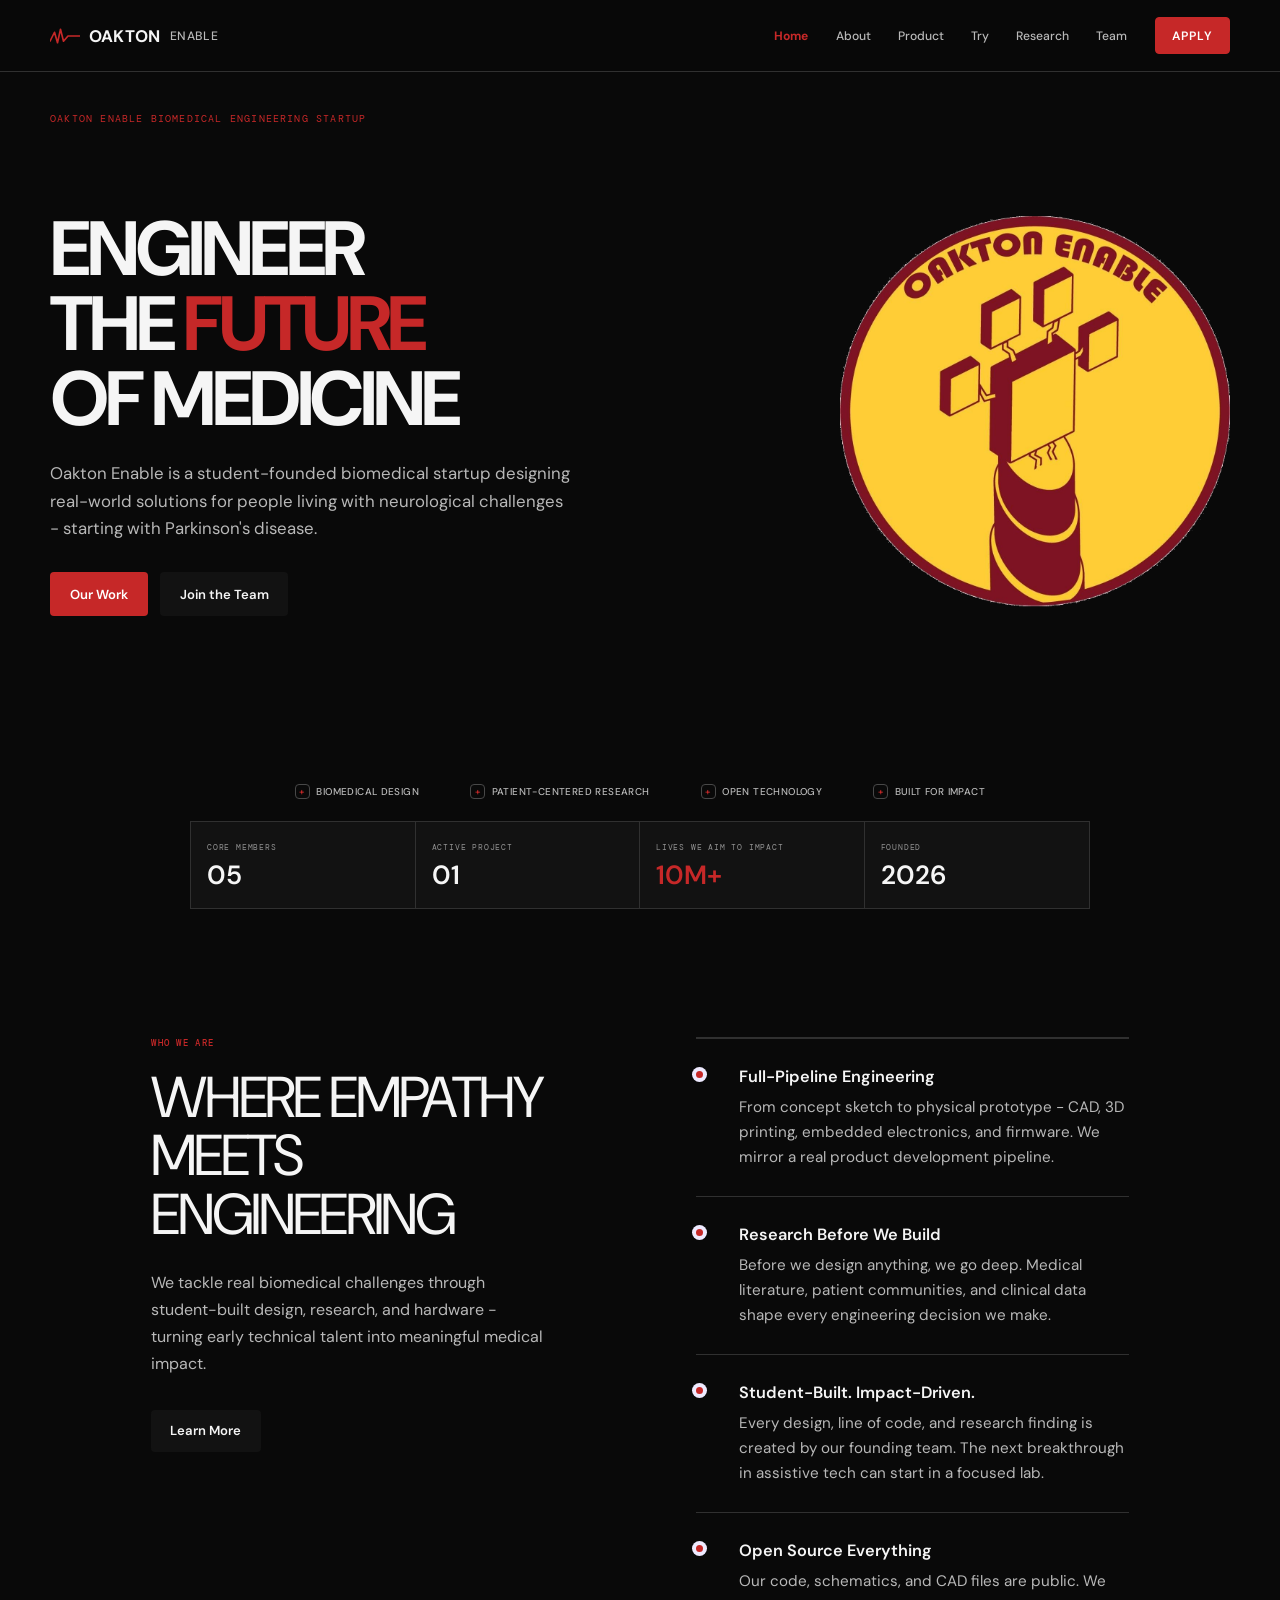
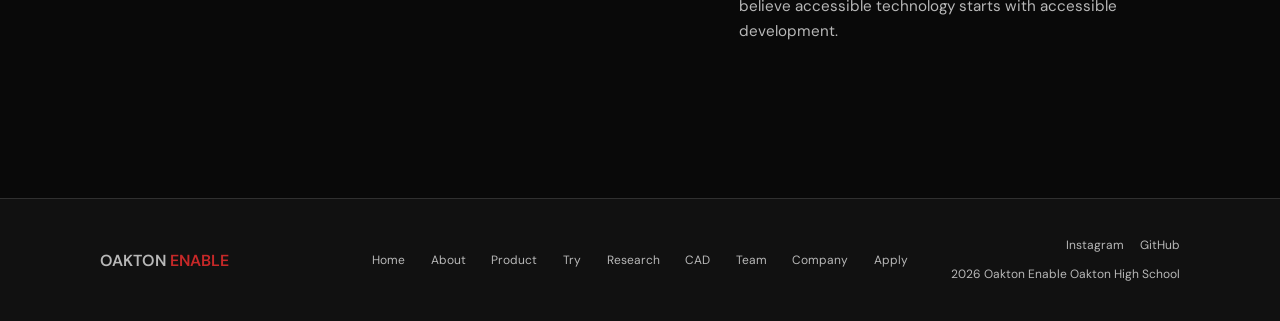
<file: index.html>
﻿<!DOCTYPE html>
<html lang="en">
<head>
<meta charset="UTF-8">
<meta name="viewport" content="width=device-width, initial-scale=1.0">
<title>Oakton Enable - Biomedical Engineering Startup</title>
<link rel="preconnect" href="https://fonts.googleapis.com">
<link href="https://fonts.googleapis.com/css2?family=DM+Sans:wght@400;500;600;700&family=DM+Mono:wght@400;500&family=DM+Serif+Display:ital@0;1&display=swap" rel="stylesheet">
<link rel="stylesheet" href="styles.css">
<style>
  *,*::before,*::after{margin:0;padding:0;box-sizing:border-box;}

  :root{
    --bg:#eef4f2;
    --panel:#f8fbfa;
    --panel2:#dfeae7;
    --ink:#102c3d;
    --muted:#536873;
    --dim:#71848b;
    --line:#cbdad7;
    --line2:#9fb6b6;
    --tremor:#9b3348;
    --tremor-dim:rgba(155,51,72,.32);
    --steady:#087f78;
    --steady-dim:rgba(8,127,120,.35);
    --disp:'DM Sans',sans-serif;
    --serif:'DM Sans',sans-serif;
    --mono:'DM Mono',monospace;
  }

  html{scroll-behavior:smooth;}
  body{
    font-family:var(--serif);
    background:
      radial-gradient(ellipse 60% 50% at 15% 0%, rgba(63,224,192,0.05), transparent 60%),
      radial-gradient(ellipse 55% 45% at 100% 20%, rgba(255,90,95,0.05), transparent 60%),
      var(--bg);
    background-attachment:fixed;
    color:var(--ink);
    overflow-x:hidden;
  }
  body::before{
    content:"";
    position:fixed; inset:0; z-index:0; pointer-events:none;
    background-image:
      linear-gradient(rgba(236,238,243,.022) 1px, transparent 1px),
      linear-gradient(90deg, rgba(236,238,243,.022) 1px, transparent 1px);
    background-size: 64px 64px;
  }

  ::selection{ background:var(--steady); color:#04140f; }
  :focus-visible{ outline:2px solid var(--steady); outline-offset:3px; }

  /* grain */
  body::after{
    content:""; position:fixed; inset:0; z-index:2; pointer-events:none;
    opacity:.035; mix-blend-mode:overlay;
    background-image:url("data:image/svg+xml,%3Csvg xmlns='http://www.w3.org/2000/svg' width='120' height='120'%3E%3Cfilter id='n'%3E%3CfeTurbulence type='fractalNoise' baseFrequency='0.9' numOctaves='2' stitchTiles='stitch'/%3E%3C/filter%3E%3Crect width='100%25' height='100%25' filter='url(%23n)'/%3E%3C/svg%3E");
  }

  /* scroll progress */
  #scroll-progress{
    position:fixed; top:64px; left:0; height:2px; width:0%; z-index:998;
    background:linear-gradient(90deg, var(--tremor), var(--steady));
    transition:width .08s linear;
  }
  @media (max-width:900px){ #scroll-progress{ top:64px; } }

  /* ── NAV ── */
  #nav{
    position:fixed; top:0; left:0; right:0; z-index:999;
    display:flex; align-items:center; justify-content:space-between;
    padding:0 2.75rem; height:64px;
    border-bottom:1px solid var(--line);
    background:rgba(10,12,16,0.88);
    backdrop-filter:blur(14px);
  }
  .nav-logo{
    display:flex; align-items:center; gap:.6rem;
    font-family:var(--disp); font-weight:600; font-size:1.02rem; letter-spacing:.02em;
    color:var(--ink); text-decoration:none; cursor:pointer;
  }
  .nav-logo .mark{ width:20px; height:14px; display:block; }
  .nav-logo .sub{ color:var(--dim); font-weight:400; }
  .nav-links{ display:flex; align-items:center; gap:2rem; list-style:none; }
  .nav-links a{
    color:var(--muted); text-decoration:none;
    font-family:var(--mono); font-size:.68rem; letter-spacing:.09em;
    text-transform:uppercase; cursor:pointer; transition:color .2s;
    position:relative; padding-bottom:2px;
  }
  .nav-links a::after{
    content:""; position:absolute; left:0; bottom:-3px; width:0; height:1px;
    background:var(--steady); transition:width .25s ease;
  }
  .nav-links a:hover{ color:var(--ink); }
  .nav-links a:hover::after, .nav-links a.active::after{ width:100%; }
  .nav-links a.active{ color:var(--steady); }
  .nav-apply{
    border:1px solid var(--tremor) !important; color:var(--tremor) !important;
    padding:.4rem 1rem; border-radius:2px;
  }
  .nav-apply::after{ display:none; }
  .nav-apply:hover{ background:var(--tremor) !important; color:#160506 !important; }
  .hamburger{ display:none; flex-direction:column; gap:5px; cursor:pointer; background:none; border:none; padding:4px; }
  .hamburger span{ display:block; width:22px; height:1.5px; background:var(--ink); }

  /* ── PAGE SYSTEM ── */
  .page{ display:none; min-height:100vh; position:relative; z-index:1; }
  .page.active{ display:block; animation:fadein .35s ease; }
  @keyframes fadein{ from{opacity:0;} to{opacity:1;} }

  .section{ padding:8rem 2.75rem; max-width:1080px; margin:0 auto; }
  .section-sm{ max-width:680px; }
  .eyebrow{
    font-family:var(--mono); font-size:.68rem; letter-spacing:.16em;
    text-transform:uppercase; color:var(--steady);
    margin-bottom:1.4rem; display:flex; align-items:center; gap:.6rem;
  }
  .eyebrow::before{ content:""; width:16px; height:1px; background:var(--steady); display:inline-block; }
  .display{
    font-family:var(--disp); font-weight:600;
    font-size:clamp(3rem, 6.6vw, 5.6rem);
    letter-spacing:-.01em; line-height:1.02; color:var(--ink);
  }
  .display em{ font-style:normal; color:var(--tremor); }
  .display-sm{
    font-family:var(--disp); font-weight:600;
    font-size:clamp(1.9rem, 3.6vw, 2.9rem); letter-spacing:-.01em; line-height:1.08;
  }
  .body-lg{ font-family:var(--serif); font-size:1.18rem; line-height:1.7; color:var(--muted); max-width:560px; font-weight:400;}
  .body-md{ font-family:var(--serif); font-size:1.02rem; line-height:1.75; color:var(--muted); }
  .rule{ border:none; border-top:1px solid var(--line); }

  .btn{
    display:inline-flex; align-items:center; gap:.5rem;
    font-family:var(--mono); font-size:.72rem; font-weight:500; letter-spacing:.09em;
    text-transform:uppercase; text-decoration:none;
    padding:.85rem 1.5rem; border-radius:2px;
    cursor:pointer; transition:all .2s; border:1px solid transparent;
  }
  .btn-steady{ background:var(--steady); color:#04140f; box-shadow:0 0 0 0 rgba(63,224,192,0); }
  .btn-steady:hover{ background:#7cf0d8; transform:translateY(-1px); box-shadow:0 6px 24px rgba(63,224,192,.22); }
  .btn-steady:active{ transform:translateY(0) scale(.97); box-shadow:0 2px 10px rgba(63,224,192,.18); }
  .btn-outline{ background:transparent; color:var(--ink); border-color:var(--line2); }
  .btn-outline:hover{ border-color:var(--steady); color:var(--steady); transform:translateY(-1px); }
  .btn-outline:active{ transform:translateY(0) scale(.97); }
  .btn{ transition:all .18s cubic-bezier(.2,.8,.3,1); }

  .reveal{ opacity:0; transform:translateY(30px); transition:opacity .8s cubic-bezier(.2,.75,.2,1), transform .8s cubic-bezier(.2,.75,.2,1); }
  .reveal.visible{ opacity:1; transform:translateY(0); }
  .reveal.delay-1{ transition-delay:.08s; }
  .reveal.delay-2{ transition-delay:.16s; }
  .reveal.delay-3{ transition-delay:.24s; }

  /* ── WAVEFORM SIGNATURE ── */
  .waveform-divider{ width:100%; display:block; }
  .waveform-divider path.tremor-line{ stroke:var(--tremor); }
  .waveform-divider path.steady-line{ stroke:var(--steady); }
  .wf-draw{
    stroke-dasharray: 900;
    stroke-dashoffset: 900;
    animation: draw 1.8s cubic-bezier(.3,.7,.2,1) forwards;
  }
  .wf-draw.d2{ animation-delay: 1.1s; }
  @keyframes draw{ to{ stroke-dashoffset:0; } }
  .tremor-line{ animation: draw 1.8s cubic-bezier(.3,.7,.2,1) forwards, wobble 3.6s ease-in-out 1.9s infinite; }
  @keyframes wobble{
    0%,100%{ transform:translateY(0); }
    50%{ transform:translateY(2.5px); }
  }
  .hero-spotlight{
    position:absolute; inset:0; z-index:1; pointer-events:none; opacity:0;
    background:radial-gradient(320px circle at var(--mx,50%) var(--my,50%), rgba(63,224,192,.10), transparent 65%);
    transition:opacity .4s ease;
  }
  .hero:hover .hero-spotlight{ opacity:1; }
  @media (prefers-reduced-motion: reduce){
    .wf-draw, .tremor-line{ animation:none; stroke-dashoffset:0; }
    .reveal{ opacity:1; transform:none; transition:none; }
    .hero-spotlight{ display:none; }
  }

  /* ── READOUT STRIP ── */
  .readout-strip{
    display:grid; grid-template-columns:repeat(4,1fr);
    border-top:1px solid var(--line); border-bottom:1px solid var(--line);
  }
  .readout-cell{
    padding:2.6rem 2rem; border-right:1px solid var(--line);
    position:relative; transition:background .3s;
  }
  .readout-cell:hover{ background:rgba(63,224,192,0.035); }
  .readout-cell:last-child{ border-right:none; }
  .readout-tag{ font-family:var(--mono); font-size:.62rem; color:var(--dim); text-transform:uppercase; letter-spacing:.1em; margin-bottom:.6rem;}
  .readout-num{ font-family:var(--disp); font-size:2.6rem; font-weight:600; color:var(--ink); line-height:1; font-variant-numeric:tabular-nums; }
  .readout-num .u{ font-family:var(--mono); font-size:1rem; color:var(--steady); font-weight:500; }

  /* ── SPLIT / FEATURE LIST ── */
  .split{ display:grid; grid-template-columns:1fr 1fr; gap:5rem; align-items:start; }
  .split-sticky{ position:sticky; top:110px; }
  .feat-list{ display:flex; flex-direction:column; }
  .feat-item{ padding:1.9rem 0; border-top:1px solid var(--line); display:grid; grid-template-columns:1.4rem 1fr; gap:1.3rem; }
  .feat-mark{ font-family:var(--mono); font-size:.9rem; color:var(--steady); padding-top:.15rem; }
  .feat-title{ font-family:var(--disp); font-size:1rem; font-weight:600; color:var(--ink); margin-bottom:.5rem; }
  .feat-body{ font-family:var(--serif); font-size:.95rem; color:var(--muted); line-height:1.68; }

  /* ── INSTRUMENT CARD ── corner-bracket panel motif ── */
  .icard{
    position:relative; background:var(--panel);
    border:1px solid var(--line); padding:1.6rem;
    transition:transform .25s cubic-bezier(.2,.8,.3,1), border-color .25s, box-shadow .25s;
  }
  .icard:hover{
    transform:translateY(-4px);
    border-color:var(--line2);
    box-shadow:0 16px 36px rgba(0,0,0,.35);
  }
  .icard::before, .icard::after{
    content:""; position:absolute; width:11px; height:11px;
    border:1px solid var(--steady-dim); transition:border-color .25s;
  }
  .icard:hover::before, .icard:hover::after{ border-color:var(--steady); }
  .icard::before{ top:-1px; left:-1px; border-right:none; border-bottom:none; }
  .icard::after{ bottom:-1px; right:-1px; border-left:none; border-top:none; }
  .icard .icard-icon{ font-size:1.25rem; margin-bottom:.85rem; transition:transform .3s ease; }
  .icard:hover .icard-icon{ transform:scale(1.12); }
  .icard h4{ font-family:var(--disp); font-size:.98rem; color:var(--ink); margin-bottom:.55rem; font-weight:600; }
  .icard p{ font-family:var(--serif); font-size:.92rem; color:var(--muted); line-height:1.65; }

  /* ── HERO ── */
  .hero{
    min-height:100vh; display:flex; flex-direction:column; justify-content:flex-end;
    padding:0 2.75rem 4.5rem; position:relative; overflow:hidden;
  }
  .hero-badge{
    position:absolute; top:100px; left:2.75rem;
    font-family:var(--mono); font-size:.66rem; color:var(--dim);
    letter-spacing:.13em; text-transform:uppercase;
    border-left:2px solid var(--tremor); padding-left:.75rem; z-index:2;
  }
  .hero-wf{ position:absolute; left:0; right:0; top:38%; z-index:0; opacity:.9; }
  .hero-content{ position:relative; z-index:2; max-width:820px; }
  .hero h1{
    font-family:var(--disp); font-weight:700;
    font-size:clamp(3.4rem, 8.2vw, 6.6rem);
    letter-spacing:-.02em; line-height:.98; color:var(--ink); margin-bottom:1.8rem;
  }
  .hero h1 em{ font-style:normal; color:var(--tremor); }
  .hero-sub{ font-family:var(--serif); font-size:1.12rem; color:var(--muted); line-height:1.7; max-width:520px; margin-bottom:2.4rem; }
  .hero-btns{ display:flex; gap:1rem; flex-wrap:wrap; }
  .hero-caption{
    position:absolute; right:2.75rem; bottom:4.5rem; z-index:2;
    font-family:var(--mono); font-size:.66rem; color:var(--dim); text-align:right;
    line-height:1.8; letter-spacing:.04em; max-width:220px;
  }
  .hero-caption b{ color:var(--steady); font-weight:500; }

  /* ── WHO WE ARE ── */
  /* uses .split / .feat-list above */

  /* ── PRODUCT ── */
  .product-shell{ background:var(--panel); border:1px solid var(--line); padding:2rem; }
  .product-tabs{ display:flex; gap:.6rem; flex-wrap:wrap; margin:0 0 1.75rem; border-bottom:1px solid var(--line); padding-bottom:1.5rem;}
  .product-tab{
    border:1px solid var(--line); background:transparent; color:var(--muted);
    padding:.6rem 1rem; cursor:pointer; font-family:var(--mono); font-size:.66rem;
    letter-spacing:.1em; text-transform:uppercase; transition:all .2s;
  }
  .product-tab.active, .product-tab:hover{ color:var(--bg); background:var(--steady); border-color:var(--steady); }
  .product-panel{ display:none; animation:fadein .3s ease; }
  .product-panel.active{ display:block; }
  .product-card-grid{ display:grid; grid-template-columns:repeat(3,1fr); gap:1rem; margin-bottom:1.5rem; }
  .product-quote{ border-left:2px solid var(--tremor); padding-left:1.2rem; color:var(--ink); font-family:var(--serif); font-style:italic; line-height:1.8; font-size:1rem; }
  .product-hero{ border:1px solid var(--line); padding:1.9rem; background:var(--panel2); margin-bottom:1.5rem; }
  .product-hero h3{ font-family:var(--disp); font-size:1.25rem; font-weight:600; color:var(--ink); margin-bottom:.75rem; }
  .product-hero p{ font-family:var(--serif); color:var(--muted); line-height:1.78; }
  .future-grid{ display:grid; grid-template-columns:repeat(2,1fr); gap:1rem; }
  .future-item{ border:1px solid var(--line); padding:1.4rem; background:var(--panel2); transition:border-color .25s, transform .25s; }
  .future-item:hover{ border-color:var(--tremor-dim); transform:translateY(-3px); }
  .future-tag{ font-family:var(--mono); font-size:.62rem; letter-spacing:.12em; text-transform:uppercase; color:var(--tremor); margin-bottom:.85rem; display:block; }
  .future-item h4{ font-family:var(--disp); font-size:.98rem; color:var(--ink); margin-bottom:.4rem; font-weight:600; }
  .future-item p{ font-family:var(--serif); font-size:.9rem; color:var(--muted); line-height:1.65; }

  .steps-grid{ display:grid; grid-template-columns:repeat(4,1fr); border:1px solid var(--line); margin-bottom:1.6rem; }
  .step-cell{ padding:2rem 1.5rem; border-right:1px solid var(--line); transition:background .25s; }
  .step-cell:hover{ background:rgba(63,224,192,0.035); }
  .step-cell:last-child{ border-right:none; }
  .step-tag{ font-family:var(--mono); font-size:.6rem; color:var(--steady); letter-spacing:.12em; text-transform:uppercase; margin-bottom:.9rem; }
  .step-title{ font-family:var(--disp); font-weight:600; font-size:.92rem; margin-bottom:.55rem; color:var(--ink); }
  .step-body{ font-family:var(--serif); font-size:.87rem; color:var(--muted); line-height:1.62; }
  .live-tag{ display:inline-flex; align-items:center; gap:.5rem; border:1px solid var(--tremor-dim); padding:.45rem 1rem; font-family:var(--mono); font-size:.64rem; color:var(--tremor); text-transform:uppercase; letter-spacing:.1em; }
  .dot{ width:6px; height:6px; border-radius:50%; background:var(--tremor); animation:pulse 2s infinite; }
  @keyframes pulse{ 0%,100%{opacity:1;} 50%{opacity:.25;} }

  /* ── TEAM ── */
  .team-grid{ display:grid; grid-template-columns:repeat(2,1fr); gap:1px; background:var(--line); border:1px solid var(--line); }
  .member{ background:var(--bg); padding:2.4rem; transition:background .25s; }
  .member:hover{ background:var(--panel); }
  .member-init{ font-family:var(--disp); font-weight:700; font-size:2.1rem; color:var(--dim); margin-bottom:1.1rem; letter-spacing:.02em; }
  .member-name{ font-family:var(--disp); font-weight:600; font-size:1.05rem; margin-bottom:.3rem; color:var(--ink); }
  .member-role{ font-family:var(--mono); font-size:.66rem; color:var(--steady); letter-spacing:.08em; text-transform:uppercase; margin-bottom:1rem; }
  .member-bio{ font-family:var(--serif); font-size:.94rem; color:var(--muted); line-height:1.72; }
  .member-tags{ display:flex; gap:.4rem; flex-wrap:wrap; margin-top:1.1rem; }
  .tag{ font-family:var(--mono); font-size:.63rem; color:var(--dim); border:1px solid var(--line); padding:.22rem .55rem; }

  .join-cta-block{ border:1px solid var(--line); padding:4.5rem 3.5rem; text-align:center; background:var(--panel); position:relative; }
  .join-cta-block::before, .join-cta-block::after{ content:""; position:absolute; width:14px; height:14px; border:1px solid var(--steady-dim); }
  .join-cta-block::before{ top:-1px; left:-1px; border-right:none; border-bottom:none; }
  .join-cta-block::after{ bottom:-1px; right:-1px; border-left:none; border-top:none; }
  .join-cta-block h3{ font-family:var(--disp); font-weight:700; font-size:2.4rem; letter-spacing:-.01em; margin-bottom:1rem; }
  .join-cta-block p{ font-family:var(--serif); color:var(--muted); max-width:420px; margin:0 auto 2.2rem; line-height:1.72; font-size:.98rem; }
  .join-fine{ margin-top:1.1rem; color:var(--dim); font-size:.72rem; font-family:var(--mono); letter-spacing:.03em; }

  /* ── COMING SOON / STATUS ── */
  .soon-status{ font-family:var(--mono); font-size:.7rem; color:var(--tremor); letter-spacing:.1em; text-transform:uppercase; display:flex; align-items:center; gap:.5rem; margin-bottom:2rem; }
  .soon-list{ margin:2.2rem 0; padding:1.9rem; border:1px solid var(--line); background:var(--panel); }
  .soon-list h4{ font-family:var(--disp); font-weight:600; font-size:.9rem; margin-bottom:1rem; color:var(--ink); }
  .soon-list ul{ list-style:none; color:var(--muted); font-family:var(--serif); font-size:.94rem; line-height:2; }

  /* ── DETAILS / SOCIAL GRIDS ── */
  .details-grid, .social-row{ display:grid; grid-template-columns:repeat(3,1fr); gap:1px; background:var(--line); border:1px solid var(--line); margin-bottom:3.5rem; }
  .detail-cell, .social-cell{ background:var(--bg); padding:2.2rem; transition:background .25s; }
  .detail-cell:hover, .social-cell:hover{ background:var(--panel); }
  .social-cell{ text-align:center; text-decoration:none; color:inherit; display:block; }
  .detail-icon, .sc-icon{ font-size:1.3rem; margin-bottom:.9rem; }
  .detail-label{ font-family:var(--mono); font-size:.62rem; color:var(--steady); letter-spacing:.1em; text-transform:uppercase; margin-bottom:.4rem; }
  .detail-val, .sc-name{ font-family:var(--disp); font-weight:600; font-size:.98rem; color:var(--ink); margin-bottom:.55rem; }
  .detail-body{ font-family:var(--serif); font-size:.88rem; color:var(--muted); line-height:1.65; }
  .sc-handle{ font-family:var(--mono); font-size:.72rem; color:var(--steady); }
  .sc-note{ font-family:var(--serif); font-size:.82rem; color:var(--muted); margin-top:.45rem; }

  /* ── FOOTER ── */
  footer{ border-top:1px solid var(--line); padding:2.75rem; position:relative; z-index:1; }
  .footer-inner{ max-width:1080px; margin:0 auto; display:grid; grid-template-columns:1fr auto 1fr; align-items:center; gap:2rem; }
  .footer-logo{ font-family:var(--disp); font-weight:600; font-size:1rem; color:var(--ink); cursor:pointer; }
  .footer-logo span{ color:var(--tremor); }
  .footer-nav{ display:flex; gap:1.6rem; justify-content:center; }
  .footer-nav a{ color:var(--dim); text-decoration:none; font-size:.68rem; cursor:pointer; transition:color .2s; text-transform:uppercase; letter-spacing:.07em; font-family:var(--mono); }
  .footer-nav a:hover{ color:var(--steady); }
  .footer-right{ text-align:right; color:var(--dim); font-size:.68rem; font-family:var(--mono); line-height:1.8; }
  .footer-socials{ display:flex; gap:1rem; justify-content:flex-end; margin-bottom:.5rem; }
  .footer-socials a{ color:var(--dim); text-decoration:none; font-size:.68rem; transition:color .2s; }
  .footer-socials a:hover{ color:var(--steady); }

  blockquote{ border-left:2px solid var(--tremor); padding-left:1.75rem; }
  blockquote p{ font-family:var(--serif); font-size:1.2rem; line-height:1.65; color:var(--ink); font-weight:400; font-style:italic; }

  /* ── RESPONSIVE ── */
  @media (max-width:900px){
    .readout-strip{ grid-template-columns:repeat(2,1fr); }
    .split{ grid-template-columns:1fr; gap:2.75rem; }
    .split-sticky{ position:static; }
    .product-card-grid{ grid-template-columns:1fr; }
    .steps-grid{ grid-template-columns:1fr 1fr; }
    .step-cell:nth-child(2){ border-right:none; }
    .step-cell:nth-child(3){ border-top:1px solid var(--line); }
    .step-cell:nth-child(4){ border-top:1px solid var(--line); border-right:none; }
    .future-grid{ grid-template-columns:1fr; }
    .team-grid, .details-grid, .social-row{ grid-template-columns:1fr; }
    .footer-inner{ grid-template-columns:1fr; text-align:center; gap:1.4rem; }
    .footer-nav{ flex-wrap:wrap; }
    .footer-right{ text-align:center; }
    .footer-socials{ justify-content:center; }
    .hero{ padding:0 1.4rem 3.5rem; }
    .hero-badge{ left:1.4rem; }
    .hero-caption{ display:none; }
    .section{ padding:5rem 1.4rem; }
    #nav{ padding:0 1.4rem; }
    .nav-links{ display:none; position:absolute; top:64px; left:0; right:0; background:rgba(10,12,16,.98); flex-direction:column; padding:1rem 1.4rem; border-bottom:1px solid var(--line); gap:.9rem; }
    .nav-links.open{ display:flex; }
    .hamburger{ display:flex; }
    .join-cta-block{ padding:3rem 1.6rem; }
  }

  /* ══════════ BOOT / CALIBRATION SEQUENCE ══════════ */
  #boot-overlay{
    position:fixed; inset:0; z-index:10000;
    background:var(--bg); display:flex; align-items:center; justify-content:center;
    flex-direction:column; gap:1.6rem; transition:opacity .7s ease;
  }
  #boot-overlay.hide{ opacity:0; pointer-events:none; }
  .boot-wf{ width:min(420px, 70vw); height:70px; }
  .boot-status{
    font-family:var(--mono); font-size:.72rem; letter-spacing:.16em; text-transform:uppercase;
    color:var(--muted); min-height:1.2em;
  }
  .boot-status .ok{ color:var(--steady); }
  .boot-bar{ width:min(280px, 60vw); height:2px; background:var(--line); position:relative; overflow:hidden; }
  .boot-bar-fill{ position:absolute; left:0; top:0; bottom:0; width:0%; background:linear-gradient(90deg,var(--tremor),var(--steady)); transition:width .25s linear; }
  .boot-pct{ font-family:var(--mono); font-size:.62rem; color:var(--dim); letter-spacing:.1em; }

  /* ══════════ CUSTOM CURSOR ══════════ */
  body.cc-on, body.cc-on *{ cursor:none !important; }
  #cc-dot, #cc-ring{
    position:fixed; top:0; left:0; z-index:9998; pointer-events:none;
    border-radius:50%; transform:translate(-50%,-50%);
  }
  #cc-dot{ width:5px; height:5px; background:var(--steady); }
  #cc-ring{
    width:30px; height:30px; border:1px solid var(--steady-dim);
    transition:width .18s ease, height .18s ease, border-color .18s ease, background .18s ease;
  }
  #cc-ring::before, #cc-ring::after{
    content:""; position:absolute; background:var(--steady-dim);
  }
  #cc-ring.active{ width:50px; height:50px; border-color:var(--tremor); background:rgba(255,90,95,.06); }

  /* ══════════ MAGNETIC BUTTONS ══════════ */
  .btn{ transform:translate(var(--mx,0), var(--my,0)) translateY(0); }
  .btn:hover{ transform:translate(var(--mx,0), var(--my,0)) translateY(-1px); }
  .btn:active{ transform:translate(var(--mx,0), var(--my,0)) translateY(0) scale(.97); }

  /* ══════════ COMMAND PALETTE ══════════ */
  .cmdk-hint{
    display:flex; align-items:center; gap:.4rem;
    font-family:var(--mono); font-size:.64rem; color:var(--dim);
    border:1px solid var(--line); padding:.4rem .65rem; letter-spacing:.05em;
    cursor:pointer; transition:border-color .2s, color .2s; background:transparent;
  }
  .cmdk-hint:hover{ border-color:var(--steady-dim); color:var(--steady); }
  .cmdk-hint kbd{ font-family:var(--mono); background:var(--panel2); border:1px solid var(--line2); padding:.05rem .3rem; border-radius:2px; font-size:.6rem; }
  #cmdk-overlay{
    position:fixed; inset:0; z-index:9999; background:rgba(6,7,9,.72); backdrop-filter:blur(4px);
    display:none; align-items:flex-start; justify-content:center; padding-top:14vh;
  }
  #cmdk-overlay.open{ display:flex; }
  .cmdk-box{
    width:min(480px, 90vw); background:var(--panel); border:1px solid var(--line2);
    box-shadow:0 30px 80px rgba(0,0,0,.55);
  }
  .cmdk-input-row{ display:flex; align-items:center; gap:.75rem; padding:1rem 1.2rem; border-bottom:1px solid var(--line); }
  .cmdk-input-row .glyph{ color:var(--steady); font-family:var(--mono); }
  #cmdk-input{
    flex:1; background:none; border:none; outline:none; color:var(--ink);
    font-family:var(--mono); font-size:.9rem; letter-spacing:.02em;
  }
  #cmdk-input::placeholder{ color:var(--dim); }
  .cmdk-list{ max-height:320px; overflow-y:auto; padding:.5rem; }
  .cmdk-item{
    display:flex; align-items:center; justify-content:space-between;
    padding:.75rem .9rem; cursor:pointer; font-family:var(--disp); font-weight:500;
    font-size:.9rem; color:var(--muted); border-left:2px solid transparent;
  }
  .cmdk-item .k{ font-family:var(--mono); font-size:.62rem; color:var(--dim); text-transform:uppercase; letter-spacing:.08em; }
  .cmdk-item.sel{ background:rgba(63,224,192,.06); color:var(--ink); border-left-color:var(--steady); }
  .cmdk-item.sel .k{ color:var(--steady); }
  .cmdk-empty{ padding:1.5rem; text-align:center; font-family:var(--mono); font-size:.72rem; color:var(--dim); }

  /* ══════════ STABILIZER DEMO ══════════ */
  .demo-block{ border:1px solid var(--line); background:var(--panel2); padding:1.6rem; margin-bottom:1.6rem; }
  .demo-head{ display:flex; align-items:center; justify-content:space-between; flex-wrap:wrap; gap:1rem; margin-bottom:1rem; }
  .demo-title{ font-family:var(--disp); font-weight:600; font-size:1rem; color:var(--ink); }
  .demo-sub{ font-family:var(--serif); font-size:.85rem; color:var(--muted); margin-top:.3rem; }
  .demo-toggle{
    display:flex; border:1px solid var(--line2); font-family:var(--mono); font-size:.65rem;
    text-transform:uppercase; letter-spacing:.08em; overflow:hidden;
  }
  .demo-toggle button{
    background:transparent; border:none; color:var(--muted); padding:.55rem 1rem; cursor:pointer; transition:all .2s;
  }
  .demo-toggle button.on{ background:var(--steady); color:#04140f; }
  .demo-canvas-wrap{ position:relative; border:1px solid var(--line); background:#070a0d; }
  .demo-canvas-wrap::before{
    content:""; position:absolute; inset:0; pointer-events:none; opacity:.5;
    background-image:linear-gradient(rgba(63,224,192,.05) 1px, transparent 1px), linear-gradient(90deg, rgba(63,224,192,.05) 1px, transparent 1px);
    background-size:24px 24px;
  }
  #demo-canvas{ display:block; width:100%; height:220px; touch-action:none; cursor:crosshair; }
  .demo-placeholder{
    position:absolute; inset:0; display:flex; align-items:center; justify-content:center;
    font-family:var(--mono); font-size:.72rem; color:var(--dim); letter-spacing:.06em;
    text-transform:uppercase; pointer-events:none; text-align:center; padding:1rem;
  }
  .demo-placeholder.hidden{ display:none; }
  .demo-legend{ display:flex; gap:1.5rem; margin-top:1rem; flex-wrap:wrap; }
  .demo-legend span{ display:flex; align-items:center; gap:.5rem; font-family:var(--mono); font-size:.65rem; color:var(--muted); text-transform:uppercase; letter-spacing:.06em; }
  .demo-legend .sw{ width:14px; height:2px; display:inline-block; }
  .sw-tremor{ background:var(--tremor); }
  .sw-steady{ background:var(--steady); }

  @media (max-width:640px){
    .cmdk-hint{ display:none; }
  }

  /* ══════════ AMBIENT SIGNAL FIELD ══════════ */
  #bg-signal{ position:fixed; inset:0; z-index:0; pointer-events:none; }

  /* ══════════ PAGE TRANSITION SWEEP ══════════ */
  #sweep{
    position:fixed; inset:0; z-index:9996; pointer-events:none;
    opacity:0;
  }
  #sweep .line{
    position:absolute; left:0; right:0; height:2px; top:-2px;
    background:linear-gradient(90deg, transparent, var(--steady), var(--tremor), transparent);
    box-shadow:0 0 24px 2px rgba(63,224,192,.5);
  }
  #sweep.go{ animation: sweepFade .5s ease forwards; }
  #sweep.go .line{ animation: sweepMove .5s cubic-bezier(.6,0,.3,1) forwards; }
  @keyframes sweepFade{ 0%{opacity:0;} 12%{opacity:1;} 88%{opacity:1;} 100%{opacity:0;} }
  @keyframes sweepMove{ 0%{ top:-2px; } 100%{ top:100%; } }

  /* ══════════ SIGNAL HUD ══════════ */
  #hud{
    position:fixed; left:1.25rem; bottom:1.25rem; z-index:500;
    font-family:var(--mono); font-size:.6rem; color:var(--dim);
    background:rgba(10,12,16,.72); backdrop-filter:blur(8px);
    border:1px solid var(--line); padding:.6rem .75rem;
    display:flex; align-items:center; gap:.65rem;
    letter-spacing:.05em; user-select:none;
  }
  #hud .hud-label{ text-transform:uppercase; color:var(--muted); line-height:1.6; }
  #hud .hud-label b{ color:var(--steady); font-weight:500; }
  #hud canvas{ display:block; width:76px; height:26px; }
  @media (max-width:900px){ #hud{ display:none; } }

  /* ══════════ TEAM VITALS ══════════ */
  .vitals-row{ display:flex; align-items:center; gap:.6rem; margin-top:1.2rem; padding-top:1.1rem; border-top:1px solid var(--line); }
  .vitals-row canvas{ width:100px; height:28px; display:block; }
  .vitals-tag{ font-family:var(--mono); font-size:.6rem; color:var(--dim); text-transform:uppercase; letter-spacing:.08em; display:flex; align-items:center; gap:.4rem; }
  .vitals-tag .vdot{ width:5px; height:5px; border-radius:50%; background:var(--steady); animation:pulse 2.4s infinite; }

  /* ══════════ PARTICLE BURST LAYER ══════════ */
  #burst-canvas{ position:fixed; inset:0; z-index:9995; pointer-events:none; }

  /* ══════════ EASTER EGG FLASH ══════════ */
  #egg-flash{
    position:fixed; inset:0; z-index:9997; pointer-events:none;
    display:flex; align-items:center; justify-content:center;
    opacity:0;
  }
  #egg-flash.show{ animation:eggFade 1.7s ease forwards; }
  #egg-flash span{
    font-family:var(--mono); font-size:.9rem; letter-spacing:.2em; text-transform:uppercase;
    color:var(--steady); text-shadow:0 0 20px rgba(63,224,192,.6);
  }
  @keyframes eggFade{ 0%{opacity:0;} 15%{opacity:1;} 75%{opacity:1;} 100%{opacity:0;} }

  /* ══════════ ACHIEVEMENT TOAST ══════════ */
  #achievement-toast{
    position:fixed; right:1.25rem; bottom:1.25rem; z-index:9994;
    background:var(--panel); border:1px solid var(--steady-dim);
    padding:1.1rem 1.4rem; max-width:280px;
    box-shadow:0 20px 50px rgba(0,0,0,.5);
    transform:translateX(120%); opacity:0;
    transition:transform .5s cubic-bezier(.2,.8,.2,1), opacity .5s;
  }
  #achievement-toast.show{ transform:translateX(0); opacity:1; }
  #achievement-toast .ach-title{ font-family:var(--disp); font-weight:600; font-size:.92rem; color:var(--steady); margin-bottom:.4rem; }
  #achievement-toast .ach-sub{ font-family:var(--serif); font-size:.82rem; color:var(--muted); line-height:1.55; }

  /* ══════════ SOUND TOGGLE STATE ══════════ */
  #sound-toggle.on kbd{ background:var(--steady); color:#04140f; border-color:var(--steady); }

  /* ══════════ ACCESSIBILITY / DIAGNOSTIC MODE ══════════ */
  .a11y-btn{
    display:flex; align-items:center; gap:.4rem;
    font-family:var(--mono); font-size:.64rem; color:var(--dim);
    border:1px solid var(--line); padding:.4rem .65rem; letter-spacing:.05em;
    cursor:pointer; transition:border-color .2s, color .2s; background:transparent;
  }
  .a11y-btn:hover{ border-color:var(--tremor-dim); color:var(--tremor); }
  .a11y-btn.on{ border-color:var(--tremor); color:var(--tremor); background:rgba(255,90,95,.08); }

  body.diagnostic-mode{ --muted:#c2c5d1; --dim:#8b92a6; }
  body.diagnostic-mode .reveal{ opacity:1 !important; transform:none !important; transition:none !important; }
  body.diagnostic-mode #bg-signal,
  body.diagnostic-mode #burst-canvas,
  body.diagnostic-mode #cc-dot,
  body.diagnostic-mode #cc-ring,
  body.diagnostic-mode #hud,
  body.diagnostic-mode .tremor-line,
  body.diagnostic-mode .wf-draw{ display:none !important; }
  body.diagnostic-mode.cc-on, body.diagnostic-mode.cc-on *{ cursor:auto !important; }
  body.diagnostic-mode{ font-size:105%; }
  body.diagnostic-mode :focus-visible{ outline:3px solid var(--steady); outline-offset:3px; }
  body.diagnostic-mode .btn, body.diagnostic-mode a{ text-underline-offset:3px; }
  #a11y-banner{
    display:none; position:fixed; top:64px; left:0; right:0; z-index:997;
    background:var(--steady); color:#04140f; text-align:center;
    font-family:var(--mono); font-size:.68rem; letter-spacing:.08em; text-transform:uppercase;
    padding:.5rem; z-index:996;
  }
  body.diagnostic-mode #a11y-banner{ display:block; }

  /* ══════════ RESEARCH PAGE ══════════ */
  .paper-grid{ display:flex; flex-direction:column; gap:1px; background:var(--line); border:1px solid var(--line); margin-bottom:3rem; }
  .paper-row{ background:var(--bg); padding:1.8rem 2rem; display:grid; grid-template-columns:auto 1fr auto; gap:1.5rem; align-items:center; transition:background .25s; }
  .paper-row:hover{ background:var(--panel); }
  .paper-status{ font-family:var(--mono); font-size:.6rem; text-transform:uppercase; letter-spacing:.08em; padding:.35rem .7rem; border:1px solid var(--line2); color:var(--muted); white-space:nowrap; }
  .paper-status.active{ color:var(--steady); border-color:var(--steady-dim); }
  .paper-info h4{ font-family:var(--disp); font-weight:600; font-size:.98rem; color:var(--ink); margin-bottom:.35rem; }
  .paper-info p{ font-family:var(--serif); font-size:.86rem; color:var(--muted); line-height:1.6; }
  .paper-tags{ display:flex; gap:.4rem; flex-wrap:wrap; justify-self:end; }
  @media (max-width:700px){ .paper-row{ grid-template-columns:1fr; } .paper-tags{ justify-self:start; } }

  .method-grid{ display:grid; grid-template-columns:repeat(2,1fr); gap:1rem; margin-bottom:3rem; }
  @media (max-width:700px){ .method-grid{ grid-template-columns:1fr; } }

  /* ── OAKTON ENABLE / STARTUP SYSTEM ── */
  :root{
    --bg:#eef4f2;
    --panel:#f8fbfa;
    --panel2:#dfeae7;
    --ink:#102c3d;
    --muted:#536873;
    --dim:#71848b;
    --line:#cbdad7;
    --line2:#9fb6b6;
    --tremor:#9b3348;
    --tremor-dim:rgba(155,51,72,.32);
    --steady:#087f78;
    --steady-dim:rgba(8,127,120,.35);
    --disp:'DM Sans',sans-serif;
    --serif:'DM Sans',sans-serif;
    --mono:'DM Mono',monospace;
  }

  body{
    background:var(--bg);
    color:var(--ink);
    letter-spacing:0;
  }
  html{overflow-x:hidden;}
  body::before, body::after, #bg-signal, #burst-canvas, #hud, #cc-dot, #cc-ring, #egg-flash, #achievement-toast{display:none!important;}
  body.cc-on, body.cc-on *{cursor:auto!important;}
  ::selection{background:var(--steady);color:#fff;}
  :focus-visible{outline:2px solid var(--steady);outline-offset:4px;}
  #boot-overlay{display:none!important;}
  #sweep{display:none;}
  #scroll-progress{top:72px;height:3px;background:var(--steady);}

  #nav{
    height:72px;padding:0 max(2rem, calc((100vw - 1180px) / 2));
    background:rgba(251,250,247,.96);border-bottom:1px solid var(--line);
    backdrop-filter:blur(12px);box-shadow:none!important;
  }
  .nav-logo{font-size:1rem;letter-spacing:-.03em;color:var(--ink);gap:.5rem;}
  .nav-logo .mark{display:none;}
  .nav-logo::before{content:'';display:block;width:28px;height:28px;background:var(--steady);}
  .nav-logo .sub{color:var(--muted);font-weight:500;}
  .nav-links{gap:1.4rem;}
  .nav-links a{font-family:var(--disp);font-size:.78rem;letter-spacing:0;text-transform:none;color:var(--muted);padding-bottom:0;}
  .nav-links a::after{display:none;}
  .nav-links a:hover,.nav-links a.active{color:var(--ink);}
  .nav-links a.active{font-weight:700;}
  .nav-apply{padding:.6rem 1rem!important;background:var(--steady);border-color:var(--steady)!important;color:#fff!important;border-radius:3px;}
  .nav-apply:hover{background:#d95316!important;color:#fff!important;}
  .cmdk-hint,.a11y-btn{display:none!important;}
  .hamburger span{background:var(--ink);}

  .page{background:var(--bg);}
  .section{max-width:1180px;padding:7rem max(2rem, 4vw);}
  .section-sm{max-width:820px;}
  .eyebrow{font-family:var(--mono);font-size:.68rem;letter-spacing:.08em;color:var(--steady);margin-bottom:1.2rem;}
  .eyebrow::before{display:none;}
  .display,.display-sm,.hero h1{font-family:var(--disp);letter-spacing:-.065em;color:var(--ink);font-weight:700;}
  .display{font-size:clamp(3.3rem,7vw,6.5rem);line-height:.96;}
  .display-sm{font-size:clamp(2rem,3.7vw,3.2rem);line-height:1.02;}
  .display em,.hero h1 em{color:var(--steady);}
  .body-lg,.body-md,.hero-sub,.feat-body,.icard p,.product-hero p,.future-item p,.step-body,.member-bio,.detail-body,.sc-note,.join-cta-block p,.soon-list ul,.paper-info p{font-family:var(--disp);color:var(--muted);}
  .body-lg{font-size:1.18rem;line-height:1.6;}
  .body-md{font-size:1rem;line-height:1.7;}
  .rule{border-color:var(--line);}
  .btn{font-family:var(--disp);font-size:.82rem;letter-spacing:0;text-transform:none;border-radius:3px;padding:.85rem 1.2rem;font-weight:600;}
  .btn-steady{background:var(--steady);color:#fff;}
  .btn-steady:hover{background:#d95316;box-shadow:0 8px 18px rgba(242,101,34,.18);}
  .btn-outline{border-color:var(--line2);color:var(--ink);background:#fff;}
  .btn-outline:hover{border-color:var(--ink);color:var(--ink);background:var(--panel2);}

  .hero{min-height:680px;padding:9rem max(2rem, 4vw) 6rem;justify-content:center;background:var(--bg);}
  .hero::after{content:'';position:absolute;right:max(3rem,8vw);bottom:5rem;width:min(31vw,360px);aspect-ratio:1;background:url('Oakton_Enable_Image.jpg') center/cover no-repeat;mix-blend-mode:multiply;opacity:.96;}
  .hero-badge{top:118px;left:max(2rem, 4vw);border:0;padding:0;color:var(--muted);font-family:var(--mono);font-size:.68rem;letter-spacing:.04em;}
  .hero-wf,.hero-spotlight,.hero-caption{display:none;}
  .hero-content{max-width:760px;}
  .hero h1{font-size:clamp(4rem,9vw,8.5rem);line-height:.88;margin-bottom:2rem;max-width:850px;}
  .hero-sub{font-size:1.18rem;line-height:1.6;max-width:540px;margin-bottom:2rem;}
  .hero-btns{gap:.75rem;}

  .readout-strip{max-width:1180px;margin:0 auto;border:1px solid var(--line);border-left:0;border-right:0;grid-template-columns:repeat(4,1fr);}
  .readout-cell{padding:1.8rem 1.4rem;border-color:var(--line);}
  .readout-cell:hover{background:var(--panel2);}
  .readout-tag,.step-tag,.future-tag,.member-role,.detail-label,.sc-handle,.paper-status{font-family:var(--mono);color:var(--dim);letter-spacing:.04em;}
  .readout-num{font-family:var(--disp);font-size:2.4rem;color:var(--ink);}
  .readout-num .u{font-family:var(--disp);color:var(--steady);}

  .split{gap:7rem;}
  .feat-item{padding:1.5rem 0;border-color:var(--line);grid-template-columns:1.4rem 1fr;}
  .feat-mark{color:var(--steady);}
  .feat-title,.icard h4,.product-hero h3,.future-item h4,.step-title,.member-name,.detail-val,.sc-name,.paper-info h4{font-family:var(--disp);color:var(--ink);}
  .feat-title{font-size:1.02rem;}
  .feat-body{font-size:.95rem;line-height:1.65;}
  blockquote{border-left:3px solid var(--steady);}
  blockquote p{font-family:var(--disp);font-style:normal;color:var(--ink);font-size:1.25rem;line-height:1.5;}

  .product-shell{background:#fff;border:1px solid var(--line);padding:1.5rem;box-shadow:0 12px 35px rgba(30,25,20,.04);}
  .product-tabs{border-color:var(--line);}
  .product-tab{font-family:var(--disp);font-size:.78rem;letter-spacing:0;text-transform:none;border-color:var(--line);border-radius:3px;background:#fff;}
  .product-tab.active,.product-tab:hover{background:var(--ink);border-color:var(--ink);color:#fff;}
  .product-hero,.demo-block,.soon-list{background:var(--panel2);border-color:var(--line);}
  .icard,.future-item,.paper-row,.detail-cell,.social-cell,.member{background:#fff;border-color:var(--line);}
  .icard{box-shadow:none;}
  .icard::before,.icard::after{display:none;}
  .icard:hover{transform:translateY(-2px);border-color:var(--line2);box-shadow:0 10px 24px rgba(30,25,20,.07);}
  .product-quote{border-left-color:var(--steady);color:var(--ink);font-family:var(--disp);font-style:normal;}
  .steps-grid,.team-grid,.details-grid,.social-row,.paper-grid{border-color:var(--line);background:var(--line);}
  .step-cell,.detail-cell,.social-cell,.member,.paper-row{background:#fff;border-color:var(--line);}
  .step-cell:hover,.detail-cell:hover,.social-cell:hover,.member:hover,.paper-row:hover{background:var(--panel2);}
  .step-tag,.future-tag,.detail-label{color:var(--steady);}
  .demo-canvas-wrap{background:#211d1b;border-color:var(--line);}
  .demo-canvas-wrap::before{background-image:linear-gradient(rgba(255,255,255,.06) 1px,transparent 1px),linear-gradient(90deg,rgba(255,255,255,.06) 1px,transparent 1px);}
  .demo-toggle{border-color:var(--line2);}
  .demo-toggle button.on{background:var(--steady);color:#fff;}
  .live-tag{border-color:var(--steady-dim);color:var(--steady);}
  .tag{font-family:var(--mono);color:var(--muted);border-color:var(--line);}
  .member-init{font-family:var(--disp);color:var(--steady);font-size:1.8rem;}
  .join-cta-block{background:var(--ink);border:0;padding:4rem 3rem;color:#fff;}
  .join-cta-block h3{font-family:var(--disp);letter-spacing:-.05em;}
  .join-cta-block p{color:#c7c3bd;}
  .join-fine{color:#918c84;}
  footer{background:var(--panel2);border-color:var(--line);padding:2.2rem max(2rem,4vw);}
  .footer-logo{font-family:var(--disp);}
  .footer-logo span{color:var(--steady);}
  .footer-nav a,.footer-right,.footer-socials a{font-family:var(--disp);font-size:.75rem;color:var(--muted);text-transform:none;letter-spacing:0;}

  @media (max-width:900px){
    #nav{padding:0 1.4rem;}
    .nav-links{top:72px;background:var(--bg);padding:1rem 1.4rem;border-color:var(--line);gap:1rem;}
    .section{padding:5rem 1.4rem;}
    .hero{min-height:650px;padding:9rem 1.4rem 4rem;}
    .hero::after{right:1.4rem;bottom:2.5rem;width:180px;opacity:.18;}
    .hero h1{font-size:clamp(3.7rem,14vw,6.5rem);max-width:560px;}
    .hero-sub{font-size:1.05rem;max-width:480px;}
    .readout-strip{margin:0 1.4rem;}
  }
  @media (max-width:560px){
    .readout-strip{grid-template-columns:repeat(2,1fr);}
    .readout-cell:nth-child(2){border-right:0;}
    .readout-cell:nth-child(-n+2){border-bottom:1px solid var(--line);}
    .hero::after{width:130px;bottom:2rem;}
    .hero h1{font-size:clamp(3.35rem,16vw,5rem);}
    .join-cta-block{padding:3rem 1.5rem;}
  }

  /* ── OAKTON ENABLE BRAND PALETTE ── */
  :root{
    --bg:#eef4f2;
    --panel:#f8fbfa;
    --panel2:#dfeae7;
    --ink:#102c3d;
    --muted:#536873;
    --dim:#71848b;
    --line:#cbdad7;
    --line2:#9fb6b6;
    --tremor:#9b3348;
    --tremor-dim:rgba(155,51,72,.32);
    --steady:#087f78;
    --steady-dim:rgba(8,127,120,.35);
  }
  body{background:var(--bg);}
  ::selection{background:var(--steady);color:#f8fbfa;}
  .nav-logo::before{background:var(--steady);}
  #nav{background:rgba(238,244,242,.96);}
  .nav-apply{background:var(--steady);border-color:var(--steady)!important;}
  .nav-apply:hover{background:#066962!important;}
  .btn-steady{background:var(--steady);}
  .btn-steady:hover{background:#066962;box-shadow:0 8px 18px rgba(8,127,120,.2);}
  .display em,.hero h1 em{color:var(--steady);}
  .hero h1 em::after{background:var(--steady);}
  .product-hero,.demo-block,.soon-list{background:var(--panel2);}
  .readout-strip{background:#dfeae7;}
  .readout-cell{border-color:#c1d2cf;}
  .readout-cell:hover{background:#d4e4e0;}
  #page-product .product-card-grid .icard{background:var(--panel);}
  .join-cta-block{background:var(--ink);}
  footer{background:#dfeae7;}
  .hero::after{filter:none;mix-blend-mode:multiply;}

  /* ── PROCEPTION-INSPIRED PRODUCT PRESENTATION ── */
  #nav .nav-links [data-p="creations"],
  #nav .nav-links [data-p="cad"],
  #nav .nav-links [data-p="details"]{display:none;}
  #nav .nav-links li:has([data-p="creations"]),
  #nav .nav-links li:has([data-p="cad"]),
  #nav .nav-links li:has([data-p="details"]),
  #nav .nav-links li:has(.cmdk-hint),
  #nav .nav-links li:has(.a11y-btn){display:none;}
  #nav .nav-links{gap:1.7rem;}
  #nav .nav-logo::before{width:10px;height:10px;border-radius:50%;}
  #nav .nav-logo{font-size:1.05rem;}

  .hero{
    min-height:calc(100vh - 72px);
    padding:8rem max(2rem, 5vw) 6rem;
    align-items:center;
    text-align:center;
    border-bottom:1px solid var(--line);
  }
  .hero-badge{
    top:112px;left:50%;transform:translateX(-50%);
    white-space:nowrap;color:var(--steady);font-size:.62rem;
    letter-spacing:.12em;text-transform:uppercase;
  }
  .hero-content{max-width:1120px;width:100%;}
  .hero h1{
    max-width:1080px;margin:0 auto 1.5rem;
    font-size:clamp(4rem,10vw,9.2rem);
    line-height:.84;letter-spacing:-.085em;
  }
  .hero h1 em{display:inline-block;position:relative;}
  .hero h1 em::after{
    content:'';position:absolute;left:0;right:0;bottom:-.05em;height:4px;
    background:var(--steady);transform:rotate(-1deg);
  }
  .hero-sub{margin:0 auto 2rem;max-width:610px;font-size:1.08rem;}
  .hero-btns{justify-content:center;}
  .hero::after{
    right:2.5rem;bottom:2rem;width:130px;opacity:.75;
    filter:grayscale(1);border-radius:50%;
  }

  .readout-strip{
    max-width:none;padding:0 max(2rem, 5vw);
    grid-template-columns:repeat(4,1fr);
    border-top:0;background:var(--panel2);
  }
  .readout-cell{padding:1.6rem 1.25rem;border-right:1px solid #d9d4ca;}
  .readout-tag{font-size:.58rem;text-transform:uppercase;}
  .readout-num{font-size:2rem;}

  .page:not(#page-home) .section{padding-top:9rem;}
  #page-home > .section{max-width:1240px;padding-top:9rem;padding-bottom:9rem;}
  #page-home > .section .split{align-items:center;}
  #page-home > .section .split-sticky{padding-right:2rem;}
  #page-home > .section .display-sm{font-size:clamp(2.5rem,4.5vw,4.4rem);}
  .feat-list{border-top:1px solid var(--line);}
  .feat-item{padding:1.65rem 0;}
  .feat-mark{width:7px;height:7px;margin-top:.35rem;border-radius:50%;background:var(--steady);font-size:0;}

  .section > .display,.section > .reveal > .display{
    max-width:950px;font-size:clamp(4rem,8vw,8rem);
  }
  .product-shell{border:0;border-top:1px solid var(--line);box-shadow:none;padding:2rem 0 0;}
  .product-hero{padding:2.2rem;background:var(--panel2);}
  .product-card-grid{gap:0;border:1px solid var(--line);}
  .product-card-grid .icard{border:0;border-right:1px solid var(--line);}
  .product-card-grid .icard:last-child{border-right:0;}
  .join-cta-block{border-radius:0;}
  footer{margin-top:0;}

  @media (max-width:900px){
    .hero{min-height:calc(100vh - 72px);padding-top:8rem;}
    .hero-badge{top:105px;}
    .hero::after{right:1.4rem;bottom:1.5rem;width:90px;opacity:.35;}
    .readout-strip{padding:0 1.4rem;}
    #page-home > .section{padding-top:6rem;padding-bottom:6rem;}
  }
  @media (max-width:560px){
    .hero{padding-top:7.5rem;}
    .hero-badge{font-size:.55rem;}
    .hero h1{font-size:clamp(3.3rem,16vw,5.7rem);}
    .hero h1 em::after{height:3px;}
    .hero-sub{font-size:1rem;}
    .readout-strip{padding:0 1.4rem;}
    .readout-cell{padding:1.3rem .8rem;}
    .product-card-grid .icard{border-right:0;border-bottom:1px solid var(--line);}
    .product-card-grid .icard:last-child{border-bottom:0;}
  }

  /* ── BRIGHTER OAKTON ENABLE FINISH ── */
  :root{
    --bg:#ffffff;
    --panel:#ffffff;
    --panel2:#e2f7f1;
    --ink:#102c3d;
    --muted:#536873;
    --dim:#71848b;
    --line:#d4e5e2;
    --line2:#9bbfbb;
    --tremor:#b33a5b;
    --tremor-dim:rgba(179,58,91,.3);
    --steady:#079b91;
    --steady-dim:rgba(7,155,145,.35);
  }
  body{background:#fff;}
  .page{background:#fff;}
  #nav{background:rgba(255,255,255,.94);}
  .nav-logo::before{background:var(--steady);box-shadow:0 0 0 5px #dff8f2;}
  .nav-links a:hover,.nav-links a.active{color:var(--steady);}
  .hero{
    background:
      radial-gradient(ellipse 48% 45% at 50% 22%,rgba(226,247,241,.95),transparent 72%),
      radial-gradient(ellipse 25% 32% at 83% 70%,rgba(228,240,255,.72),transparent 72%),
      #fff;
  }
  .hero::before{
    content:'';position:absolute;left:5vw;top:25%;width:54px;height:54px;
    border:1px solid var(--tremor);border-radius:50%;opacity:.8;
  }
  .hero::after{
    border:10px solid #e2f7f1;
    box-shadow:0 0 0 1px var(--line),0 18px 42px rgba(16,44,61,.12);
  }
  .hero h1 em{color:var(--steady);}
  .hero h1 em::after{background:var(--tremor);height:5px;}
  .hero-badge{color:var(--tremor);}
  .btn-steady{background:var(--steady);box-shadow:0 7px 18px rgba(7,155,145,.18);}
  .btn-steady:hover{background:#057e77;box-shadow:0 10px 25px rgba(7,155,145,.28);}
  .btn-outline{border-color:#a9c7c4;background:#fff;}
  .btn-outline:hover{border-color:var(--steady);color:var(--steady);background:#effcf9;}
  .readout-strip{background:#e2f7f1;}
  .readout-cell{border-color:#c5e4df;}
  .readout-cell:hover{background:#d3f1ea;}
  .readout-cell:nth-child(3) .readout-num{color:var(--tremor);}
  .feat-item:hover{background:#f4fbfa;}
  .feat-mark{background:var(--tremor);box-shadow:0 0 0 4px #fdebf0;}
  .product-hero,.demo-block,.soon-list{background:#e2f7f1;}
  .product-card-grid .icard{background:#fff;}
  .icard:hover,.future-item:hover{border-color:#84cfc5;box-shadow:0 12px 28px rgba(7,155,145,.12);}
  .product-tab.active,.product-tab:hover{background:var(--ink);border-color:var(--ink);}
  .steps-grid,.team-grid,.details-grid,.social-row,.paper-grid{background:#d4e5e2;}
  .step-cell:hover,.detail-cell:hover,.social-cell:hover,.member:hover,.paper-row:hover{background:#f0fbf8;}
  .join-cta-block{background:var(--ink);box-shadow:inset 0 4px 0 var(--steady);}
  footer{background:#e2f7f1;}
  .footer-logo span,.footer-nav a:hover,.footer-socials a:hover{color:var(--steady);}

  @media (max-width:900px){
    .hero::before{left:1.4rem;top:22%;width:34px;height:34px;}
  }

  /* ── OAKTON PRODUCT-FILM HERO ── */
  :root{
    --bg:#090b0f;
    --panel:#11151b;
    --panel2:#171d25;
    --ink:#f5f5f0;
    --muted:#a4a9b0;
    --dim:#6e747e;
    --line:rgba(245,245,240,.12);
    --line2:rgba(245,245,240,.24);
    --steady:#f2f0e9;
    --steady-dim:rgba(242,240,233,.35);
    --tremor:#ff6b91;
    --tremor-dim:rgba(255,107,145,.4);
    --disp:'DM Sans',sans-serif;
    --serif:'DM Serif Display',Georgia,serif;
    --mono:'DM Mono',monospace;
  }
  body{background:var(--bg);color:var(--ink);}
  .page{background:var(--bg);}
  #nav{
    height:58px;padding:0 max(2rem, calc((100vw - 920px) / 2));
    background:rgba(9,11,15,.82);border-bottom:1px solid rgba(245,245,240,.09);
    backdrop-filter:blur(14px);
  }
  .nav-logo{font-family:var(--mono);font-size:.8rem;letter-spacing:.08em;color:var(--ink);text-transform:uppercase;}
  .nav-logo::before{content:'OE';display:grid;place-items:center;width:auto;height:auto;background:none;box-shadow:none;color:var(--ink);font-size:.76rem;font-weight:500;}
  .nav-logo .sub{color:var(--dim);font-size:.68rem;letter-spacing:.05em;}
  .nav-links{gap:1.25rem;}
  .nav-links a{font-family:var(--disp);font-size:.68rem;color:var(--muted);}
  .nav-links a:hover,.nav-links a.active{color:var(--ink);}
  .nav-apply{background:var(--ink);border-color:var(--ink)!important;color:var(--bg)!important;padding:.42rem .8rem!important;border-radius:999px;}
  .nav-apply:hover{background:var(--tremor)!important;border-color:var(--tremor)!important;color:#fff!important;}
  .hamburger span{background:var(--ink);}
  #scroll-progress{top:58px;background:var(--tremor);}

  .hero{
    min-height:calc(100vh - 58px);padding:7rem max(2rem, calc((100vw - 920px) / 2)) 5rem;
    align-items:flex-start;text-align:left;justify-content:center;overflow:hidden;
    background:
      radial-gradient(ellipse 35% 60% at 78% 50%,rgba(47,59,78,.22),transparent 72%),
      radial-gradient(ellipse 30% 40% at 20% 70%,rgba(255,107,145,.06),transparent 70%),
      var(--bg);
    border-bottom:0;
  }
  .hero::before{display:none;}
  .hero::after{
    content:'';position:absolute;z-index:0;right:-3vw;bottom:-12vh;width:min(53vw,720px);height:96vh;
    border:0;border-radius:0;box-shadow:none;opacity:1;mix-blend-mode:screen;filter:grayscale(1) contrast(1.12) brightness(.7);
    background:linear-gradient(90deg,var(--bg) 0%,transparent 28%),url('Oakton_Enable_Image.jpg') center/contain no-repeat;
  }
  .hero-badge{top:calc(50% - 190px);left:max(2rem, calc((100vw - 920px) / 2));transform:none;color:var(--dim);font-size:.55rem;letter-spacing:.18em;}
  .hero-content{z-index:2;max-width:560px;width:auto;}
  .hero h1{
    max-width:560px;margin:0 0 1.6rem;font-family:var(--serif);font-size:clamp(3.5rem,6vw,6.5rem);
    line-height:.94;letter-spacing:-.045em;font-weight:400;color:var(--ink);
  }
  .hero h1 em{color:var(--ink);font-style:normal;}
  .hero h1 em::after{content:'_';position:static;background:none;height:auto;color:var(--tremor);}
  .hero-sub{max-width:450px;margin:0 0 1.8rem;font-size:.92rem;line-height:1.65;color:var(--muted);}
  .hero-btns{justify-content:flex-start;gap:.5rem;}
  .btn{border-radius:999px;padding:.68rem 1rem;font-size:.7rem;}
  .btn-steady{background:var(--ink);color:var(--bg);box-shadow:none;}
  .btn-steady:hover{background:var(--tremor);box-shadow:none;}
  .btn-outline{background:rgba(245,245,240,.06);border-color:var(--line);color:var(--ink);}
  .btn-outline:hover{background:var(--ink);border-color:var(--ink);color:var(--bg);}
  .hero-caption{display:none;}
  .readout-strip{max-width:920px;padding:0;grid-template-columns:repeat(4,1fr);border:1px solid var(--line);background:var(--panel);}
  .readout-cell{padding:1.3rem 1rem;border-color:var(--line);}
  .readout-tag{font-size:.52rem;letter-spacing:.11em;color:var(--dim);}
  .readout-num{font-size:1.65rem;color:var(--ink);}
  .readout-num .u{color:var(--tremor);}
  .section{max-width:920px;padding:7rem 0;}
  .page:not(#page-home) .section{padding-top:8rem;}
  .display,.display-sm{font-family:var(--serif);font-weight:400;letter-spacing:-.04em;}
  .display{font-size:clamp(3rem,6vw,6rem);}
  .display-sm{font-size:clamp(2rem,4vw,3.6rem);}
  .display em{color:var(--ink);}
  .eyebrow{font-size:.55rem;letter-spacing:.16em;color:var(--tremor);}
  .body-lg,.body-md,.feat-body,.icard p,.product-hero p,.future-item p,.step-body,.member-bio,.detail-body,.sc-note,.join-cta-block p,.soon-list ul,.paper-info p{color:var(--muted);}
  .feat-list{border-top:1px solid var(--line);}
  .feat-item,.rule{border-color:var(--line);}
  .feat-mark{background:var(--tremor);box-shadow:0 0 0 4px rgba(255,107,145,.1);}
  .feat-title,.icard h4,.product-hero h3,.future-item h4,.step-title,.member-name,.detail-val,.sc-name,.paper-info h4{color:var(--ink);}
  .product-shell{background:var(--panel);border-color:var(--line);}
  .product-hero,.demo-block,.soon-list{background:var(--panel2);border-color:var(--line);}
  .icard,.future-item,.paper-row,.detail-cell,.social-cell,.member,.step-cell{background:var(--panel);border-color:var(--line);}
  .product-tab{background:transparent;border-color:var(--line);color:var(--muted);border-radius:999px;}
  .product-tab.active,.product-tab:hover{background:var(--ink);border-color:var(--ink);color:var(--bg);}
  .steps-grid,.team-grid,.details-grid,.social-row,.paper-grid{background:var(--line);border-color:var(--line);}
  .step-cell:hover,.detail-cell:hover,.social-cell:hover,.member:hover,.paper-row:hover{background:#151b22;}
  .step-tag,.future-tag,.detail-label{color:var(--tremor);}
  .join-cta-block{background:var(--panel2);border:1px solid var(--line);}
  footer{background:var(--bg);border-color:var(--line);}
  .footer-logo,.footer-nav a,.footer-right,.footer-socials a{color:var(--muted);}
  .footer-logo span{color:var(--tremor);}
  blockquote{border-color:var(--tremor);}
  blockquote p{font-family:var(--serif);color:var(--ink);}
  .demo-canvas-wrap{background:#050609;border-color:var(--line);}
  .hero + .readout-strip{position:relative;z-index:3;}
  #page-home > .section{padding-top:8rem;padding-bottom:8rem;}
  #page-home > .section .split{align-items:start;}

  .launch-bubble{
    position:fixed;right:1.25rem;bottom:1.25rem;z-index:700;display:flex;flex-direction:column;gap:.35rem;align-items:flex-end;
  }
  .launch-bubble a{display:inline-flex;align-items:center;gap:.55rem;padding:.55rem .8rem;border-radius:999px;background:var(--ink);color:var(--bg);font:500 .64rem var(--disp);text-decoration:none;box-shadow:0 8px 25px rgba(0,0,0,.22);transition:transform .2s,background .2s;}
  .launch-bubble a:hover{transform:translateX(-4px);background:var(--tremor);color:#fff;}
  .launch-bubble a::after{content:'->';font-family:var(--mono);}

  @media (max-width:900px){
    #nav{height:62px;padding:0 1.4rem;}
    #scroll-progress{top:62px;}
    .hero{min-height:calc(100vh - 62px);padding:8rem 1.4rem 5rem;}
    .hero-badge{top:100px;left:1.4rem;}
    .hero::after{right:-25vw;bottom:-4vh;width:90vw;height:58vh;opacity:.42;}
    .hero-content{max-width:520px;}
    .section{padding:5rem 1.4rem;}
    .readout-strip{margin:0 1.4rem;}
  }
  @media (max-width:560px){
    .hero{padding-top:7.5rem;}
    .hero h1{font-size:clamp(3.5rem,15vw,5.2rem);}
    .hero-sub{font-size:.88rem;max-width:330px;}
    .hero::after{right:-34vw;width:110vw;height:48vh;opacity:.28;}
    .readout-strip{grid-template-columns:repeat(2,1fr);}
    .launch-bubble{right:.75rem;bottom:.75rem;}
  }

  /* TechnologyWire-inspired startup landing treatment */
  :root{--bg:#fafbff;--panel:#fff;--panel2:#f0f3ff;--ink:#1b1d36;--muted:#6d7187;--dim:#9ba0b2;--line:#e3e6f1;--line2:#c8ccdc;--steady:#2867dc;--steady-dim:rgba(40,103,220,.28);--tremor:#7557e8;--tremor-dim:rgba(117,87,232,.3);--serif:'DM Serif Display',Georgia,serif;}
  body,.page{background:var(--bg);color:var(--ink);}body{overflow-x:hidden;}
  #nav{height:66px;padding:0 max(2rem,calc((100vw - 1080px)/2));background:rgba(250,251,255,.9);border-bottom:1px solid var(--line);}
  .nav-logo{font-family:var(--disp);font-size:.84rem;letter-spacing:-.02em;text-transform:none;color:var(--ink);}
  .nav-logo::before{content:'+';display:grid;place-items:center;width:24px;height:24px;border-radius:7px;background:var(--steady);box-shadow:none;color:#fff;font:700 1rem var(--disp);}
  .nav-logo .sub{font-size:.72rem;color:var(--dim);}
  .nav-links{gap:1.25rem;}.nav-links a{font:500 .68rem var(--disp);color:var(--muted);}.nav-links a:hover,.nav-links a.active{color:var(--steady);}
  .nav-apply{background:var(--steady);border-color:var(--steady)!important;color:#fff!important;border-radius:999px;padding:.5rem .9rem!important;}.nav-apply:hover{background:#1d52b8!important;border-color:#1d52b8!important;}
  .hamburger span{background:var(--ink);}.page:not(#page-home) .section{padding-top:8rem;}.section{max-width:1080px;padding:7rem max(2rem,4vw);}
  #scroll-progress{top:66px;background:var(--steady);}
  .hero{min-height:780px;padding:8rem max(1.4rem,4vw) 0;align-items:center;text-align:center;justify-content:flex-start;background:radial-gradient(ellipse 60% 44% at 50% 38%,#fff 0%,#fafbff 70%);overflow:hidden;}
  .hero::before{display:none;}.hero-badge{top:116px;left:50%;transform:translateX(-50%);color:var(--tremor);font-size:.53rem;letter-spacing:.18em;white-space:nowrap;}.hero-content{z-index:2;max-width:780px;width:100%;}
  .hero h1{max-width:780px;margin:0 auto 1rem;font-family:var(--serif);font-size:clamp(3.7rem,6.6vw,6.7rem);line-height:.93;letter-spacing:-.045em;font-weight:400;color:var(--ink);}.hero h1 em{color:var(--ink);}.hero h1 em::after{display:none;}
  .hero-sub{max-width:560px;margin:0 auto 1.3rem;font:.91rem/1.6 var(--disp);color:var(--muted);}.hero-btns{justify-content:center;gap:.35rem;padding:.25rem;border:1px solid var(--line2);border-radius:999px;background:#fff;box-shadow:0 8px 24px rgba(49,73,130,.08);width:max-content;margin:0 auto;}
  .btn{border-radius:999px;padding:.62rem 1rem;font:600 .68rem var(--disp);}.btn-steady{background:var(--steady);color:#fff;box-shadow:none;}.btn-steady:hover{background:#1d52b8;box-shadow:none;}.btn-outline{background:#fff;border:0;color:var(--muted);}.btn-outline:hover{background:var(--panel2);border:0;color:var(--ink);}
  .hero::after{content:'';position:absolute;z-index:1;left:50%;right:auto;top:430px;transform:translateX(-50%);width:min(760px,84vw);height:390px;border:10px solid #20243b;border-bottom:0;border-radius:18px 18px 0 0;box-shadow:0 30px 70px rgba(41,62,125,.24);filter:none;opacity:1;mix-blend-mode:normal;background:linear-gradient(180deg,rgba(255,255,255,.92) 0 28px,transparent 28px),url('Oakton_Enable_Image.jpg') center/cover no-repeat;}
  .readout-strip{position:relative;z-index:3;max-width:900px;margin:0 auto;padding:0;grid-template-columns:repeat(4,1fr);border:1px solid var(--line);background:#fff;box-shadow:0 12px 28px rgba(49,73,130,.08);}.readout-cell{padding:1.25rem 1rem;border-color:var(--line);}.readout-tag{font-size:.5rem;letter-spacing:.1em;color:var(--dim);}.readout-num{font-size:1.65rem;color:var(--ink);}.readout-num .u{color:var(--steady);}
  .trust-strip{position:relative;z-index:3;display:flex;justify-content:center;gap:clamp(1rem,4vw,4rem);flex-wrap:wrap;max-width:850px;margin:1.1rem auto 0;color:#a2a6b4;font:500 .62rem var(--disp);letter-spacing:.04em;text-transform:uppercase;}.trust-strip span{display:inline-flex;align-items:center;gap:.4rem;}.trust-strip span::before{content:'+';display:grid;place-items:center;width:15px;height:15px;border:1px solid #b8bdd0;border-radius:4px;color:var(--steady);}
  #page-home>.section{max-width:1080px;padding-top:8rem;}.display,.display-sm{font-family:var(--serif);font-weight:400;letter-spacing:-.04em;color:var(--ink);}.display{font-size:clamp(3rem,6vw,6.2rem);}.display-sm{font-size:clamp(2rem,4vw,3.6rem);}.eyebrow{font:500 .55rem var(--mono);letter-spacing:.15em;color:var(--steady);}.body-lg,.body-md,.feat-body,.icard p,.product-hero p,.future-item p,.step-body,.member-bio,.detail-body,.sc-note,.join-cta-block p,.soon-list ul,.paper-info p{color:var(--muted);}.feat-list,.feat-item,.rule{border-color:var(--line);}.feat-mark{background:var(--tremor);box-shadow:0 0 0 4px #eeeaff;}.feat-title,.icard h4,.product-hero h3,.future-item h4,.step-title,.member-name,.detail-val,.sc-name,.paper-info h4{color:var(--ink);}
  .product-shell{background:#fff;border-color:var(--line);box-shadow:0 16px 35px rgba(49,73,130,.07);}.product-hero,.demo-block,.soon-list{background:var(--panel2);border-color:var(--line);}.icard,.future-item,.paper-row,.detail-cell,.social-cell,.member,.step-cell{background:#fff;border-color:var(--line);}.product-tab{background:#fff;border-color:var(--line);color:var(--muted);border-radius:999px;}.product-tab.active,.product-tab:hover{background:var(--ink);border-color:var(--ink);color:#fff;}.steps-grid,.team-grid,.details-grid,.social-row,.paper-grid{background:var(--line);border-color:var(--line);}.step-cell:hover,.detail-cell:hover,.social-cell:hover,.member:hover,.paper-row:hover{background:#f5f7ff;}.step-tag,.future-tag,.detail-label{color:var(--steady);}.join-cta-block{background:var(--ink);border:0;border-radius:18px;box-shadow:0 18px 40px rgba(27,29,54,.2);}.join-cta-block p{color:#c9ccda;}footer{background:#f0f3ff;border-color:var(--line);}.footer-logo,.footer-nav a,.footer-right,.footer-socials a{color:var(--muted);}.footer-logo span{color:var(--steady);}.blockquote,blockquote{border-color:var(--tremor);}blockquote p{font-family:var(--serif);color:var(--ink);}.demo-canvas-wrap{background:#15182b;border-color:var(--line);}.launch-bubble{display:none;}
  @media (max-width:900px){#nav{height:64px;padding:0 1.4rem;}#scroll-progress{top:64px;}.hero{min-height:700px;padding-top:7.5rem;}.hero-badge{top:102px;}.hero::after{top:390px;width:92vw;height:310px;}.readout-strip{margin:0 1.4rem;}}
  @media (max-width:560px){.hero{min-height:650px;}.hero h1{font-size:clamp(3.2rem,14vw,5rem);}.hero-sub{font-size:.84rem;max-width:330px;}.hero::after{top:375px;width:105vw;height:245px;border-width:7px;}.readout-strip{grid-template-columns:repeat(2,1fr);}.trust-strip{gap:.7rem 1rem;font-size:.52rem;}}

  /* Keep the hero readable: copy, preview, trust row, and metrics occupy separate bands. */
  .hero{min-height:960px;padding-top:8rem;}
  .hero-content{margin-bottom:430px;}
  .hero::after{top:500px;height:380px;}
  .trust-strip{margin-top:1.5rem;}
  .readout-strip{margin-top:1.4rem;}
  @media (min-width:901px){
    .hero{min-height:1120px;}
    .hero::after{top:650px;height:360px;}
  }
  @media (max-width:900px){
    .hero{min-height:820px;padding-top:7.5rem;}
    .hero-content{margin-bottom:320px;}
    .hero::after{top:455px;height:300px;}
  }
  @media (max-width:560px){
    .hero{min-height:770px;}
    .hero-content{margin-bottom:255px;}
    .hero::after{top:435px;height:235px;}
  }

  :root{
    --bg:#090909;
    --panel:#121212;
    --panel2:#1b1b1b;
    --ink:#f5f5f5;
    --muted:#b8b8b8;
    --dim:#929292;
    --line:#303030;
    --line2:#484848;
    --steady:#c62828;
    --steady-dim:rgba(198,40,40,.28);
    --tremor:#c62828;
    --tremor-dim:rgba(198,40,40,.28);
    --disp:'DM Sans',Arial,sans-serif;
    --serif:'DM Sans',Arial,sans-serif;
  }
  body,.page{background:var(--bg);color:var(--ink);}
  ::selection{background:var(--steady);color:#fff;}
  :focus-visible{outline:2px solid var(--steady);outline-offset:3px;}
  #nav{
    height:72px;
    padding:0 max(2rem,calc((100vw - 1180px)/2));
    background:rgba(9,9,9,.96);
    border-bottom:1px solid var(--line);
    box-shadow:none!important;
  }
  .nav-logo{
    display:inline-flex;
    align-items:center;
    gap:.55rem;
    padding:0;
    border:0;
    background:none;
    color:var(--ink);
    font:700 .95rem var(--disp);
    letter-spacing:.02em;
    cursor:pointer;
  }
  .nav-logo .mark{display:block!important;width:30px;height:20px;flex-shrink:0;}
  .nav-logo::before{display:none!important;content:none!important;}
  .nav-logo .sub{color:var(--muted);font-size:.76rem;font-weight:500;}
  .nav-links{gap:1.35rem;}
  .nav-links .nav-page-btn{
    padding:0;
    border:0;
    background:none;
    color:var(--muted);
    font:500 .76rem var(--disp);
    cursor:pointer;
    transition:color .15s ease;
  }
  .nav-links .nav-page-btn:hover,.nav-links .nav-page-btn.active{color:var(--steady);}
  .nav-links .nav-page-btn.active{font-weight:700;}
  .nav-apply{
    border:1px solid var(--steady)!important;
    border-radius:4px;
    background:var(--steady);
    color:#fff!important;
    padding:.58rem 1rem!important;
    font:600 .76rem var(--disp);
  }
  .nav-apply:hover{background:#a51f1f!important;border-color:#a51f1f!important;color:#fff!important;}
  .hamburger span{background:var(--ink);}
  #scroll-progress{top:72px;background:var(--steady);}

  .hero{
    min-height:760px;
    padding:140px max(2rem,calc((100vw - 1180px)/2)) 72px;
    align-items:flex-start;
    justify-content:center;
    text-align:left;
    background:var(--bg);
  }
  .hero-badge{
    top:112px;
    left:max(2rem,calc((100vw - 1180px)/2));
    transform:none;
    color:var(--steady);
    font-size:.62rem;
    letter-spacing:.12em;
    white-space:normal;
  }
  .hero-content{width:min(60%,620px);max-width:620px;margin:0;}
  .hero h1{
    max-width:620px;
    margin:0 0 1.4rem;
    color:var(--ink);
    font:700 clamp(3.2rem,6vw,5.6rem)/.98 var(--disp);
    letter-spacing:-.055em;
  }
  .hero h1 em{color:var(--steady);}
  .hero-sub{max-width:520px;margin:0 0 1.8rem;font:400 1.05rem/1.65 var(--disp);color:var(--muted);}
  .hero-btns{justify-content:flex-start;gap:.75rem;width:auto;margin:0;padding:0;border:0;border-radius:0;background:none;box-shadow:none;}
  .btn{border-radius:4px;padding:.8rem 1.2rem;font:600 .82rem var(--disp);letter-spacing:0;text-transform:none;}
  .btn-steady{background:var(--steady);color:#fff;box-shadow:none;}
  .btn-steady:hover{background:#a51f1f;box-shadow:none;}
  .btn-outline{border-color:var(--line2);background:var(--panel);color:var(--ink);}
  .btn-outline:hover{border-color:var(--steady);background:var(--panel2);color:var(--ink);}
  .hero::after{
    top:50%;
    right:max(2rem,calc((100vw - 1180px)/2));
    bottom:auto;
    left:auto;
    width:clamp(260px,32vw,390px);
    height:auto;
    aspect-ratio:1;
    transform:translateY(-42%);
    border:0;
    border-radius:0;
    box-shadow:none;
    filter:none;
    opacity:1;
    mix-blend-mode:normal;
    background:url('Oakton_Enable_Logo.png') center/contain no-repeat;
  }
  .trust-strip{color:var(--muted);}
  .trust-strip span::before{border-color:var(--line2);color:var(--steady);}
  .readout-strip{box-shadow:none;}
  .join-cta-block{background:#151515;border-radius:4px;box-shadow:none;}
  .join-cta-block h3{color:#fff;}
  .join-cta-block p{color:#ddd;}
  .join-cta-block::before,.join-cta-block::after{border-color:var(--steady-dim);}
  footer{background:#111;}

  .readout-strip,.readout-cell,.product-shell,.product-hero,.demo-block,.soon-list,
  .icard,.future-item,.paper-row,.detail-cell,.social-cell,.member,.step-cell,
  .product-tab,.demo-toggle,.tag,.join-cta-block{background-color:var(--panel);}
  .steps-grid,.team-grid,.details-grid,.social-row,.paper-grid{background-color:var(--line);}
  .product-hero,.demo-block,.soon-list,.future-item{background-color:var(--panel2);}
  .product-card-grid .icard{background:var(--panel);}
  .product-tab.active,.product-tab:hover{background-color:var(--steady);border-color:var(--steady);color:#fff;}
  .demo-canvas-wrap{background:#111;}
  .demo-toggle button{background:var(--panel);color:var(--ink);}
  input,select,textarea{background:var(--panel);border-color:var(--line2);color:var(--ink);}
  input::placeholder,textarea::placeholder{color:var(--dim);}
  .footer-nav a:hover,.footer-socials a:hover{color:var(--steady);}
  .step-cell:hover,.detail-cell:hover,.social-cell:hover,.member:hover,.paper-row:hover,.icard:hover,.future-item:hover{background-color:#222;}
  .btn-outline:hover{background-color:var(--panel2);}

  body::before,body::after,#bg-signal,#burst-canvas,#hud,#cc-dot,#cc-ring,
  #egg-flash,#achievement-toast,#sweep,.hero-wf,.hero-spotlight,.hero-caption{display:none!important;}
  #boot-overlay{display:none!important;}
  .page.active,.product-panel{animation:none!important;}
  .reveal,.reveal.visible{opacity:1;transform:none;transition:none;}
  .wf-draw,.tremor-line,.dot,.vitals-tag .vdot{animation:none!important;}
  .wf-draw,.tremor-line{stroke-dasharray:none!important;stroke-dashoffset:0!important;}
  .icard:hover,.future-item:hover,.step-cell:hover,.member:hover,
  .detail-cell:hover,.social-cell:hover,.paper-row:hover,.btn:hover,.btn:active{transform:none!important;}

  @media (max-width:900px){
    #nav{height:72px;padding:0 1.4rem;}
    #scroll-progress{top:72px;}
    .nav-links{top:72px;background:var(--bg);padding:1rem 1.4rem;gap:.8rem;border-color:var(--line);}
    .nav-links li{width:100%;justify-content:flex-start;}
    .nav-links .nav-page-btn{width:100%;padding:.4rem 0;text-align:left;}
    .nav-apply{width:100%;}
    .hero{min-height:900px;padding:145px 1.4rem 250px;}
    .hero-badge{top:112px;left:1.4rem;}
    .hero-content{width:100%;max-width:620px;margin:0 0 260px;}
    .hero h1{font-size:clamp(3.4rem,9vw,5.4rem);}
    .hero::after{top:auto;right:1.4rem;bottom:1.5rem;width:min(34vw,250px);height:auto;transform:none;}
    .readout-strip{margin:0 1.4rem;}
  }
  @media (max-width:560px){
    #nav{padding:0 1rem;}
    .hero{min-height:850px;padding:138px 1.2rem 220px;}
    .hero-badge{left:1.2rem;font-size:.55rem;}
    .hero-content{margin-bottom:220px;}
    .hero h1{font-size:clamp(3rem,13vw,4.6rem);}
    .hero-sub{max-width:350px;font-size:.95rem;}
    .hero::after{right:1.2rem;bottom:1.25rem;width:min(42vw,185px);}
    .readout-strip{grid-template-columns:repeat(2,1fr);}
  }

  .nav-apply:hover,.btn-steady:hover{
    background:#751b1b!important;
    border-color:#751b1b!important;
    box-shadow:none!important;
  }
  .btn-outline:hover{
    background:#1b1b1b!important;
    border-color:#555!important;
    color:var(--ink)!important;
  }
  .product-tab:hover:not(.active){
    background:#202020!important;
    border-color:#404040!important;
    color:var(--ink)!important;
  }
  .product-tab.active,.product-tab.active:hover,.demo-toggle button.on{
    background:#751b1b!important;
    border-color:#751b1b!important;
    color:#fff!important;
  }
  .demo-toggle button:hover:not(.on){background:#202020;color:var(--ink);}
  .step-cell:hover,.detail-cell:hover,.social-cell:hover,.member:hover,
  .paper-row:hover,.icard:hover,.future-item:hover{background-color:#1e1e1e;}
  #page-home .icard:hover,
  #page-home .feat-item:hover,#page-home .step-cell:hover,
  #page-home .detail-cell:hover,#page-home .social-cell:hover,
  #page-home .member:hover,#page-home .paper-row:hover,
  #page-home .future-item:hover{background-color:#292929!important;}
  #page-home .readout-cell:hover{background:#292929!important;transition:none!important;}
</style>
</head>
<body>

<canvas id="bg-signal"></canvas>
<div id="sweep"><div class="line"></div></div>
<canvas id="burst-canvas"></canvas>
<div id="egg-flash"><span id="egg-flash-text">Calibration Complete</span></div>
<div id="achievement-toast"><div class="ach-title">System Fully Calibrated</div><div class="ach-sub">You've explored every module. Signal steady.</div></div>
<div id="boot-overlay" aria-hidden="true">
  <svg class="boot-wf" viewBox="0 0 400 80" preserveAspectRatio="none" aria-hidden="true">
    <path id="boot-tremor" d="M0,40 C8,20 16,60 24,30 C32,5 40,58 48,26 C56,4 64,55 72,32 C80,10 88,50 96,35 C104,60 112,15 120,40 C128,65 136,10 144,38 C152,58 160,18 168,40 C176,20 184,55 192,30 C200,8 208,50 216,35 C224,55 232,20 240,40" fill="none" stroke="#9b3348" stroke-width="2" stroke-linecap="round"/>
    <path id="boot-steady" d="M240,40 C280,41 320,40 400,40" fill="none" stroke="#087f78" stroke-width="2" stroke-linecap="round" opacity="0"/>
  </svg>
  <div class="boot-status" id="boot-status">INITIALIZING SENSOR ARRAY</div>
  <div class="boot-bar"><div class="boot-bar-fill" id="boot-bar-fill"></div></div>
  <div class="boot-pct" id="boot-pct">0%</div>
</div>

<div id="cc-dot"></div>
<div id="cc-ring"></div>

<div id="cmdk-overlay">
  <div class="cmdk-box">
    <div class="cmdk-input-row">
      <span class="glyph">></span>
      <input id="cmdk-input" type="text" placeholder="Jump to a page" autocomplete="off">
      <span style="font-family:var(--mono);font-size:.62rem;color:var(--dim);">ESC</span>
    </div>
    <div class="cmdk-list" id="cmdk-list"></div>
  </div>
</div>

<!-- NAV -->
<nav id="nav">
  <button class="nav-logo" type="button" onclick="go('home')" aria-label="Oakton Enable home">
    <svg class="mark" viewBox="0 0 40 26" xmlns="http://www.w3.org/2000/svg" aria-hidden="true">
      <path d="M0,20 L6,8 L10,22 L14,4 L18,20 L24,13 L40,13" fill="none" stroke="#c62828" stroke-width="2.2" stroke-linecap="round" stroke-linejoin="round"/>
    </svg>
    OAKTON <span class="sub">ENABLE</span>
  </button>
  <button class="hamburger" id="ham" type="button" onclick="toggleMenu()" aria-label="Menu" aria-controls="nav-links" aria-expanded="false"><span></span><span></span><span></span></button>
  <ul class="nav-links" id="nav-links">
    <li><button class="nav-page-btn active" type="button" onclick="go('home')" data-p="home" aria-current="page">Home</button></li>
    <li><button class="nav-page-btn" type="button" onclick="go('about')" data-p="about">About</button></li>
    <li><button class="nav-page-btn" type="button" onclick="go('product')" data-p="product">Product</button></li>
    <li><button class="nav-page-btn" type="button" onclick="go('try')" data-p="try">Try</button></li>
    <li><button class="nav-page-btn" type="button" onclick="go('research')" data-p="research">Research</button></li>
    <li><button class="nav-page-btn" type="button" onclick="go('cad')" data-p="cad">CAD</button></li>
    <li><button class="nav-page-btn" type="button" onclick="go('creations')" data-p="creations">Creations</button></li>
    <li><button class="nav-page-btn" type="button" onclick="go('team')" data-p="team">Team</button></li>
    <li><button class="nav-page-btn" type="button" onclick="go('details')" data-p="details">Company</button></li>
    <li><button class="nav-apply" onclick="go('join')" data-p="join" type="button">Apply</button></li>
    <li><button class="cmdk-hint" onclick="openCmdk()" aria-label="Open command palette">Jump to<kbd>/</kbd></button></li>
    <li><button class="cmdk-hint" id="sound-toggle" onclick="toggleSound()" aria-label="Toggle interface sound">SND<kbd id="sound-state">OFF</kbd></button></li>
    <li><button class="a11y-btn" id="a11y-toggle" onclick="toggleA11y()" aria-label="Toggle diagnostic accessibility mode">Diagnostic Mode</button></li>
  </ul>
</nav>
<div id="a11y-banner">Diagnostic Mode active - motion, custom cursor, and background effects disabled for a calmer, higher-contrast view</div>
<div id="scroll-progress"></div>

<!--  HOME  -->
<div class="page active" id="page-home">
  <section class="hero" id="hero">
    <div class="hero-spotlight" id="hero-spotlight"></div>
    <div class="hero-badge">Oakton Enable  Biomedical Engineering Startup</div>

    <svg class="hero-wf" viewBox="0 0 1200 220" preserveAspectRatio="none" aria-hidden="true">
      <path class="tremor-line wf-draw" d="M0,110 C15,70 30,155 45,90 C60,25 75,165 90,80 C105,10 120,150 135,95 C150,35 165,130 180,100 C195,155 210,55 225,115 C240,175 255,35 270,105 C285,60 300,145 315,95 C330,25 345,155 360,85 C375,130 390,45 405,110 C420,160 435,50 450,100 C465,25 480,150 495,90 C510,140 525,45 540,105 C555,15 570,150 585,100" fill="none" stroke-width="1.6" opacity="0.55"/>
      <path class="steady-line wf-draw d2" d="M585,100 C650,102 720,100 800,101 C900,100 1000,101 1200,100" fill="none" stroke-width="1.6" opacity="0.85"/>
    </svg>

    <div class="hero-content">
      <h1>ENGINEER<br>THE <em>FUTURE</em><br>OF MEDICINE</h1>
      <p class="hero-sub">Oakton Enable is a student-founded biomedical startup designing real-world solutions for people living with neurological challenges - starting with Parkinson's disease.</p>
      <div class="hero-btns">
        <button class="btn btn-steady" onclick="go('product')">Our Work</button>
        <button class="btn btn-outline" onclick="go('join')">Join the Team</button>
      </div>
    </div>
    <div class="hero-caption">TREMOR SIGNAL <b>-></b> CALIBRATED OUTPUT<br>a stray hand made steady</div>
  </section>

  <div class="trust-strip" aria-label="Oakton Enable focus areas">
    <span>Biomedical design</span>
    <span>Patient-centered research</span>
    <span>Open technology</span>
    <span>Built for impact</span>
  </div>

  <div class="readout-strip">
    <div class="readout-cell"><div class="readout-tag">Core Members</div><div class="readout-num" data-count="5" data-pad="2">00</div></div>
    <div class="readout-cell"><div class="readout-tag">Active Project</div><div class="readout-num" data-count="1" data-pad="2">00</div></div>
    <div class="readout-cell"><div class="readout-tag">Lives We Aim to Impact</div><div class="readout-num"><span>10M+</span></div></div>
    <div class="readout-cell"><div class="readout-tag">Founded</div><div class="readout-num" data-count="2026" data-nopad="1">0000</div></div>
  </div>

  <div class="section">
    <div class="split">
      <div class="split-sticky">
        <span class="eyebrow">Who We Are</span>
        <h2 class="display-sm" style="margin-bottom:1.5rem;">WHERE EMPATHY<br>MEETS ENGINEERING</h2>
        <p class="body-md" style="margin-bottom:2rem;">We tackle real biomedical challenges through student-built design, research, and hardware - turning early technical talent into meaningful medical impact.</p>
        <button class="btn btn-outline" onclick="go('about')">Learn More</button>
      </div>
      <div class="feat-list">
        <div class="feat-item"><div class="feat-mark"></div><div><div class="feat-title">Full-Pipeline Engineering</div><div class="feat-body">From concept sketch to physical prototype - CAD, 3D printing, embedded electronics, and firmware. We mirror a real product development pipeline.</div></div></div>
        <div class="feat-item"><div class="feat-mark"></div><div><div class="feat-title">Research Before We Build</div><div class="feat-body">Before we design anything, we go deep. Medical literature, patient communities, and clinical data shape every engineering decision we make.</div></div></div>
        <div class="feat-item"><div class="feat-mark"></div><div><div class="feat-title">Student-Built. Impact-Driven.</div><div class="feat-body">Every design, line of code, and research finding is created by our founding team. The next breakthrough in assistive tech can start in a focused lab.</div></div></div>
        <div class="feat-item"><div class="feat-mark"></div><div><div class="feat-title">Open Source Everything</div><div class="feat-body">Our code, schematics, and CAD files are public. We believe accessible technology starts with accessible development.</div></div></div>
      </div>
    </div>
  </div>
</div>

<!-- ---- TRY ---- -->
<div class="page" id="page-try">
  <div class="section">
    <span class="eyebrow">Try</span>
    <h1 class="display" style="margin-bottom:1rem;">TRY<br>THE SIGNAL</h1>
    <p class="body-lg" style="margin-bottom:2.5rem;">Experience the assistive technology concept as a standalone page instead of a floating bottom-left panel. This is where the system behavior and signal readout live.</p>

    <div class="try-shell">
      <div class="try-stack">
        <div id="hud" class="hud-card">
          <canvas id="hud-canvas"></canvas>
          <div class="hud-label">MODULE <b id="hud-page">TRY</b><br>VARIANCE <b id="hud-var">0.00</b><br><span id="hud-log">ONLINE  ACTIVE <b id="hud-days">0</b> DAYS</span></div>
        </div>

        <div class="try-copy">
          <h2 class="display-sm" style="margin-bottom:1rem;">STABILIZE THE MOTION</h2>
          <p class="body-md">This concept translates tremor motion into a calmer, more deliberate output. The goal is not to remove motion entirely, but to make the signal steadier and easier for the user to control.</p>
          <div class="hero-btns" style="margin-top:1.5rem;">
            <a href="isowrite-model.html" target="_blank" class="btn btn-steady">Open model preview</a>
            <button class="btn btn-outline" onclick="go('product')">Back to product</button>
          </div>
        </div>
      </div>
    </div>
  </div>
</div>

<!-- ---- ABOUT ---- -->
<div class="page" id="page-about">
  <div class="section">
    <span class="eyebrow">Who We Are</span>
    <h1 class="display" style="margin-bottom:3rem;">ABOUT<br>THE STARTUP</h1>
    <hr class="rule" style="margin-bottom:4rem;">

    <div class="split" style="margin-bottom:5rem;">
      <div>
        <p class="body-lg" style="margin-bottom:1.5rem;">Oakton Enable is where biology meets engineering, where empathy drives design, and where a focused founding team takes on medicine's hardest problems.</p>
        <p class="body-md">We operate in the space between clinical need and technical possibility - choosing problems rooted in real human experience, and building solutions with dignity at the center of every design decision.</p>
      </div>
      <div>
        <blockquote><p>"We exist to engineer hope - for the patients who wait, for the families who struggle, and for a future where transformative technology is accessible to everyone who needs it."</p></blockquote>
      </div>
    </div>

    <div class="reveal" style="margin-bottom:3.5rem;">
      <span class="eyebrow">Design Ethos</span>
      <h2 class="display-sm" style="margin-bottom:1.25rem;">SUSTAINABLE & ACCESSIBLE</h2>
      <p class="body-md">We design our products to be biodegradable, environmentally responsible, and economically accessible to the people who need them most. Unlike many commercial devices that remain out of reach because of their high cost, we focus on practical, low-impact solutions that can serve more communities without sacrificing care, quality, or dignity.</p>
    </div>

    <span class="eyebrow">Core Philosophy</span>
    <h2 class="display-sm" style="margin-bottom:3rem;">OUR VALUES</h2>
    <div class="feat-list">
      <div class="feat-item"><div class="feat-mark">1</div><div><div class="feat-title">Innovation</div><div class="feat-body">Chase creative solutions where others see dead ends. Conventional answers aren't enough when the stakes are someone's quality of life.</div></div></div>
      <div class="feat-item"><div class="feat-mark">2</div><div><div class="feat-title">Empathy</div><div class="feat-body">Design with the end user at the heart of every decision - always. We build for people, not portfolios.</div></div></div>
      <div class="feat-item"><div class="feat-mark">3</div><div><div class="feat-title">Rigor</div><div class="feat-body">Ground every choice in data, research, and testing. Guesswork isn't design - especially when it affects real patients.</div></div></div>
      <div class="feat-item"><div class="feat-mark">4</div><div><div class="feat-title">Action</div><div class="feat-body">Build, test, iterate - never wait for perfection before you begin. Momentum is how real projects get done.</div></div></div>
    </div>
  </div>
</div>

<!-- ---- PRODUCT ---- -->
<div class="page" id="page-product">
  <div class="section">
    <div class="reveal">
      <span class="eyebrow">What We Build</span>
      <h1 class="display" style="margin-bottom:1rem;">ASSISTIVE<br>TECHNOLOGY</h1>
      <p class="body-lg" style="margin-bottom:2.5rem;">We create thoughtful biomedical tools that blend empathy, engineering, and storytelling - starting with IsoWrite and expanding into a wider family of accessible products.</p>
    </div>

    <div class="product-shell reveal delay-1">
      <div class="product-tabs" role="tablist" aria-label="Product sections">
        <button class="product-tab active" data-product-tab="overview">Overview</button>
        <button class="product-tab" data-product-tab="isowrite">IsoWrite</button>
        <button class="product-tab" data-product-tab="explore">Explore</button>
      </div>

      <div class="product-panel active" id="product-overview">
        <div class="product-hero">
          <h3>We build products that turn constraints into possibility.</h3>
          <p>Every idea starts with a person, not just a problem statement. We design with dignity, usability, and impact in mind - whether it's a writing aid, assistive interface, or a future daily living tool.</p>
        </div>
        <div class="product-card-grid">
          <div class="icard"><div class="icard-icon"></div><h4>Empathy First</h4><p>Every concept begins by understanding how someone lives with a challenge day to day.</p></div>
          <div class="icard"><div class="icard-icon"></div><h4>Prototype Driven</h4><p>We move from sketches, to CAD, to physical prototypes and improve through iteration.</p></div>
          <div class="icard"><div class="icard-icon"></div><h4>Built to Grow</h4><p>IsoWrite is our first milestone, but our broader vision is a future ecosystem of inclusive products.</p></div>
        </div>
        <div class="product-quote">Our goal is not simply to make devices. It is to make dignity, confidence, and independence feel more tangible for the people who use them.</div>
      </div>

      <div class="product-panel" id="product-isowrite">
        <div class="product-hero">
          <h3>IsoWrite: a smart writing companion for tremor stability</h3>
          <p>IsoWrite is our flagship project - a student-designed assistive writing tool built to reduce the impact of Parkinson's-related tremor and help users write with steadier, more natural control.</p>
        </div>

        <div class="demo-block">
          <div class="demo-head">
            <div>
              <div class="demo-title">Try the stabilization concept</div>
              <div class="demo-sub">Draw across the pad below - a simplified simulation of the filtering logic IsoWrite is built around.</div>
            </div>
            <div class="demo-toggle" role="group" aria-label="Toggle stabilization">
              <button id="demo-off" onclick="setDemoMode(false)">Raw</button>
              <button id="demo-on" class="on" onclick="setDemoMode(true)">Stabilized</button>
            </div>
          </div>
          <div class="demo-canvas-wrap">
            <canvas id="demo-canvas"></canvas>
            <div class="demo-placeholder" id="demo-placeholder">Move your cursor or finger across this pad</div>
          </div>
          <div class="demo-legend">
            <span><i class="sw sw-tremor"></i>Raw input</span>
            <span><i class="sw sw-steady"></i>Filtered output</span>
          </div>
        </div>

        <div class="steps-grid">
          <div class="step-cell"><div class="step-tag">Step 01 - Sensing</div><div class="step-title">Motion Tracking</div><div class="step-body">Embedded sensors monitor hand movement in real time to detect the tremor pattern.</div></div>
          <div class="step-cell"><div class="step-tag">Step 02 - Processing</div><div class="step-title">Signal Filtering</div><div class="step-body">Real-time logic distinguishes intended motion from the involuntary oscillation of tremor.</div></div>
          <div class="step-cell"><div class="step-tag">Step 03 - Actuation</div><div class="step-title">Stabilization</div><div class="step-body">A corrective mechanism helps neutralize unwanted movement at the pen tip.</div></div>
          <div class="step-cell"><div class="step-tag">Step 04 - Output</div><div class="step-title">Steady Writing</div><div class="step-body">The result is cleaner, more controlled handwriting and a stronger sense of independence.</div></div>
        </div>
        <div style="display:flex;gap:1rem;flex-wrap:wrap;align-items:center;">
          <a class="btn btn-steady" href="https://docs.google.com/document/d/17zHRZP8OW0Wda3QkkGgGZORQD0gJFME8ufDdyHBz6-g/edit?usp=sharing" target="_blank">Explore Prototype</a>
          <a class="btn btn-outline" href="isowrite-model.html">View 3D Model</a>
          <div class="live-tag"><div class="dot"></div> Active Development</div>
        </div>
      </div>

      <div class="product-panel" id="product-explore">
        <div class="product-hero">
          <h3>From IsoWrite to a broader product family</h3>
          <p>We are building a foundation for a future portfolio of tools that make everyday life more accessible, expressive, and easier to navigate.</p>
        </div>
        <div class="future-grid">
          <div class="future-item"><span class="future-tag">Now</span><h4>IsoWrite</h4><p>Assistive writing technology for Parkinson's-related tremor stabilization.</p></div>
          <div class="future-item"><span class="future-tag">Next</span><h4>Adaptive Daily Tools</h4><p>Compact products that support routine tasks with more comfort and less friction.</p></div>
          <div class="future-item"><span class="future-tag">Future</span><h4>Communication Aids</h4><p>Accessible devices that help people express ideas clearly and independently.</p></div>
          <div class="future-item"><span class="future-tag">Vision</span><h4>Accessible Wellness Tech</h4><p>A growing collection of thoughtful tools designed for dignity, ease, and connection.</p></div>
        </div>
      </div>
    </div>
  </div>
</div>

<!-- ---- RESEARCH ---- -->
<div class="page" id="page-research">
  <div class="section">
    <div class="reveal">
      <span class="eyebrow">Evidence Before Engineering</span>
      <h1 class="display" style="margin-bottom:1rem;">RESEARCH<br>LIBRARY</h1>
      <p class="body-lg" style="margin-bottom:3rem;">Every mechanism we design starts with a question we can't answer from intuition alone. This is where we track what we're reading, what we're testing, and what we still don't know.</p>
    </div>

    <div class="reveal delay-1">
      <span class="eyebrow">Focus Areas</span>
      <div class="method-grid">
        <div class="icard">
          <div class="icard-icon"></div>
          <h4>Tremor Biomechanics</h4>
          <p>Understanding the frequency, amplitude, and variability of Parkinsonian hand tremor - the baseline every stabilization mechanism has to be measured against.</p>
        </div>
        <div class="icard">
          <div class="icard-icon"></div>
          <h4>Signal Filtering Methods</h4>
          <p>Comparing approaches to separating intentional motion from involuntary oscillation in real time, from simple smoothing to more adaptive filtering logic.</p>
        </div>
        <div class="icard">
          <div class="icard-icon"></div>
          <h4>Assistive Device Ergonomics</h4>
          <p>How grip, weight distribution, and feedback affect whether an assistive tool actually gets used day to day - not just whether it works on a bench.</p>
        </div>
        <div class="icard">
          <div class="icard-icon"></div>
          <h4>Patient & Caregiver Input</h4>
          <p>Conversations and community feedback that shape our priorities - making sure we're solving problems people actually have, not ones we assume they have.</p>
        </div>
      </div>
    </div>

    <div class="reveal delay-2">
      <span class="eyebrow">How We Work</span>
      <h2 class="display-sm" style="margin-bottom:2rem;">FROM LITERATURE TO PROTOTYPE</h2>
      <div class="steps-grid" style="margin-bottom:3rem;">
        <div class="step-cell"><div class="step-tag">Stage 01</div><div class="step-title">Literature Review</div><div class="step-body">We start with published research and clinical resources to understand what's already known.</div></div>
        <div class="step-cell"><div class="step-tag">Stage 02</div><div class="step-title">Synthesis</div><div class="step-body">Findings get distilled into design constraints - numbers and patterns our engineering has to respect.</div></div>
        <div class="step-cell"><div class="step-tag">Stage 03</div><div class="step-title">Applied Testing</div><div class="step-body">We validate assumptions against our own prototypes, not just against the paper they came from.</div></div>
        <div class="step-cell"><div class="step-tag">Stage 04</div><div class="step-title">Documentation</div><div class="step-body">What we learn - including what didn't work - gets written up for the next iteration.</div></div>
      </div>
    </div>

    <div class="reveal delay-3">
      <span class="eyebrow">Startup Research Output</span>
      <h2 class="display-sm" style="margin-bottom:2rem;">IN PROGRESS</h2>
      <div class="paper-grid">
        <div class="paper-row">
          <div class="paper-status active">Drafting</div>
          <div class="paper-info">
            <h4>IsoWrite Design Rationale</h4>
            <p>An internal writeup documenting the engineering decisions behind IsoWrite's sensing and stabilization approach.</p>
          </div>
          <div class="paper-tags"><span class="tag">Engineering</span><span class="tag">Internal</span></div>
        </div>
        <div class="paper-row">
          <div class="paper-status">Planned</div>
          <div class="paper-info">
            <h4>Literature Review: Tremor Filtering Approaches</h4>
            <p>A summary of existing published approaches to separating tremor from intentional motion, to be shared publicly once complete.</p>
          </div>
          <div class="paper-tags"><span class="tag">Literature Review</span></div>
        </div>
        <div class="paper-row">
          <div class="paper-status">Planned</div>
          <div class="paper-info">
            <h4>User Testing Findings</h4>
            <p>Observations from early prototype testing sessions, once we have enough data to report responsibly.</p>
          </div>
          <div class="paper-tags"><span class="tag">User Research</span></div>
        </div>
      </div>
      <p class="body-md" style="margin-bottom:2rem;">We don't publish research findings until they're ready to stand on their own - no placeholder data, no premature conclusions. Check back as these move from drafting to published.</p>
      <button class="btn btn-outline" onclick="go('join')">Get Notified When Published</button>
    </div>
  </div>
</div>

<!-- ---- CAD ---- -->
<div class="page" id="page-cad">
  <div class="section section-sm">
    <span class="eyebrow">Design Files</span>
    <h1 class="display" style="margin-bottom:2rem;">CAD<br>MODELS</h1>
    <hr class="rule" style="margin-bottom:3rem;">
    <div class="soon-status"><div class="dot"></div>Public Link Not Yet Available</div>
    <p class="body-md" style="margin-bottom:2.5rem;">We're finalizing our 3D models and will publish all design files publicly via OnShape once they're ready for review. Full assembly models, component breakdowns, and print-ready STLs will all be available.</p>
    <div class="soon-list">
      <h4>What Will Be Published</h4>
      <ul>
        <li>- Full IsoWrite assembly with component hierarchy</li>
        <li>- Mechanism schematics and exploded view diagrams</li>
        <li>- Dimensional drawings, tolerances, and material callouts</li>
        <li>- Print-ready STL files optimized for FDM 3D printing</li>
        <li>- Design revision log with rationale for major changes</li>
      </ul>
    </div>
    <div style="display:flex;gap:1rem;flex-wrap:wrap;">
      <button class="btn btn-outline" onclick="go('join')">Get Notified</button>
      <a href="https://github.com/oaktonenable" target="_blank" class="btn btn-steady">GitHub '</a>
    </div>
  </div>
</div>

<!-- ---- CREATIONS ---- -->
<div class="page" id="page-creations">
  <div class="section section-sm">
    <span class="eyebrow">Member Projects</span>
    <h1 class="display" style="margin-bottom:2rem;">INDIVIDUAL<br>CREATIONS</h1>
    <hr class="rule" style="margin-bottom:3rem;">
    <div class="soon-status"><div class="dot"></div>Coming Soon</div>
    <p class="body-md" style="margin-bottom:2.5rem;">Our members are actively working on individual projects spanning programming, electrical design, 3D modeling, and research writing. This gallery will be populated as projects reach shareable milestones.</p>
    <div class="details-grid" style="margin-bottom:2.5rem;">
      <div class="detail-cell" style="opacity:.35;pointer-events:none;"><div class="detail-icon">'</div><div class="detail-val">Software Projects</div><div class="detail-body">Code, firmware, and embedded systems work.</div></div>
      <div class="detail-cell" style="opacity:.35;pointer-events:none;"><div class="detail-icon">-</div><div class="detail-val">3D Designs</div><div class="detail-body">CAD models, prints, and physical prototypes.</div></div>
      <div class="detail-cell" style="opacity:.35;pointer-events:none;"><div class="detail-icon">"</div><div class="detail-val">Research Papers</div><div class="detail-body">Medical research and literature reviews.</div></div>
    </div>
    <button class="btn btn-outline" onclick="go('join')">Express Interest</button>
  </div>
</div>

<!-- ---- TEAM ---- -->
<div class="page" id="page-team">
  <div class="section">
    <span class="eyebrow">The People Behind the Mission</span>
    <h1 class="display" style="margin-bottom:3rem;">THE<br>TEAM</h1>
    <hr class="rule" style="margin-bottom:4rem;">

    <div class="team-grid" style="margin-bottom:4rem;">
      <div class="member">
        <div class="member-init">AN</div>
        <div class="member-name">Arnav Nair</div>
        <div class="member-role">President</div>
        <p class="member-bio">As founding president, Arnav provides the vision, strategic direction, and leadership that holds Oakton Enable together. He coordinates across disciplines - ensuring that programmers, designers, and researchers are working in concert toward a coherent goal. His leadership is defined by inclusivity, rigorous standards, and a personal belief that student innovation can and should matter in the real world.</p>
        <div class="member-tags"><span class="tag">Leadership</span><span class="tag">Strategy</span><span class="tag">Vision</span></div>
        <div class="vitals-row"><canvas class="vcanvas" data-seed="1"></canvas><span class="vitals-tag"><span class="vdot"></span>Signal</span></div>
      </div>
      <div class="member">
        <div class="member-init">AD</div>
        <div class="member-name">Aditya Nandimandalam</div>
        <div class="member-role">Head of Outreach & Research  Programmer</div>
        <p class="member-bio">Aditya serves as the intellectual and external bridge of Oakton Enable. As Head of Outreach and Research, he digs deep into medical literature, connects the startup with patient communities, and shapes how the team communicates its work. He also contributes as a core programmer - translating research findings into functional software and control logic for the IsoWrite's sensor systems.</p>
        <div class="member-tags"><span class="tag">Research</span><span class="tag">Outreach</span><span class="tag">Programming</span></div>
        <div class="vitals-row"><canvas class="vcanvas" data-seed="2"></canvas><span class="vitals-tag"><span class="vdot"></span>Signal</span></div>
      </div>
      <div class="member">
        <div class="member-init">CC</div>
        <div class="member-name">Christopher Choi</div>
        <div class="member-role">Head of 3D Design</div>
        <p class="member-bio">Christopher is the creative force behind Oakton Enable's physical product development. Working in professional-grade CAD software, he translates engineering concepts into precise, printable, and ergonomically considered 3D models. His designs balance aesthetics, manufacturability, and function - and his work on the IsoWrite's housing and mechanical stabilization mechanism is central to making the concept real.</p>
        <div class="member-tags"><span class="tag">CAD / OnShape</span><span class="tag">3D Printing</span><span class="tag">Product Design</span></div>
        <div class="vitals-row"><canvas class="vcanvas" data-seed="3"></canvas><span class="vitals-tag"><span class="vdot"></span>Signal</span></div>
      </div>
      <div class="member">
        <div class="member-init">AA</div>
        <div class="member-name">Arjun Arunkumar</div>
        <div class="member-role">Programmer & Electrical Engineer</div>
        <p class="member-bio">Arjun is the technical backbone of the IsoWrite's electronics and embedded systems. As both a programmer and circuit designer, he bridges the gap between software and hardware - laying out PCBs, selecting components, and writing the low-level firmware that makes real-time tremor cancellation actually run. Without his expertise in embedded systems and electrical integration, the pen remains a design on a screen.</p>
        <div class="member-tags"><span class="tag">Embedded Systems</span><span class="tag">Circuit Design</span><span class="tag">Programming</span></div>
        <div class="vitals-row"><canvas class="vcanvas" data-seed="4"></canvas><span class="vitals-tag"><span class="vdot"></span>Signal</span></div>
      </div>
      <div class="member" style="grid-column:1/-1;">
        <div style="display:flex;align-items:center;justify-content:space-between;flex-wrap:wrap;gap:.75rem;margin-bottom:1.1rem;">
          <div class="member-init" style="margin-bottom:0;">SP</div>
          <span class="live-tag" style="border-color:var(--steady-dim);color:var(--steady);">Newest Member</span>
        </div>
        <div class="member-name">Samarth Prakash</div>
        <div class="member-role">Head of Media</div>
        <p class="member-bio">Samarth shapes how Oakton Enable looks and sounds to the outside world. He leads photography, video, and content strategy - documenting builds, testing sessions, and milestones, then turning that raw footage into the story that shows people why IsoWrite matters. His work is what makes the startup's progress visible, shareable, and easy to rally behind.</p>
        <div class="member-tags"><span class="tag">Photography</span><span class="tag">Video</span><span class="tag">Content Strategy</span></div>
        <div class="vitals-row"><canvas class="vcanvas" data-seed="5"></canvas><span class="vitals-tag"><span class="vdot"></span>Signal</span></div>
      </div>
    </div>

    <div class="join-cta-block">
      <h3>WANT TO JOIN THE TEAM?</h3>
      <p>We're always looking for passionate Oakton students. No prior experience required - just curiosity and commitment.</p>
      <a href="https://docs.google.com/forms/d/e/1FAIpQLSediQK2menlsXeRNVHi76ocW_E3qNm8afyynof9Xd01SNs3rQ/viewform?usp=publish-editor" target="_blank" class="btn btn-steady">Apply Now '</a>
    </div>
  </div>
</div>

<!-- ---- DETAILS ---- -->
<div class="page" id="page-details">
  <div class="section">
    <span class="eyebrow">Company Information</span>
    <h1 class="display" style="margin-bottom:3rem;">COMPANY<br>DETAILS</h1>
    <hr class="rule" style="margin-bottom:4rem;">

    <div class="details-grid">
      <div class="detail-cell"><div class="detail-icon">"</div><div class="detail-label">Meeting Times</div><div class="detail-val">TBA</div><div class="detail-body">Our official meeting schedule is being finalized. Follow our Instagram for announcements the moment times are confirmed.</div></div>
      <div class="detail-cell"><div class="detail-icon">"</div><div class="detail-label">Location</div><div class="detail-val">Oakton, Virginia</div><div class="detail-body">Our founding team builds from Oakton High School while developing a product for people living with neurological challenges.</div></div>
      <div class="detail-cell"><div class="detail-icon">"</div><div class="detail-label">Open To</div><div class="detail-val">All Grade Levels</div><div class="detail-body">Oakton Enable welcomes students from every grade level. No engineering background required - we teach you what you need as we go.</div></div>
      <div class="detail-cell"><div class="detail-icon"></div><div class="detail-label">Structure</div><div class="detail-val">Project-Based</div><div class="detail-body">We operate on project cycles. Your time commitment scales with the needs of the project you contribute to.</div></div>
      <div class="detail-cell"><div class="detail-icon"></div><div class="detail-label">At Meetings</div><div class="detail-val">Build & Research</div><div class="detail-body">Meetings include design reviews, programming sessions, research presentations, and hands-on prototyping. Every session moves the project forward.</div></div>
      <div class="detail-cell"><div class="detail-icon">"</div><div class="detail-label">How to Connect</div><div class="detail-val">Interest Form</div><div class="detail-body">Fill out our interest form and a team lead will reach out with next steps.</div></div>
    </div>

    <div style="margin-top:4rem; padding:3rem; border:1px solid var(--line); background:var(--panel);">
      <div class="split" style="align-items:center;">
        <div>
          <span class="eyebrow">Stay Connected</span>
          <h3 class="display-sm" style="margin-bottom:1rem;">DON'T MISS AN ANNOUNCEMENT</h3>
          <p class="body-md" style="margin-bottom:2rem;">Meeting times, project milestones, and news will be posted to our Instagram first. Follow us there to stay current.</p>
          <div style="display:flex;gap:1rem;flex-wrap:wrap;">
            <a href="https://instagram.com/oaktonenable" target="_blank" class="btn btn-steady">@oaktonenable '</a>
            <button class="btn btn-outline" onclick="go('join')">Interest Form</button>
          </div>
        </div>
        <div>
          <div style="display:flex;flex-direction:column;gap:1px;background:var(--line);border:1px solid var(--line);">
            <div style="background:var(--bg);padding:1.2rem 1.4rem;display:flex;align-items:center;gap:1rem;">
              <span style="font-size:1.15rem;">"</span>
              <div><div style="font-family:var(--disp);font-weight:600;font-size:.86rem;">Instagram</div><div style="font-family:var(--mono);font-size:.7rem;color:var(--steady);">@oaktonenable</div></div>
            </div>
            <div style="background:var(--bg);padding:1.2rem 1.4rem;display:flex;align-items:center;gap:1rem;">
              <span style="font-size:1.15rem;">'</span>
              <div><div style="font-family:var(--disp);font-weight:600;font-size:.86rem;">GitHub</div><div style="font-family:var(--mono);font-size:.7rem;color:var(--steady);">github.com/oaktonenable</div></div>
            </div>
            <div style="background:var(--bg);padding:1.2rem 1.4rem;display:flex;align-items:center;gap:1rem;opacity:.4;">
              <span style="font-size:1.15rem;">"</span>
              <div><div style="font-family:var(--disp);font-weight:600;font-size:.86rem;">OnShape</div><div style="font-family:var(--mono);font-size:.7rem;color:var(--muted);">Link coming soon</div></div>
            </div>
          </div>
        </div>
      </div>
    </div>
  </div>
</div>

<!-- ---- JOIN ---- -->
<div class="page" id="page-join">
  <div class="section">
    <span class="eyebrow">Get Connected</span>
    <h1 class="display" style="margin-bottom:3rem;">JOIN &<br>CONNECT</h1>
    <hr class="rule" style="margin-bottom:4rem;">

    <div class="join-tabs" role="tablist" aria-label="Join and contact tabs">
      <button class="join-tab active" data-join-tab="connect" type="button">Join & Connect</button>
      <button class="join-tab" data-join-tab="contact" type="button">Contact Us (Sponsors)</button>
    </div>

    <div class="join-tab-panels">
      <div class="join-tab-panel active" id="join-connect-panel">
        <h3 style="font-family:var(--mono);font-size:.7rem;color:var(--muted);text-transform:uppercase;letter-spacing:.11em;margin-bottom:1.5rem;">Find Us Online</h3>
        <div class="social-row" style="margin-bottom:4rem;">
          <a href="https://instagram.com/oaktonenable" target="_blank" class="social-cell"><div class="sc-icon">"</div><div class="sc-name">Instagram</div><div class="sc-handle">@oaktonenable</div><div class="sc-note">Startup updates, builds, and announcements</div></a>
          <a href="https://github.com/oaktonenable" target="_blank" class="social-cell"><div class="sc-icon">'</div><div class="sc-name">GitHub</div><div class="sc-handle">github.com/oaktonenable</div><div class="sc-note">Open source code and project repositories</div></a>
          <div class="social-cell" style="opacity:.4;cursor:default;"><div class="sc-icon">"</div><div class="sc-name">OnShape</div><div class="sc-handle" style="color:var(--muted);">Coming Soon</div><div class="sc-note">3D CAD models and design files</div></div>
        </div>

        <div class="join-cta-block">
          <h3>READY TO JOIN<br>OAKTON ENABLE?</h3>
          <p>Fill out our interest form and we'll be in touch. We'd love to hear from you - regardless of your background or skill level.</p>
          <a href="https://docs.google.com/forms/d/e/1FAIpQLSediQK2menlsXeRNVHi76ocW_E3qNm8afyynof9Xd01SNs3rQ/viewform?usp=publish-editor" target="_blank" class="btn btn-steady" style="font-size:.78rem;padding:1rem 2.25rem;">Fill Out the Interest Form</a>
          <p class="join-fine">No experience required  All grades welcome  All interests considered</p>
        </div>
      </div>

      <div class="join-tab-panel" id="join-contact-panel">
        <div class="sponsor-panel reveal delay-1">
          <div class="sponsor-intro">
            <span class="eyebrow">Sponsors & Partners</span>
            <h3>SUPPORT THE NEXT GENERATION OF HEALTHCARE INNOVATION</h3>
            <p>We are building a student-led biomedical engineering program that turns curiosity into real-world medical impact. If your organization is interested in supporting research, mentorship, equipment, or community outreach, we'd love to connect.</p>
          </div>

          <form id="sponsor-form" class="sponsor-form" novalidate>
            <div class="form-grid">
              <label>
                <span>Full Name</span>
                <input type="text" name="name" placeholder="Your name" required>
              </label>
              <label>
                <span>Email</span>
                <input type="email" name="email" placeholder="you@example.com" required>
              </label>
              <label>
                <span>Phone</span>
                <input type="tel" name="phone" placeholder="(555) 123-4567">
              </label>
              <label>
                <span>Organization</span>
                <input type="text" name="organization" placeholder="Company or school" required>
              </label>
              <label>
                <span>Inquiry Type</span>
                <select name="type" required>
                  <option value="">Select one</option>
                  <option value="Sponsorship">Sponsorship</option>
                  <option value="Partnership">Partnership</option>
                  <option value="Mentorship">Mentorship</option>
                  <option value="Donation">Donation</option>
                  <option value="Other">Other</option>
                </select>
              </label>
              <label>
                <span>Preferred Timeline</span>
                <select name="timeline">
                  <option value="">Select one</option>
                  <option value="ASAP">ASAP</option>
                  <option value="This Semester">This Semester</option>
                  <option value="Next Quarter">Next Quarter</option>
                  <option value="This School Year">This School Year</option>
                  <option value="Not sure yet">Not sure yet</option>
                </select>
              </label>
            </div>
            <label class="full-width">
              <span>Areas of Interest</span>
              <input type="text" name="interests" placeholder="Research support, equipment, mentorship, event sponsorship...">
            </label>
            <label class="full-width">
              <span>Project Details</span>
              <textarea name="message" rows="7" placeholder="Tell us how you'd like to support or collaborate, what kind of help you're offering, and what you'd like to learn more about..." required></textarea>
            </label>
            <div class="form-actions">
              <button type="submit" class="btn btn-steady">Send Inquiry</button>
              <div id="sponsor-form-status" class="form-status" aria-live="polite"></div>
            </div>
          </form>
        </div>
      </div>
    </div>
  </div>
</div>

<!-- FOOTER -->
<footer>
  <div class="footer-inner">
    <div class="footer-logo" onclick="go('home')">OAKTON <span>ENABLE</span></div>
    <nav class="footer-nav">
      <a onclick="go('home')">Home</a>
      <a onclick="go('about')">About</a>
      <a onclick="go('product')">Product</a>
      <a onclick="go('try')">Try</a>
      <a onclick="go('research')">Research</a>
      <a onclick="go('cad')">CAD</a>
      <a onclick="go('team')">Team</a>
      <a onclick="go('details')">Company</a>
      <a onclick="go('join')">Apply</a>
    </nav>
    <div class="footer-right">
      <div class="footer-socials">
        <a href="https://instagram.com/oaktonenable" target="_blank">Instagram</a>
        <a href="https://github.com/oaktonenable" target="_blank">GitHub</a>
      </div>
       2026 Oakton Enable  Oakton High School
    </div>
  </div>
</footer>

<script src="script.js"></script>
</body>
</html>
</file>
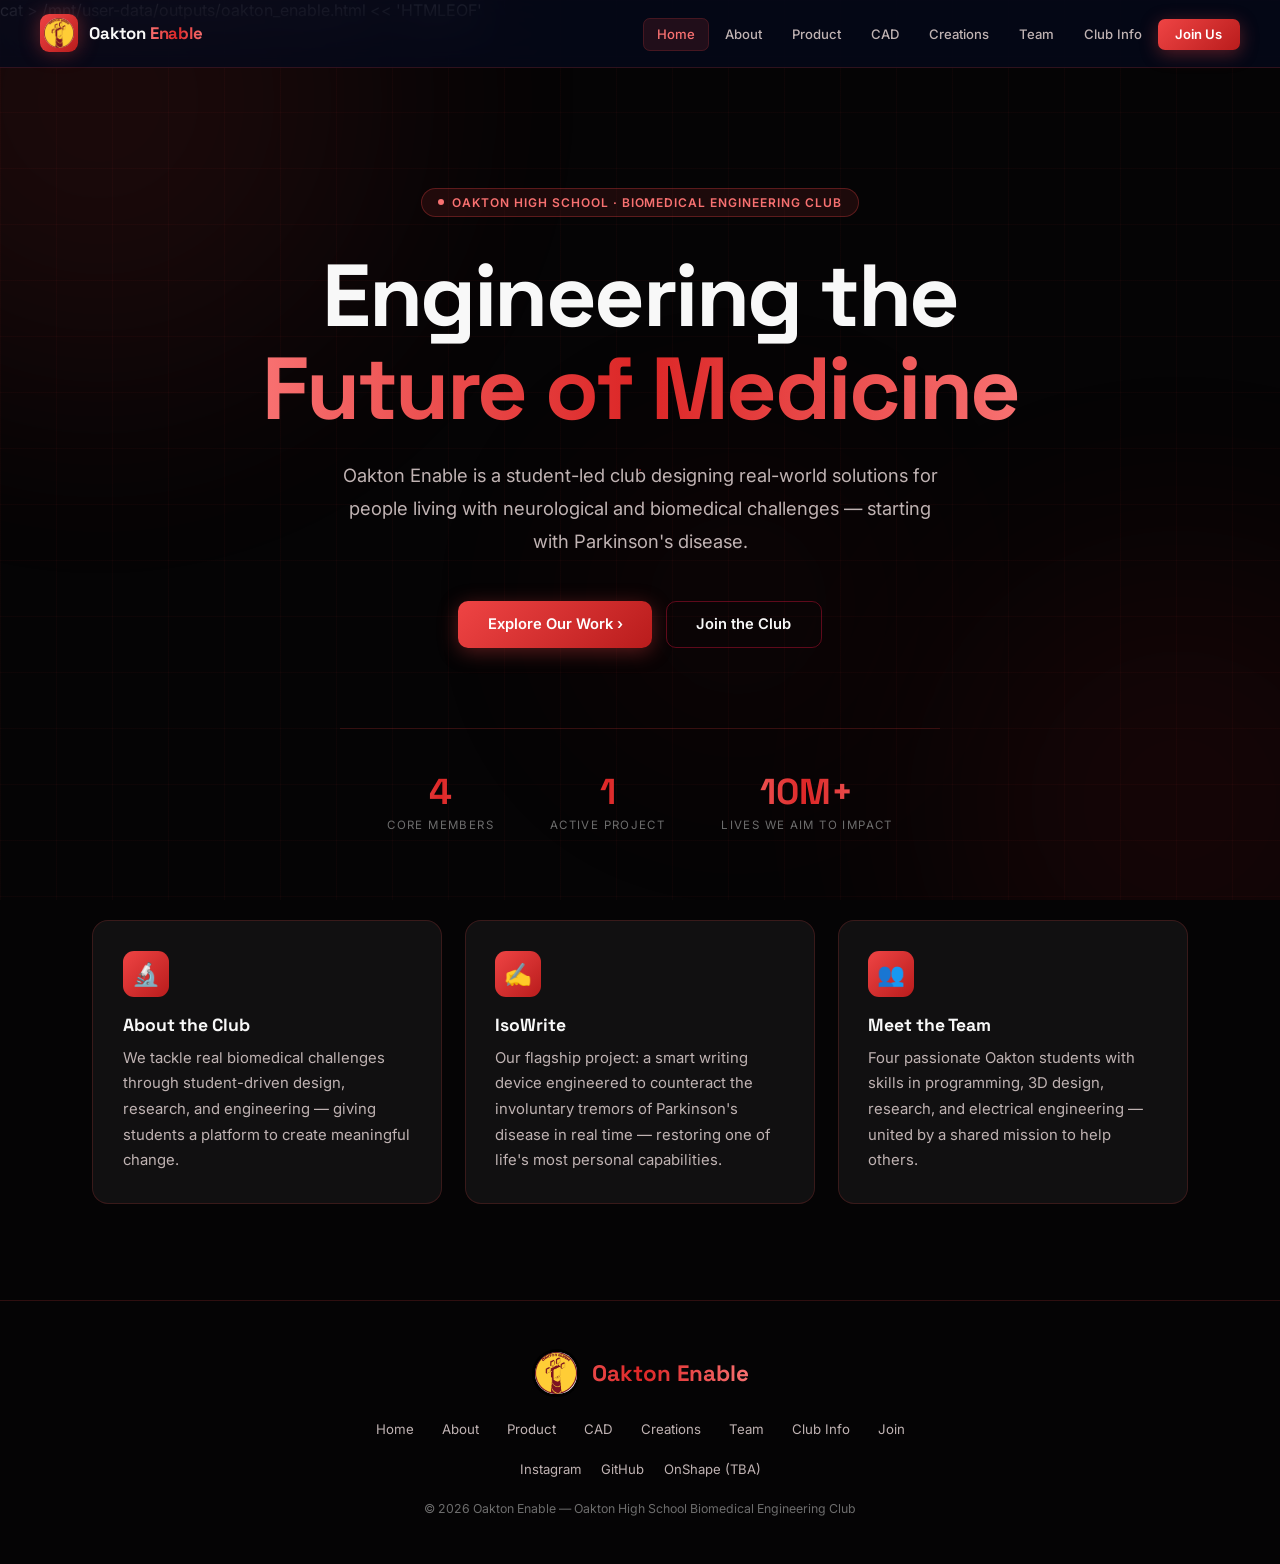
<file: website.html>
cat > /mnt/user-data/outputs/oakton_enable.html << 'HTMLEOF'
<!DOCTYPE html>
<html lang="en">
<head>
  <meta charset="UTF-8">
  <meta name="viewport" content="width=device-width, initial-scale=1.0">
  <title>Oakton Enable | Biomedical Innovation Club</title>
  <link rel="preconnect" href="https://fonts.googleapis.com">
  <link rel="preconnect" href="https://fonts.gstatic.com" crossorigin>
  <link href="https://fonts.googleapis.com/css2?family=Inter:ital,wght@0,300;0,400;0,500;0,600;0,700;1,400&family=Space+Grotesk:wght@400;500;600;700;800&display=swap" rel="stylesheet">
  <style>
    *, *::before, *::after { margin: 0; padding: 0; box-sizing: border-box; }

    :root {
      --bg:       #050405;
      --surface:  rgba(255,255,255,0.05);
      --surface2: rgba(255,255,255,0.08);
      --border:   rgba(239,68,68,0.18);
      --border-h: rgba(220,20,60,0.40);
      --indigo:   #EF4444;
      --violet:   #B91C1C;
      --amber:    #F87171;
      --cyan:     #F87171;
      --text:     #F8F8F8;
      --muted:    #C0B3B3;
      --dim:      #6D6D6D;
      --grad:     linear-gradient(135deg,#EF4444,#B91C1C);
      --grad-r:   linear-gradient(135deg,#B91C1C,#EF4444);
      --grad-t:   linear-gradient(90deg,#F87171,#DC2626,#F87171);
    }

    html { scroll-behavior: smooth; }

    body {
      font-family: 'Inter', sans-serif;
      background: var(--bg);
      color: var(--text);
      overflow-x: hidden;
      min-height: 100vh;
    }

    /* ── BACKGROUND ─────────────────────────────── */
    #bg-wrap {
      position: fixed; inset: 0; z-index: 0; pointer-events: none;
      overflow: hidden;
    }
    .orb {
      position: absolute; border-radius: 50%;
      filter: blur(100px); opacity: 0.12;
    }
    .orb-a {
      width: 700px; height: 700px;
      background: radial-gradient(circle,#EF4444,transparent);
      top: -250px; left: -250px;
      animation: drift 28s ease-in-out infinite alternate;
    }
    .orb-b {
      width: 600px; height: 600px;
      background: radial-gradient(circle,#B91C1C,transparent);
      bottom: -200px; right: -200px;
      animation: drift 22s ease-in-out infinite alternate-reverse;
    }
    .orb-c {
      width: 400px; height: 400px;
      background: radial-gradient(circle,#991B1B,transparent);
      top: 45%; left: 42%; opacity: 0.08;
      animation: drift 18s ease-in-out infinite alternate;
    }
    @keyframes drift {
      from { transform: translate(0,0) scale(1);   }
      to   { transform: translate(50px,-40px) scale(1.12); }
    }
    #grid-bg {
      position: fixed; inset: 0; z-index: 0;
      background-image:
        linear-gradient(rgba(239,68,68,.04) 1px, transparent 1px),
        linear-gradient(90deg, rgba(239,68,68,.04) 1px, transparent 1px);
      background-size: 56px 56px;
      pointer-events: none;
    }

    /* ── NAV ───────────────────────────────────── */
    #nav {
      position: fixed; top: 0; left: 0; right: 0; z-index: 900;
      display: flex; align-items: center; justify-content: space-between;
      padding: .9rem 2.5rem;
      background: rgba(6,9,26,.82);
      backdrop-filter: blur(22px);
      border-bottom: 1px solid var(--border);
      transition: box-shadow .3s;
    }
    .nav-logo {
      display: flex; align-items: center; gap: .7rem;
      cursor: pointer; text-decoration: none;
    }
    .nav-logo-mark {
      width: 38px; height: 38px;
      background: var(--grad);
      border-radius: 9px;
      display: flex; align-items: center; justify-content: center;
      font-family: 'Space Grotesk',sans-serif;
      font-weight: 800; font-size: .9rem;
      color: #fff; letter-spacing: -.5px; flex-shrink: 0;
      box-shadow: 0 0 20px rgba(239,68,68,.4);
      overflow: hidden;
    }
    .nav-logo-mark img.site-logo {
      width: 30px; height: 30px; display: block;
      border-top-left-radius: 15px;
      border-top-right-radius: 15px;
      border-bottom-right-radius: 15px;
      border-bottom-left-radius: 15px;
    }
    .nav-logo-word {
      font-family: 'Space Grotesk',sans-serif;
      font-weight: 700; font-size: 1.05rem;
      color: var(--text); letter-spacing: -.2px;
    }
    .nav-logo-word span { background: var(--grad-t); -webkit-background-clip: text; -webkit-text-fill-color: transparent; background-clip: text; }
    .nav-links {
      display: flex; align-items: center; gap: .15rem; list-style: none;
    }
    .nav-links a {
      color: var(--muted); text-decoration: none;
      font-size: .82rem; font-weight: 500;
      padding: .45rem .8rem; border-radius: 7px;
      border: 1px solid transparent;
      transition: all .2s; cursor: pointer;
    }
    .nav-links a:hover, .nav-links a.active {
      color: var(--text); background: rgba(239,68,68,.12); border-color: var(--border);
    }
    .nav-links a.active { color: #F87171; }
    .nav-cta {
      background: var(--grad) !important; color: #fff !important;
      border: none !important; font-weight: 600 !important;
      padding: .45rem 1.1rem !important;
      box-shadow: 0 4px 18px rgba(239,68,68,.35);
    }
    .nav-cta:hover { opacity: .9; transform: translateY(-1px); box-shadow: 0 6px 24px rgba(239,68,68,.5) !important; }
    .hamburger {
      display: none; flex-direction: column; gap: 5px; cursor: pointer; padding: 4px;
    }
    .hamburger span { display: block; width: 22px; height: 2px; background: var(--text); border-radius: 2px; transition: all .3s; }

    /* ── PAGE SWITCH ────────────────────────────── */
    .page { display: none; min-height: 100vh; position: relative; z-index: 1; }
    .page.active { display: block; animation: fadein .45s ease; }
    @keyframes fadein { from { opacity:0; transform:translateY(14px); } to { opacity:1; transform:translateY(0); } }

    /* ── SHARED SECTION ─────────────────────────── */
    .section { padding: 7rem 2rem; max-width: 1160px; margin: 0 auto; }
    .section-head { text-align: center; margin-bottom: 4rem; }
    .eyebrow {
      display: inline-block; font-size: .72rem; font-weight: 600;
      letter-spacing: .16em; text-transform: uppercase;
      color: #F87171; margin-bottom: .9rem;
    }
    .section-title {
      font-family: 'Space Grotesk',sans-serif;
      font-size: clamp(2rem,5vw,3.2rem); font-weight: 800;
      letter-spacing: -1.5px; line-height: 1.1; margin-bottom: 1.15rem;
    }
    .section-sub {
      font-size: 1rem; color: var(--muted);
      max-width: 600px; margin: 0 auto; line-height: 1.75;
    }
    .grad-text {
      background: var(--grad-t); -webkit-background-clip: text;
      -webkit-text-fill-color: transparent; background-clip: text;
    }

    /* ── BUTTONS ────────────────────────────────── */
    .btn {
      display: inline-flex; align-items: center; gap: .4rem;
      padding: .82rem 1.85rem; border-radius: 10px;
      font-size: .92rem; font-weight: 600; cursor: pointer;
      text-decoration: none; transition: all .25s; font-family: inherit; border: none;
    }
    .btn-primary { background: var(--grad); color: #fff; box-shadow: 0 4px 20px rgba(239,68,68,.35); }
    .btn-primary:hover { transform: translateY(-2px); box-shadow: 0 8px 32px rgba(239,68,68,.5); }
    .btn-ghost { background: transparent; color: var(--text); border: 1px solid var(--border-h); }
    .btn-ghost:hover { background: rgba(239,68,68,.08); border-color: var(--violet); transform: translateY(-2px); }

    /* ── CARD ───────────────────────────────────── */
    .card {
      background: var(--surface); border: 1px solid var(--border);
      border-radius: 16px; padding: 1.85rem;
      transition: all .3s; position: relative; overflow: hidden;
    }
    .card::before {
      content: ''; position: absolute; inset: 0;
      background: linear-gradient(135deg,rgba(239,68,68,.06),transparent);
      opacity: 0; transition: opacity .3s;
    }
    .card:hover { border-color: var(--border-h); transform: translateY(-4px); box-shadow: 0 20px 60px rgba(0,0,0,.35); }
    .card:hover::before { opacity: 1; }
    .card-icon {
      width: 46px; height: 46px; background: var(--grad);
      border-radius: 11px; display: flex; align-items: center;
      justify-content: center; font-size: 1.4rem; margin-bottom: 1.1rem;
    }
    .card-title { font-family: 'Space Grotesk',sans-serif; font-size: 1.1rem; font-weight: 700; margin-bottom: .6rem; }
    .card-body { color: var(--muted); line-height: 1.72; font-size: .93rem; }

    /* ── HOME ───────────────────────────────────── */
    .hero {
      min-height: 100vh; display: flex; flex-direction: column;
      align-items: center; justify-content: center; text-align: center;
      padding: 9rem 2rem 4rem; position: relative; overflow: hidden;
    }
    /* Radar rings — signature element */
    .radar {
      position: absolute; top: 50%; left: 50%;
      transform: translate(-50%,-50%);
      pointer-events: none; z-index: 0;
    }
    .ring {
      position: absolute; border-radius: 50%;
      border: 1px solid rgba(239,68,68,.22);
      top: 50%; left: 50%; transform: translate(-50%,-50%);
      animation: ring-pulse 6s ease-out infinite;
    }
    .ring:nth-child(1) { animation-delay: 0s; }
    .ring:nth-child(2) { animation-delay: 2s; }
    .ring:nth-child(3) { animation-delay: 4s; }
    @keyframes ring-pulse {
      0%   { width: 100px; height: 100px; opacity: .8; }
      100% { width: 900px; height: 900px; opacity: 0;  }
    }
    .hero-badge {
      position: relative; z-index: 1;
      display: inline-flex; align-items: center; gap: .5rem;
      background: rgba(239,68,68,.1); border: 1px solid rgba(239,68,68,.3);
      border-radius: 100px; padding: .35rem 1rem;
      font-size: .75rem; font-weight: 600; color: #F87171;
      letter-spacing: .08em; text-transform: uppercase;
      margin-bottom: 2rem;
    }
    .hero-badge-dot {
      width: 6px; height: 6px; border-radius: 50%;
      background: #F87171; animation: dot-pulse 2s infinite;
    }
    @keyframes dot-pulse { 0%,100%{opacity:1;transform:scale(1)} 50%{opacity:.4;transform:scale(1.4)} }
    .hero h1 {
      position: relative; z-index: 1;
      font-family: 'Space Grotesk',sans-serif;
      font-size: clamp(3rem,8vw,5.5rem); font-weight: 800;
      line-height: 1.06; letter-spacing: -2.5px; margin-bottom: 1.5rem;
    }
    .hero-sub {
      position: relative; z-index: 1;
      font-size: clamp(.95rem,2vw,1.15rem); color: var(--muted);
      max-width: 600px; line-height: 1.78; margin-bottom: 2.75rem;
    }
    .hero-btns {
      position: relative; z-index: 1;
      display: flex; gap: .85rem; flex-wrap: wrap; justify-content: center;
      margin-bottom: 5rem;
    }
    .hero-stats {
      position: relative; z-index: 1;
      display: flex; gap: 3.5rem; flex-wrap: wrap; justify-content: center;
      border-top: 1px solid var(--border); padding-top: 2.5rem; width: 100%; max-width: 600px;
    }
    .stat-num {
      font-family: 'Space Grotesk',sans-serif; font-size: 2.25rem; font-weight: 800;
      background: var(--grad-t); -webkit-background-clip: text;
      -webkit-text-fill-color: transparent; background-clip: text;
    }
    .stat-lbl { font-size: .72rem; color: var(--dim); text-transform: uppercase; letter-spacing: .12em; margin-top: .2rem; }
    .home-cards {
      padding: 0 2rem 6rem; max-width: 1160px; margin: 0 auto;
      display: grid; grid-template-columns: repeat(auto-fit,minmax(280px,1fr)); gap: 1.4rem;
    }
    .home-cards .card { cursor: pointer; }

    /* ── ABOUT ──────────────────────────────────── */
    .feat-grid { display: grid; grid-template-columns: repeat(auto-fit,minmax(290px,1fr)); gap: 1.4rem; margin-bottom: 4rem; }
    .feat-card {
      background: var(--surface); border: 1px solid var(--border); border-radius: 16px; padding: 1.85rem;
      transition: all .3s;
    }
    .feat-card:hover { border-color: var(--border-h); transform: translateY(-3px); box-shadow: 0 14px 40px rgba(0,0,0,.3); }
    .feat-emoji { font-size: 1.8rem; margin-bottom: .9rem; display: block; }
    .feat-card h3 { font-family: 'Space Grotesk',sans-serif; font-size: 1.1rem; font-weight: 700; margin-bottom: .6rem; }
    .feat-card p { color: var(--muted); font-size: .93rem; line-height: 1.74; }
    .quote-block {
      background: linear-gradient(135deg,rgba(239,68,68,.07),rgba(220,20,60,.07));
      border: 1px solid rgba(220,20,60,.22); border-radius: 20px;
      padding: 3rem; text-align: center; margin-top: .5rem;
    }
    .quote-block blockquote {
      font-family: 'Space Grotesk',sans-serif;
      font-size: clamp(1.15rem,3vw,1.6rem); font-weight: 600;
      line-height: 1.55; font-style: italic; color: var(--text);
    }
    .values-grid { display: grid; grid-template-columns: repeat(auto-fit,minmax(200px,1fr)); gap: 1rem; margin-top: 2rem; }
    .value-tile {
      background: var(--surface); border: 1px solid var(--border); border-radius: 13px;
      padding: 1.4rem; text-align: center; transition: all .25s;
    }
    .value-tile:hover { border-color: var(--border-h); background: var(--surface2); }
    .value-tile .emoji { font-size: 1.6rem; margin-bottom: .65rem; }
    .value-tile .v-name { font-family: 'Space Grotesk',sans-serif; font-weight: 700; font-size: .98rem; margin-bottom: .3rem; }
    .value-tile .v-desc { color: var(--muted); font-size: .82rem; line-height: 1.6; }

    /* ── PRODUCT ─────────────────────────────────── */
    .prod-hero {
      background: linear-gradient(135deg,rgba(239,68,68,.07),rgba(220,20,60,.07));
      border: 1px solid rgba(239,68,68,.22); border-radius: 22px;
      padding: 3.5rem; text-align: center; margin-bottom: 2.5rem; position: relative; overflow: hidden;
    }
    .prod-hero::before {
      content:''; position: absolute; top:-40%; left:50%; transform:translateX(-50%);
      width: 500px; height: 500px;
      background: radial-gradient(circle,rgba(239,68,68,.1),transparent 70%);
      pointer-events: none;
    }
    .prod-badge {
      display: inline-block; background: rgba(220,20,60,.12); border: 1px solid rgba(220,20,60,.3);
      border-radius: 100px; padding: .3rem .9rem; font-size: .72rem; font-weight: 600;
      color: #FECACA; letter-spacing: .08em; text-transform: uppercase; margin-bottom: 1.4rem;
    }
    .prod-title {
      font-family: 'Space Grotesk',sans-serif;
      font-size: clamp(2rem,5vw,3.2rem); font-weight: 800;
      letter-spacing: -1.5px; margin-bottom: 1.1rem;
    }
    .prod-sub { color: var(--muted); font-size: 1rem; line-height: 1.76; max-width: 580px; margin: 0 auto 1.8rem; }
    .grid-2 { display: grid; grid-template-columns: 1fr 1fr; gap: 2rem; margin-bottom: 2.5rem; }
    .info-panel {
      background: var(--surface); border: 1px solid var(--border); border-radius: 18px; padding: 2.25rem;
    }
    .info-panel .eyebrow { margin-bottom: .6rem; }
    .info-panel h3 { font-family: 'Space Grotesk',sans-serif; font-size: 1.35rem; font-weight: 700; margin-bottom: .9rem; letter-spacing: -.5px; }
    .info-panel p { color: var(--muted); font-size: .92rem; line-height: 1.76; margin-bottom: .9rem; }
    .info-panel p:last-child { margin-bottom: 0; }
    .how-grid { display: grid; grid-template-columns: repeat(auto-fit,minmax(240px,1fr)); gap: 1.2rem; margin-bottom: 2.5rem; }
    .how-card {
      background: var(--surface); border: 1px solid var(--border); border-radius: 14px; padding: 1.6rem;
      transition: all .3s;
    }
    .how-card:hover { border-color: var(--border-h); background: var(--surface2); }
    .how-step { font-size: .68rem; font-weight: 700; letter-spacing: .16em; color: var(--indigo); text-transform: uppercase; margin-bottom: .5rem; }
    .how-title { font-family: 'Space Grotesk',sans-serif; font-size: 1rem; font-weight: 700; margin-bottom: .5rem; }
    .how-body { color: var(--muted); font-size: .88rem; line-height: 1.68; }
    .impact-strip {
      background: linear-gradient(135deg,rgba(239,68,68,.08),rgba(220,20,60,.08));
      border: 1px solid rgba(220,20,60,.2); border-radius: 18px; padding: 2.5rem;
      display: grid; grid-template-columns: repeat(auto-fit,minmax(180px,1fr)); gap: 2rem; text-align: center;
    }
    .impact-num {
      font-family: 'Space Grotesk',sans-serif; font-size: 2.4rem; font-weight: 800;
      background: var(--grad-t); -webkit-background-clip: text;
      -webkit-text-fill-color: transparent; background-clip: text;
    }
    .impact-lbl { color: var(--muted); font-size: .83rem; margin-top: .3rem; line-height: 1.5; }

    /* ── COMING SOON ─────────────────────────────── */
    .soon-wrap {
      min-height: 75vh; display: flex; flex-direction: column;
      align-items: center; justify-content: center; text-align: center;
      padding: 4rem 2rem; max-width: 700px; margin: 0 auto;
    }
    .soon-icon { font-size: 4rem; margin-bottom: 2rem; animation: float 3.5s ease-in-out infinite; }
    @keyframes float { 0%,100%{transform:translateY(0)} 50%{transform:translateY(-8px)} }
    .soon-wrap h2 { font-family: 'Space Grotesk',sans-serif; font-size: 2.2rem; font-weight: 800; letter-spacing: -1px; margin-bottom: 1rem; }
    .soon-wrap p { color: var(--muted); font-size: .98rem; line-height: 1.75; max-width: 460px; margin-bottom: 1.75rem; }
    .status-badge {
      display: inline-flex; align-items: center; gap: .5rem;
      background: rgba(220,20,60,.12); border: 1px solid rgba(220,20,60,.3);
      border-radius: 100px; padding: .38rem 1rem;
      font-size: .78rem; font-weight: 600; color: #FECACA;
    }
    .status-dot { width: 6px; height: 6px; border-radius: 50%; background: #F87171; animation: dot-pulse 2s infinite; }
    .soon-list {
      background: var(--surface); border: 1px solid var(--border); border-radius: 14px;
      padding: 1.75rem; text-align: left; margin: 1.75rem 0; width: 100%;
    }
    .soon-list h4 { font-family: 'Space Grotesk',sans-serif; font-weight: 700; margin-bottom: .9rem; }
    .soon-list ul { list-style: none; color: var(--muted); font-size: .91rem; line-height: 1.8; display: flex; flex-direction: column; gap: .3rem; }
    .ghost-grid { display: grid; grid-template-columns: repeat(auto-fit,minmax(180px,1fr)); gap: 1rem; margin: 2rem 0; width: 100%; }
    .ghost-tile {
      background: var(--surface); border: 1px solid var(--border); border-radius: 13px;
      padding: 1.4rem; text-align: center; opacity: .45;
    }
    .ghost-tile .g-icon { font-size: 1.7rem; margin-bottom: .55rem; }
    .ghost-tile .g-lbl { color: var(--muted); font-size: .82rem; }

    /* ── TEAM ───────────────────────────────────── */
    .team-grid { display: grid; grid-template-columns: repeat(auto-fit,minmax(250px,1fr)); gap: 1.4rem; }
    .team-card {
      background: var(--surface); border: 1px solid var(--border);
      border-radius: 20px; padding: 2rem; text-align: center;
      transition: all .3s; position: relative; overflow: hidden;
    }
    .team-card::after {
      content: ''; position: absolute; bottom: 0; left: 0; right: 0;
      height: 3px; background: var(--grad); opacity: 0; transition: opacity .3s;
    }
    .team-card:hover { border-color: var(--border-h); transform: translateY(-6px); box-shadow: 0 24px 60px rgba(0,0,0,.4); }
    .team-card:hover::after { opacity: 1; }
    .avatar {
      width: 86px; height: 86px; border-radius: 50%;
      background: var(--grad); display: flex; align-items: center; justify-content: center;
      font-family: 'Space Grotesk',sans-serif; font-size: 1.6rem; font-weight: 700;
      color: #fff; margin: 0 auto 1.15rem; position: relative;
      box-shadow: 0 0 0 4px rgba(239,68,68,.2);
    }
    .member-name { font-family: 'Space Grotesk',sans-serif; font-size: 1.2rem; font-weight: 700; margin-bottom: .35rem; }
    .member-role { color: #F87171; font-size: .76rem; font-weight: 600; text-transform: uppercase; letter-spacing: .09em; margin-bottom: .9rem; }
    .member-bio { color: var(--muted); font-size: .875rem; line-height: 1.68; }
    .tags { display: flex; flex-wrap: wrap; gap: .35rem; justify-content: center; margin-top: .9rem; }
    .tag {
      background: rgba(239,68,68,.1); border: 1px solid rgba(239,68,68,.22);
      border-radius: 100px; padding: .18rem .6rem; font-size: .69rem; color: #F87171; font-weight: 500;
    }
    .team-cta {
      background: var(--surface); border: 1px solid var(--border);
      border-radius: 20px; padding: 3rem; text-align: center; margin-top: 3rem;
    }
    .team-cta h3 { font-family: 'Space Grotesk',sans-serif; font-size: 1.5rem; font-weight: 700; margin-bottom: .85rem; }
    .team-cta p { color: var(--muted); max-width: 460px; margin: 0 auto 1.75rem; line-height: 1.7; font-size: .93rem; }

    /* ── DETAILS ─────────────────────────────────── */
    .details-grid { display: grid; grid-template-columns: repeat(auto-fit,minmax(280px,1fr)); gap: 1.4rem; margin-bottom: 2.5rem; }
    .detail-card {
      background: var(--surface); border: 1px solid var(--border); border-radius: 16px; padding: 2rem; transition: all .3s;
    }
    .detail-card:hover { border-color: var(--border-h); transform: translateY(-3px); }
    .detail-card .d-icon { font-size: 1.9rem; margin-bottom: .9rem; }
    .detail-card .d-label { font-size: .72rem; font-weight: 600; text-transform: uppercase; letter-spacing: .12em; color: #F87171; margin-bottom: .35rem; }
    .detail-card .d-val { font-family: 'Space Grotesk',sans-serif; font-size: 1.5rem; font-weight: 700; margin-bottom: .5rem; }
    .detail-card .d-body { color: var(--muted); font-size: .88rem; line-height: 1.68; }
    .update-panel {
      background: linear-gradient(135deg,rgba(239,68,68,.07),rgba(220,20,60,.07));
      border: 1px solid rgba(220,20,60,.18); border-radius: 20px; padding: 3rem;
    }
    .update-panel .grid-2 { align-items: center; }
    .update-panel h3 { font-family: 'Space Grotesk',sans-serif; font-size: 1.65rem; font-weight: 800; letter-spacing: -.6px; margin-bottom: .85rem; }
    .update-panel p { color: var(--muted); line-height: 1.72; margin-bottom: 1.4rem; font-size: .93rem; }
    .social-mini-list { display: flex; flex-direction: column; gap: .85rem; }
    .social-mini {
      background: rgba(255,255,255,.03); border: 1px solid var(--border);
      border-radius: 11px; padding: 1.1rem 1.25rem;
      display: flex; align-items: center; gap: .9rem;
    }
    .social-mini .sm-icon { font-size: 1.35rem; }
    .social-mini .sm-name { font-weight: 600; font-size: .88rem; }
    .social-mini .sm-handle { color: #F87171; font-size: .8rem; margin-top: .1rem; }
    .social-mini .sm-tba { color: var(--muted); font-size: .8rem; margin-top: .1rem; }

    /* ── JOIN ────────────────────────────────────── */
    .social-cards { display: grid; grid-template-columns: repeat(auto-fit,minmax(250px,1fr)); gap: 1.4rem; margin-bottom: 2.5rem; }
    .social-card {
      background: var(--surface); border: 1px solid var(--border); border-radius: 16px;
      padding: 2rem; text-align: center; text-decoration: none; color: inherit;
      display: block; transition: all .3s;
    }
    .social-card:hover { border-color: var(--border-h); transform: translateY(-5px); box-shadow: 0 18px 50px rgba(0,0,0,.35); }
    .sc-icon { font-size: 2.4rem; margin-bottom: .9rem; }
    .sc-name { font-family: 'Space Grotesk',sans-serif; font-size: 1.1rem; font-weight: 700; margin-bottom: .3rem; }
    .sc-handle { color: #F87171; font-size: .9rem; font-weight: 500; }
    .sc-note { color: var(--muted); font-size: .82rem; margin-top: .3rem; }
    .join-cta {
      background: linear-gradient(135deg,rgba(239,68,68,.09),rgba(220,20,60,.09));
      border: 1px solid rgba(220,20,60,.22); border-radius: 22px;
      padding: 4rem; text-align: center;
    }
    .join-cta .big-icon { font-size: 3.5rem; margin-bottom: 1.5rem; }
    .join-cta h3 { font-family: 'Space Grotesk',sans-serif; font-size: 2rem; font-weight: 800; letter-spacing: -1px; margin-bottom: 1rem; }
    .join-cta p { color: var(--muted); max-width: 480px; margin: 0 auto 2rem; line-height: 1.72; font-size: .95rem; }
    .join-fine { margin-top: 1.25rem; color: var(--dim); font-size: .78rem; }

    /* ── FOOTER ──────────────────────────────────── */
    footer {
      position: relative; z-index: 1;
      border-top: 1px solid var(--border); padding: 3rem 2rem;
    }
    .footer-inner {
      max-width: 1160px; margin: 0 auto;
      display: flex; flex-direction: column; align-items: center; gap: 1.5rem;
    }
    .footer-logo-txt {
      display: inline-flex; align-items: center; gap: .75rem;
      font-family: 'Space Grotesk',sans-serif; font-size: 1.4rem; font-weight: 800;
      background: var(--grad-t); -webkit-background-clip: text; -webkit-text-fill-color: transparent; background-clip: text;
    }
    .footer-logo-txt img.site-logo {
      width: 48px; height: 48px; display: block;
      
      border-top-left-radius: 26.5px; 
      border-top-right-radius: 24.5px;
      border-bottom-right-radius: 23.5px;
      border-bottom-left-radius: 24.5px;
      background: #000;
      padding: 3px;
    }
    .footer-nav { display: flex; gap: 1.75rem; flex-wrap: wrap; justify-content: center; }
    .footer-nav a { color: var(--muted); text-decoration: none; font-size: .83rem; cursor: pointer; transition: color .2s; }
    .footer-nav a:hover { color: var(--text); }
    .footer-socials { display: flex; gap: 1.25rem; }
    .footer-socials a { color: var(--muted); text-decoration: none; font-size: .82rem; transition: color .2s; }
    .footer-socials a:hover { color: var(--text); }
    .footer-copy { color: var(--dim); font-size: .77rem; }

    /* ── RESPONSIVE ──────────────────────────────── */
    @media (max-width: 800px) {
      .grid-2 { grid-template-columns: 1fr; }
      .update-panel .grid-2 { grid-template-columns: 1fr; }
      #nav { padding: .85rem 1.4rem; }
      .nav-links {
        display: none; position: absolute; top: 100%; left: 0; right: 0;
        background: rgba(6,9,26,.97); flex-direction: column;
        padding: 1rem; border-bottom: 1px solid var(--border); gap: .2rem;
      }
      .nav-links.open { display: flex; }
      .hamburger { display: flex; }
      .hero { padding: 6.5rem 1.5rem 3rem; }
      .section { padding: 5rem 1.5rem; }
      .prod-hero { padding: 2.25rem 1.5rem; }
      .join-cta { padding: 2.5rem 1.5rem; }
      .update-panel { padding: 2rem 1.5rem; }
      .quote-block { padding: 2rem 1.5rem; }
    }

    /* ── SCROLLBAR ───────────────────────────────── */
    ::-webkit-scrollbar { width: 7px; }
    ::-webkit-scrollbar-track { background: var(--bg); }
    ::-webkit-scrollbar-thumb { background: rgba(239,68,68,.25); border-radius: 4px; }
    ::-webkit-scrollbar-thumb:hover { background: rgba(239,68,68,.45); }
  </style>
</head>
<body>

<!-- ░░ BACKGROUND ░░ -->
<div id="bg-wrap" aria-hidden="true">
  <div class="orb orb-a"></div>
  <div class="orb orb-b"></div>
  <div class="orb orb-c"></div>
</div>
<div id="grid-bg" aria-hidden="true"></div>

<!-- ░░ NAVIGATION ░░ -->
<nav id="nav">
  <a class="nav-logo" onclick="go('home')">
    <div class="nav-logo-mark"><img class="site-logo" src="Oakton_Enable_Image.jpg" alt="Oakton Enable logo"></div>
    <span class="nav-logo-word">Oakton <span>Enable</span></span>
  </a>
  <button class="hamburger" id="ham" onclick="toggleMenu()" aria-label="Toggle navigation">
    <span></span><span></span><span></span>
  </button>
  <ul class="nav-links" id="nav-links">
    <li><a onclick="go('home')"      data-p="home"      class="active">Home</a></li>
    <li><a onclick="go('about')"     data-p="about"             >About</a></li>
    <li><a onclick="go('product')"   data-p="product"           >Product</a></li>
    <li><a onclick="go('cad')"       data-p="cad"               >CAD</a></li>
    <li><a onclick="go('creations')" data-p="creations"         >Creations</a></li>
    <li><a onclick="go('team')"      data-p="team"              >Team</a></li>
    <li><a onclick="go('details')"   data-p="details"           >Club Info</a></li>
    <li><a onclick="go('join')"      data-p="join" class="nav-cta">Join Us</a></li>
  </ul>
</nav>

<!-- ▓▓▓▓▓▓▓▓▓▓▓▓▓ HOME ▓▓▓▓▓▓▓▓▓▓▓▓▓ -->
<div class="page active" id="page-home">
  <section class="hero">
    <div class="radar" aria-hidden="true">
      <div class="ring"></div>
      <div class="ring"></div>
      <div class="ring"></div>
    </div>
    <div class="hero-badge"><div class="hero-badge-dot"></div>Oakton High School &middot; Biomedical Engineering Club</div>
    <h1>Engineering the<br><span class="grad-text">Future of Medicine</span></h1>
    <p class="hero-sub">Oakton Enable is a student-led club designing real-world solutions for people living with neurological and biomedical challenges — starting with Parkinson's disease.</p>
    <div class="hero-btns">
      <button class="btn btn-primary" onclick="go('product')">Explore Our Work &rsaquo;</button>
      <button class="btn btn-ghost"   onclick="go('join')">Join the Club</button>
    </div>
    <div class="hero-stats">
      <div>
        <div class="stat-num">4</div>
        <div class="stat-lbl">Core Members</div>
      </div>
      <div>
        <div class="stat-num">1</div>
        <div class="stat-lbl">Active Project</div>
      </div>
      <div>
        <div class="stat-num">10M+</div>
        <div class="stat-lbl">Lives We Aim to Impact</div>
      </div>
    </div>
  </section>

  <div class="home-cards">
    <div class="card" onclick="go('about')">
      <div class="card-icon">🔬</div>
      <div class="card-title">About the Club</div>
      <div class="card-body">We tackle real biomedical challenges through student-driven design, research, and engineering — giving students a platform to create meaningful change.</div>
    </div>
    <div class="card" onclick="go('product')">
      <div class="card-icon">✍️</div>
      <div class="card-title">IsoWrite</div>
      <div class="card-body">Our flagship project: a smart writing device engineered to counteract the involuntary tremors of Parkinson's disease in real time — restoring one of life's most personal capabilities.</div>
    </div>
    <div class="card" onclick="go('team')">
      <div class="card-icon">👥</div>
      <div class="card-title">Meet the Team</div>
      <div class="card-body">Four passionate Oakton students with skills in programming, 3D design, research, and electrical engineering — united by a shared mission to help others.</div>
    </div>
  </div>
</div>

<!-- ▓▓▓▓▓▓▓▓▓▓▓▓▓ ABOUT ▓▓▓▓▓▓▓▓▓▓▓▓▓ -->
<div class="page" id="page-about">
  <div class="section">
    <div class="section-head">
      <span class="eyebrow">Who We Are</span>
      <h2 class="section-title">Where Compassion<br>Meets <span class="grad-text">Engineering</span></h2>
      <p class="section-sub">Oakton Enable is where biology meets engineering, where empathy drives design, and where high school students prove that age is no barrier to solving medicine's hardest problems.</p>
    </div>

    <div class="feat-grid">
      <div class="feat-card">
        <span class="feat-emoji">🩺</span>
        <h3>A Biomedical Foundation</h3>
        <p>At the intersection of medicine and engineering lies a space where real lives can be changed. Oakton Enable operates in this space intentionally — choosing problems rooted in clinical need and designing every solution with human dignity at the center. We study conditions not as abstract problems, but as lived experiences affecting real people every single day.</p>
      </div>
      <div class="feat-card">
        <span class="feat-emoji">⚙️</span>
        <h3>Full-Pipeline Engineering</h3>
        <p>We don't stop at identifying problems — we build through them. Using professional-grade tools like CAD software, 3D printing, embedded electronics, and full-stack programming, our team mirrors a real product development pipeline. From concept sketch to physical prototype, Oakton Enable moves ideas from imagination to implementation.</p>
      </div>
      <div class="feat-card">
        <span class="feat-emoji">🌱</span>
        <h3>Student-Led. Impact-Driven.</h3>
        <p>Every design, line of code, and research finding you see from Oakton Enable was created by students. We believe that meaningful innovation doesn't begin after graduation. The next breakthrough in assistive technology could come from a high school engineering lab — and we intend to prove it.</p>
      </div>
      <div class="feat-card">
        <span class="feat-emoji">🔭</span>
        <h3>Research Before We Build</h3>
        <p>Before we design anything, we learn deeply. Our Head of Research dives into peer-reviewed medical literature, explores community resources, and works to understand the lived experiences of those affected by the conditions we address. Building something meaningful starts with truly understanding the human problem beneath it.</p>
      </div>
      <div class="feat-card">
        <span class="feat-emoji">🤝</span>
        <h3>Community & Outreach</h3>
        <p>Oakton Enable is part of a broader ecosystem of student innovators who believe technology should serve humanity. We actively seek connections with medical professionals, patient advocates, and the STEM community to validate our work, receive honest feedback, and ensure our solutions are as practical as they are creative.</p>
      </div>
      <div class="feat-card">
        <span class="feat-emoji">🏆</span>
        <h3>A Culture of Excellence</h3>
        <p>We hold ourselves to high standards — not for recognition, but because the people we're designing for deserve our very best effort. Oakton Enable cultivates a culture where intellectual curiosity, persistent iteration, and collaborative honesty are the baseline expectation, not the exception to it.</p>
      </div>
    </div>

    <div class="quote-block">
      <blockquote>"We exist to engineer hope — for the patients who wait, for the families who struggle, and for a future where transformative technology is accessible to everyone who needs it."</blockquote>
    </div>

    <div style="margin-top:4rem;">
      <div class="section-head" style="margin-bottom:2rem;">
        <span class="eyebrow">Core Philosophy</span>
        <h3 class="section-title" style="font-size:2rem;">Our Values</h3>
      </div>
      <div class="values-grid">
        <div class="value-tile">
          <div class="emoji">💡</div>
          <div class="v-name">Innovation</div>
          <div class="v-desc">Chase creative solutions where others see dead ends. Conventional answers aren't enough.</div>
        </div>
        <div class="value-tile">
          <div class="emoji">❤️</div>
          <div class="v-name">Empathy</div>
          <div class="v-desc">Design with the end user at the heart of every decision — always.</div>
        </div>
        <div class="value-tile">
          <div class="emoji">🔍</div>
          <div class="v-name">Rigor</div>
          <div class="v-desc">Ground every choice in data, research, and testing. Guesswork isn't design.</div>
        </div>
        <div class="value-tile">
          <div class="emoji">🚀</div>
          <div class="v-name">Action</div>
          <div class="v-desc">Build, test, iterate — never wait for perfection before you begin.</div>
        </div>
      </div>
    </div>
  </div>
</div>

<!-- ▓▓▓▓▓▓▓▓▓▓▓▓▓ PRODUCT ▓▓▓▓▓▓▓▓▓▓▓▓▓ -->
<div class="page" id="page-product">
  <div class="section">
    <div class="section-head">
      <span class="eyebrow">Flagship Project</span>
      <h2 class="section-title">The <span class="grad-text">IsoWrite</span></h2>
      <p class="section-sub">A revolutionary assistive writing device engineered to counteract the involuntary tremors of Parkinson's disease — restoring one of life's most personal forms of expression.</p>
    </div>

    <div class="prod-hero">
      <div class="prod-badge">⚡ In Development &mdash; Prototype Phase</div>
      <div class="prod-title"><span class="grad-text">Tremor Cancellation</span> Technology</div>
      <p class="prod-sub">For the over 10 million people worldwide living with Parkinson's disease, something as simple as signing a birthday card or keeping a journal can be a painful reminder of what the disease has taken. The IsoWrite is our answer — and we're building it from scratch.</p>
      <div style="display:flex;gap:.75rem;justify-content:center;flex-wrap:wrap;">
        <div class="status-badge"><div class="status-dot"></div>Active Development</div>
        <div style="display:inline-flex;align-items:center;gap:.45rem;background:rgba(6,182,212,.08);border:1px solid rgba(6,182,212,.25);border-radius:100px;padding:.32rem .9rem;font-size:.72rem;color:#67E8F9;font-weight:600;">🖨️ 3D Printed Prototype</div>
      </div>
    </div>

    <div class="grid-2">
      <div class="info-panel">
        <span class="eyebrow">The Problem</span>
        <h3>Parkinson's Robs the Simple</h3>
        <p>Parkinson's disease is a progressive neurological disorder affecting the dopamine-producing neurons in the substantia nigra. Among its most visible and debilitating symptoms is resting tremor — involuntary rhythmic shaking of the hands and limbs that persists even when muscles are at rest, making precision tasks nearly impossible.</p>
        <p>These tremors make fine motor control profoundly difficult. Writing, once second nature, becomes a daily struggle. Medication helps in early stages, but tremors often persist or worsen over time, and pharmaceutical options carry serious long-term side effects that limit their utility for many patients.</p>
        <p>Writing is not just functional — it is deeply personal. Losing the ability to write a letter, sign your own name, or journal your thoughts is a loss of identity and autonomy. It is a quiet indignity that millions face, and one that existing assistive tools have not yet fully solved.</p>
      </div>
      <div class="info-panel">
        <span class="eyebrow">Our Solution</span>
        <h3>A Pen That Thinks in Real Time</h3>
        <p>The IsoWrite is a smart assistive writing device that uses onboard inertial sensors to continuously monitor hand movement across multiple axes. By applying signal processing algorithms, the device distinguishes between the involuntary frequency signatures of Parkinson's tremor and the intentional, lower-frequency movements of natural writing.</p>
        <p>Once tremor motion is isolated and characterized, a precision counteraction mechanism works to neutralize the unintended displacement at the pen tip — applying corrective force in real time so the user's writing surface remains smooth, stable, and controlled regardless of the tremor's severity.</p>
        <p>IsoWrite doesn't try to eliminate Parkinson's disease. It works around it — giving patients the freedom to write naturally again, without the frustration, the fatigue, or the loss of dignity that comes with untreated tremor.</p>
      </div>
    </div>

    <div class="section-head" style="margin-bottom:1.5rem;">
      <span class="eyebrow">Technical Design</span>
      <h3 class="section-title" style="font-size:2rem;">How It Works</h3>
    </div>
    <div class="how-grid">
      <div class="how-card">
        <div class="how-step">Step 01 &mdash; Sensing</div>
        <div class="how-title">Tremor Detection</div>
        <div class="how-body">High-precision IMUs embedded in the pen body continuously monitor acceleration and rotation across all axes, capturing the unique tremor signature of the user's hand movement at hundreds of samples per second.</div>
      </div>
      <div class="how-card">
        <div class="how-step">Step 02 &mdash; Processing</div>
        <div class="how-title">Signal Analysis</div>
        <div class="how-body">An onboard microcontroller runs filtering algorithms in real time to separate the involuntary tremor oscillations (typically 3–8 Hz for Parkinson's) from intentional writing movements, which occur at lower frequencies.</div>
      </div>
      <div class="how-card">
        <div class="how-step">Step 03 &mdash; Actuation</div>
        <div class="how-title">Countermovement</div>
        <div class="how-body">The isolated tremor signal drives a precision mechanical or electromechanical stabilization system that applies an equal and opposite corrective displacement to the pen tip — neutralizing tremor motion at the point of contact.</div>
      </div>
      <div class="how-card">
        <div class="how-step">Step 04 &mdash; Output</div>
        <div class="how-title">Stable Writing</div>
        <div class="how-body">The net result at the pen tip is smooth, controlled, and consistent — producing clear, legible handwriting regardless of tremor severity. The patient writes naturally. The pen handles the rest, silently and continuously.</div>
      </div>
    </div>

    <div class="impact-strip">
      <div>
        <div class="impact-num">10M+</div>
        <div class="impact-lbl">People worldwide living with Parkinson's disease</div>
      </div>
      <div>
        <div class="impact-num">~75%</div>
        <div class="impact-lbl">Who experience tremor as a primary symptom</div>
      </div>
      <div>
        <div class="impact-num">1</div>
        <div class="impact-lbl">Dedicated student team working to change that</div>
      </div>
    </div>
  </div>
</div>

<!-- ▓▓▓▓▓▓▓▓▓▓▓▓▓ CAD ▓▓▓▓▓▓▓▓▓▓▓▓▓ -->
<div class="page" id="page-cad">
  <div class="section" style="max-width:760px;">
    <div class="section-head">
      <span class="eyebrow">Design Files</span>
      <h2 class="section-title">CAD <span class="grad-text">Models</span></h2>
      <p class="section-sub">Explore the 3D engineering models and design files powering the IsoWrite. Public CAD access is on its way.</p>
    </div>
    <div class="soon-wrap" style="min-height:auto;padding:0;">
      <div class="soon-icon">📐</div>
      <h2>CAD Files Coming Soon</h2>
      <p>We're currently finalizing our 3D models and will be publishing all design files publicly via OnShape once they're ready for review. Full assembly models, component breakdowns, and print-ready STLs will all be available.</p>
      <div class="status-badge"><div class="status-dot"></div>Public Link Not Yet Available</div>
      <div class="soon-list">
        <h4>What Will Be Published</h4>
        <ul>
          <li>🗂&nbsp; Full Enable Pen assembly with component hierarchy</li>
          <li>⚙️&nbsp; Mechanism schematics and exploded view diagrams</li>
          <li>📏&nbsp; Dimensional drawings, tolerances, and material callouts</li>
          <li>🖨️&nbsp; Print-ready STL files optimized for FDM 3D printing</li>
          <li>📝&nbsp; Design revision log with rationale for major changes</li>
        </ul>
      </div>
      <div style="display:flex;gap:.85rem;flex-wrap:wrap;justify-content:center;">
        <button class="btn btn-ghost" onclick="go('join')">Get Notified When Live</button>
        <a href="https://github.com/oaktonenable" target="_blank" class="btn btn-primary">View GitHub Instead &rsaquo;</a>
      </div>
    </div>
  </div>
</div>

<!-- ▓▓▓▓▓▓▓▓▓▓▓▓▓ CREATIONS ▓▓▓▓▓▓▓▓▓▓▓▓▓ -->
<div class="page" id="page-creations">
  <div class="section">
    <div class="section-head">
      <span class="eyebrow">Member Projects</span>
      <h2 class="section-title">Individual <span class="grad-text">Creations</span></h2>
      <p class="section-sub">Beyond our collective club projects, every member of Oakton Enable is encouraged to pursue personal innovation. This gallery will showcase individual builds, experiments, and prototypes.</p>
    </div>
    <div class="soon-wrap" style="min-height:auto;padding:0;">
      <div class="soon-icon">🛠️</div>
      <h2>Creations In Progress</h2>
      <p>Our members are actively working on individual projects spanning programming, electrical design, 3D modeling, and research writing. This gallery will be populated as projects reach shareable milestones.</p>
      <div class="status-badge"><div class="status-dot"></div>Coming Soon</div>
      <div class="ghost-grid">
        <div class="ghost-tile"><div class="g-icon">💻</div><div class="g-lbl">Software Projects</div></div>
        <div class="ghost-tile"><div class="g-icon">🖨️</div><div class="g-lbl">3D Designs</div></div>
        <div class="ghost-tile"><div class="g-icon">⚡</div><div class="g-lbl">Circuit Builds</div></div>
        <div class="ghost-tile"><div class="g-icon">📊</div><div class="g-lbl">Research Papers</div></div>
      </div>
      <button class="btn btn-ghost" onclick="go('join')" style="margin-top:.5rem;">Express Interest in Contributing</button>
    </div>
  </div>
</div>

<!-- ▓▓▓▓▓▓▓▓▓▓▓▓▓ TEAM ▓▓▓▓▓▓▓▓▓▓▓▓▓ -->
<div class="page" id="page-team">
  <div class="section">
    <div class="section-head">
      <span class="eyebrow">The People Behind the Mission</span>
      <h2 class="section-title">Meet the <span class="grad-text">Team</span></h2>
      <p class="section-sub">Oakton Enable is powered by four driven students who each bring a unique skill set — and a shared conviction that what they build can genuinely help people.</p>
    </div>

    <div class="team-grid">
      <div class="team-card">
        <div class="avatar">AN</div>
        <div class="member-name">Arnav Nair</div>
        <div class="member-role">President</div>
        <p class="member-bio">As the founding president of Oakton Enable, Arnav provides the vision, strategic direction, and leadership that holds the club together. He coordinates across disciplines — ensuring that programmers, designers, and researchers are working in concert toward a coherent goal. Arnav's leadership is defined by inclusivity, rigorous standards, and a deep personal belief that student innovation can and should matter in the real world.</p>
        <div class="tags">
          <span class="tag">Leadership</span>
          <span class="tag">Strategy</span>
          <span class="tag">Vision</span>
        </div>
      </div>

      <div class="team-card">
        <div class="avatar">AD</div>
        <div class="member-name">Aditya Nandimandalam</div>
        <div class="member-role">Head of Outreach &amp; Research &middot; Programmer</div>
        <p class="member-bio">Aditya serves as the intellectual and external bridge of Oakton Enable. As Head of Outreach and Research, he digs deep into medical literature, connects the club with patient communities and relevant resources, and shapes how the team communicates its work to the outside world. He also contributes as a core programmer — translating research findings into functional software and control logic for the IsoWrite's sensor systems.</p>
        <div class="tags">
          <span class="tag">Research</span>
          <span class="tag">Outreach</span>
          <span class="tag">Programming</span>
        </div>
      </div>

      <div class="team-card">
        <div class="avatar">CC</div>
        <div class="member-name">Christopher Choi</div>
        <div class="member-role">Head of 3D Design</div>
        <p class="member-bio">Christopher is the creative and technical force behind Oakton Enable's physical product development. Working in professional-grade CAD software, he translates engineering concepts into precise, printable, and ergonomically considered 3D models. His designs balance aesthetics, manufacturability, and function — and his work on the IsoWrite's housing and mechanical stabilization mechanism is central to turning the concept into a real object.</p>
        <div class="tags">
          <span class="tag">CAD / OnShape</span>
          <span class="tag">3D Printing</span>
          <span class="tag">Product Design</span>
        </div>
      </div>

      <div class="team-card">
        <div class="avatar">AA</div>
        <div class="member-name">Arjun Arunkumar</div>
        <div class="member-role">Programmer &amp; Electrical Engineer</div>
        <p class="member-bio">Arjun is the technical backbone of the IsoWrite's electronics and embedded systems. As both a programmer and wirer, he bridges the gap between software and hardware — designing circuit layouts, selecting components, and writing the low-level firmware that makes the pen's real-time tremor-cancellation logic actually run. Without Arjun's expertise in embedded systems and electrical integration, the pen would remain a design on a screen.</p>
        <div class="tags">
          <span class="tag">Embedded Systems</span>
          <span class="tag">Circuit Design</span>
          <span class="tag">Programming</span>
        </div>
      </div>
    </div>

    <div class="team-cta">
      <h3>Want to Be Part of the Team?</h3>
      <p>We're always looking for passionate Oakton students who want to contribute to meaningful biomedical engineering work. No prior experience required — just curiosity and commitment.</p>
      <a href="https://docs.google.com/forms/d/e/1FAIpQLSediQK2menlsXeRNVHi76ocW_E3qNm8afyynof9Xd01SNs3rQ/viewform?usp=publish-editor" target="_blank" class="btn btn-primary">Apply to Join &rsaquo;</a>
    </div>
  </div>
</div>

<!-- ▓▓▓▓▓▓▓▓▓▓▓▓▓ DETAILS ▓▓▓▓▓▓▓▓▓▓▓▓▓ -->
<div class="page" id="page-details">
  <div class="section">
    <div class="section-head">
      <span class="eyebrow">Club Information</span>
      <h2 class="section-title">Club <span class="grad-text">Details</span></h2>
      <p class="section-sub">Everything you need to know about how Oakton Enable works — from meeting logistics to what we build and how to get involved.</p>
    </div>

    <div class="details-grid">
      <div class="detail-card">
        <div class="d-icon">📅</div>
        <div class="d-label">Meeting Times</div>
        <div class="d-val">TBA</div>
        <div class="d-body">Our official meeting schedule is being finalized. Follow our Instagram for announcements the moment times are confirmed — we'll post there first.</div>
      </div>
      <div class="detail-card">
        <div class="d-icon">📍</div>
        <div class="d-label">Location</div>
        <div class="d-val">Oakton High School</div>
        <div class="d-body">We meet on the Oakton High School campus. The specific room and schedule details will be released alongside our first meeting announcement.</div>
      </div>
      <div class="detail-card">
        <div class="d-icon">🎓</div>
        <div class="d-label">Open To</div>
        <div class="d-val">All Grade Levels</div>
        <div class="d-body">Oakton Enable welcomes students from every grade level. No engineering background is required — we'll teach you what you need as we go.</div>
      </div>
      <div class="detail-card">
        <div class="d-icon">⏱️</div>
        <div class="d-label">Structure</div>
        <div class="d-val">Project-Based</div>
        <div class="d-body">We operate on project cycles. Your time commitment scales with the needs of the project you contribute to — consistent effort and communication are what we value most.</div>
      </div>
      <div class="detail-card">
        <div class="d-icon">🛠️</div>
        <div class="d-label">At Meetings</div>
        <div class="d-val">Build &amp; Research</div>
        <div class="d-body">Meetings include design reviews, programming sessions, research presentations, and hands-on prototyping. Every session moves the project one concrete step forward.</div>
      </div>
      <div class="detail-card">
        <div class="d-icon">📬</div>
        <div class="d-label">How to Join</div>
        <div class="d-val">Interest Form</div>
        <div class="d-body">Fill out our interest form and a club officer will reach out with next steps and meeting details once the schedule is locked in. It takes less than two minutes.</div>
      </div>
    </div>

    <div class="update-panel">
      <div class="grid-2">
        <div>
          <span class="eyebrow">Stay in the Loop</span>
          <h3>Don't Miss an Announcement</h3>
          <p>Meeting times, project milestones, and club news will be posted to our Instagram first. Follow us there to stay current as our schedule takes shape throughout the school year.</p>
          <div style="display:flex;gap:.75rem;flex-wrap:wrap;">
            <a href="https://instagram.com/oaktonenable" target="_blank" class="btn btn-primary">Follow @oaktonenable &rsaquo;</a>
            <button class="btn btn-ghost" onclick="go('join')">Interest Form</button>
          </div>
        </div>
        <div class="social-mini-list">
          <div class="social-mini">
            <div class="sm-icon">📸</div>
            <div><div class="sm-name">Instagram</div><div class="sm-handle">@oaktonenable</div></div>
          </div>
          <div class="social-mini">
            <div class="sm-icon">💻</div>
            <div><div class="sm-name">GitHub</div><div class="sm-handle">github.com/oaktonenable</div></div>
          </div>
          <div class="social-mini" style="opacity:.55;">
            <div class="sm-icon">📐</div>
            <div><div class="sm-name">OnShape</div><div class="sm-tba">Link coming soon</div></div>
          </div>
        </div>
      </div>
    </div>
  </div>
</div>

<!-- ▓▓▓▓▓▓▓▓▓▓▓▓▓ JOIN ▓▓▓▓▓▓▓▓▓▓▓▓▓ -->
<div class="page" id="page-join">
  <div class="section">
    <div class="section-head">
      <span class="eyebrow">Get Connected</span>
      <h2 class="section-title">Join &amp; <span class="grad-text">Connect</span></h2>
      <p class="section-sub">Whether you want to become a member, follow our work, or just stay in the loop — here's how to connect with Oakton Enable.</p>
    </div>

    <h3 style="font-family:'Space Grotesk',sans-serif;font-weight:700;font-size:1.2rem;color:var(--muted);margin-bottom:1.25rem;">Find Us Online</h3>
    <div class="social-cards">
      <a href="https://instagram.com/oaktonenable" target="_blank" class="social-card">
        <div class="sc-icon">📸</div>
        <div class="sc-name">Instagram</div>
        <div class="sc-handle">@oaktonenable</div>
        <div class="sc-note">Club updates, photos, and announcements</div>
      </a>
      <a href="https://github.com/oaktonenable" target="_blank" class="social-card">
        <div class="sc-icon">💻</div>
        <div class="sc-name">GitHub</div>
        <div class="sc-handle">github.com/oaktonenable</div>
        <div class="sc-note">Open source code and project repositories</div>
      </a>
      <div class="social-card" style="opacity:.55;cursor:default;">
        <div class="sc-icon">📐</div>
        <div class="sc-name">OnShape</div>
        <div class="sc-handle" style="color:var(--muted);">Coming Soon</div>
        <div class="sc-note">3D CAD models and design files</div>
      </div>
    </div>

    <div class="join-cta">
      <div class="big-icon">🚀</div>
      <h3>Ready to Join Oakton Enable?</h3>
      <p>Fill out our interest form and we'll be in touch with details on how to contribute to the IsoWrite and future projects. We'd love to hear from you — regardless of your background or skill level.</p>
      <a href="https://docs.google.com/forms/d/e/1FAIpQLSediQK2menlsXeRNVHi76ocW_E3qNm8afyynof9Xd01SNs3rQ/viewform?usp=publish-editor" target="_blank" class="btn btn-primary" style="font-size:1rem;padding:.95rem 2.4rem;">
        Fill Out the Interest Form &rsaquo;
      </a>
      <p class="join-fine">No experience required &nbsp;&bull;&nbsp; All grades welcome &nbsp;&bull;&nbsp; Open to all interests</p>
    </div>
  </div>
</div>

<!-- ▓▓▓▓▓▓▓▓▓▓▓▓▓ FOOTER ▓▓▓▓▓▓▓▓▓▓▓▓▓ -->
<footer>
  <div class="footer-inner">
    <div class="footer-logo-txt"><img class="site-logo" src="Oakton_Enable_Image.jpg" alt="Oakton Enable logo">Oakton Enable</div>
    <nav class="footer-nav">
      <a onclick="go('home')">Home</a>
      <a onclick="go('about')">About</a>
      <a onclick="go('product')">Product</a>
      <a onclick="go('cad')">CAD</a>
      <a onclick="go('creations')">Creations</a>
      <a onclick="go('team')">Team</a>
      <a onclick="go('details')">Club Info</a>
      <a onclick="go('join')">Join</a>
    </nav>
    <div class="footer-socials">
      <a href="https://instagram.com/oaktonenable" target="_blank">Instagram</a>
      <a href="https://github.com/oaktonenable" target="_blank">GitHub</a>
      <span style="color:var(--muted);font-size:.82rem;">OnShape (TBA)</span>
    </div>
    <div class="footer-copy">&copy; 2026 Oakton Enable &mdash; Oakton High School Biomedical Engineering Club</div>
  </div>
</footer>

<script>
  const PAGES = ['home','about','product','cad','creations','team','details','join'];

  function go(id) {
    PAGES.forEach(p => {
      document.getElementById('page-' + p).classList.remove('active');
      document.querySelectorAll('[data-p="' + p + '"]').forEach(a => a.classList.remove('active'));
    });
    document.getElementById('page-' + id).classList.add('active');
    document.querySelectorAll('[data-p="' + id + '"]').forEach(a => a.classList.add('active'));
    document.getElementById('nav-links').classList.remove('open');
    window.scrollTo({ top: 0, behavior: 'smooth' });
  }

  function toggleMenu() {
    document.getElementById('nav-links').classList.toggle('open');
  }

  window.addEventListener('scroll', () => {
    document.getElementById('nav').style.boxShadow =
      window.scrollY > 20 ? '0 4px 32px rgba(0,0,0,.5)' : 'none';
  });
</script>
</body>
</html>
</file>
<file: styles.css>
*,*::before,*::after{margin:0;padding:0;box-sizing:border-box;}

  :root{
    --bg:#0a0c10;
    --panel:#12161d;
    --panel2:#161b23;
    --ink:#eceef3;
    --muted:#8b92a6;
    --dim:#525869;
    --line: rgba(236,238,243,0.09);
    --line2: rgba(236,238,243,0.17);
    --tremor:#ff5a5f;
    --tremor-dim: rgba(255,90,95,0.5);
    --steady:#3fe0c0;
    --steady-dim: rgba(63,224,192,0.5);
    --disp: 'Space Grotesk', sans-serif;
    --serif: 'Newsreader', serif;
    --mono: 'IBM Plex Mono', monospace;
  }

  html{scroll-behavior:smooth;}
  body{
    font-family:var(--serif);
    background:
      radial-gradient(ellipse 60% 50% at 15% 0%, rgba(63,224,192,0.05), transparent 60%),
      radial-gradient(ellipse 55% 45% at 100% 20%, rgba(255,90,95,0.05), transparent 60%),
      var(--bg);
    background-attachment:fixed;
    color:var(--ink);
    overflow-x:hidden;
  }
  body::before{
    content:"";
    position:fixed; inset:0; z-index:0; pointer-events:none;
    background-image:
      linear-gradient(rgba(236,238,243,.022) 1px, transparent 1px),
      linear-gradient(90deg, rgba(236,238,243,.022) 1px, transparent 1px);
    background-size: 64px 64px;
  }

  ::selection{ background:var(--steady); color:#04140f; }
  :focus-visible{ outline:2px solid var(--steady); outline-offset:3px; }

  /* grain */
  body::after{
    content:""; position:fixed; inset:0; z-index:2; pointer-events:none;
    opacity:.035; mix-blend-mode:overlay;
    background-image:url("data:image/svg+xml,%3Csvg xmlns='http://www.w3.org/2000/svg' width='120' height='120'%3E%3Cfilter id='n'%3E%3CfeTurbulence type='fractalNoise' baseFrequency='0.9' numOctaves='2' stitchTiles='stitch'/%3E%3C/filter%3E%3Crect width='100%25' height='100%25' filter='url(%23n)'/%3E%3C/svg%3E");
  }

  /* scroll progress */
  #scroll-progress{
    position:fixed; top:64px; left:0; height:2px; width:0%; z-index:998;
    background:linear-gradient(90deg, var(--tremor), var(--steady));
    transition:width .08s linear;
  }
  @media (max-width:900px){ #scroll-progress{ top:64px; } }

  /* "" NAV "" */
  #nav{
    position:fixed; top:0; left:0; right:0; z-index:999;
    display:flex; align-items:center; justify-content:space-between;
    padding:0 2.75rem; height:64px;
    border-bottom:1px solid var(--line);
    background:rgba(10,12,16,0.88);
    backdrop-filter:blur(14px);
  }
  .nav-logo{
    display:flex; align-items:center; gap:.6rem;
    font-family:var(--disp); font-weight:600; font-size:1.02rem; letter-spacing:.02em;
    color:var(--ink); text-decoration:none; cursor:pointer;
  }
  .nav-logo .mark{ width:20px; height:14px; display:block; }
  .nav-logo .sub{ color:var(--dim); font-weight:400; }
  .nav-links{ display:flex; align-items:center; gap:1.6rem; list-style:none; flex-wrap:nowrap; }
  .nav-links li{ display:flex; align-items:center; }
  .nav-links a{
    color:var(--muted); text-decoration:none;
    font-family:var(--mono); font-size:.68rem; letter-spacing:.09em;
    text-transform:uppercase; cursor:pointer; transition:color .2s;
    position:relative; padding-bottom:2px;
  }
  .nav-links a::after{
    content:""; position:absolute; left:0; bottom:-3px; width:0; height:1px;
    background:var(--steady); transition:width .25s ease;
  }
  .nav-links a:hover{ color:var(--ink); }
  .nav-links a:hover::after, .nav-links a.active::after{ width:100%; }
  .nav-links a.active{ color:var(--steady); }
  .nav-apply{
    border:1px solid var(--tremor); color:var(--tremor); background:transparent;
    padding:.57rem 1.05rem; border-radius:2px; cursor:pointer; font-family:var(--mono);
    font-size:.66rem; letter-spacing:.09em; text-transform:uppercase; transition:all .2s ease;
  }
  .nav-apply::after{ display:none; }
  .nav-apply:hover{ background:var(--tremor); color:#160506; transform:translateY(-1px); }
  .hamburger{ display:none; flex-direction:column; gap:5px; cursor:pointer; background:none; border:none; padding:4px; }
  .hamburger span{ display:block; width:22px; height:1.5px; background:var(--ink); }

  /* "" PAGE SYSTEM "" */
  .page{ display:none; min-height:100vh; position:relative; z-index:1; }
  .page.active{ display:block; animation:fadein .35s ease; }
  @keyframes fadein{ from{opacity:0;} to{opacity:1;} }

  .section{ padding:8rem 2.75rem; max-width:1080px; margin:0 auto; }
  .section-sm{ max-width:680px; }
  .eyebrow{
    font-family:var(--mono); font-size:.68rem; letter-spacing:.16em;
    text-transform:uppercase; color:var(--steady);
    margin-bottom:1.4rem; display:flex; align-items:center; gap:.6rem;
  }
  .eyebrow::before{ content:""; width:16px; height:1px; background:var(--steady); display:inline-block; }
  .display{
    font-family:var(--disp); font-weight:600;
    font-size:clamp(3rem, 6.6vw, 5.6rem);
    letter-spacing:-.01em; line-height:1.02; color:var(--ink);
  }
  .display em{ font-style:normal; color:var(--tremor); }
  .display-sm{
    font-family:var(--disp); font-weight:600;
    font-size:clamp(1.9rem, 3.6vw, 2.9rem); letter-spacing:-.01em; line-height:1.08;
  }
  .body-lg{ font-family:var(--serif); font-size:1.18rem; line-height:1.7; color:var(--muted); max-width:560px; font-weight:400;}
  .body-md{ font-family:var(--serif); font-size:1.02rem; line-height:1.75; color:var(--muted); }
  .rule{ border:none; border-top:1px solid var(--line); }

  .btn{
    display:inline-flex; align-items:center; gap:.5rem;
    font-family:var(--mono); font-size:.72rem; font-weight:500; letter-spacing:.09em;
    text-transform:uppercase; text-decoration:none;
    padding:.85rem 1.5rem; border-radius:2px;
    cursor:pointer; transition:all .2s; border:1px solid transparent;
  }
  .btn-steady{ background:var(--steady); color:#04140f; box-shadow:0 0 0 0 rgba(63,224,192,0); }
  .btn-steady:hover{ background:#7cf0d8; transform:translateY(-1px); box-shadow:0 6px 24px rgba(63,224,192,.22); }
  .btn-steady:active{ transform:translateY(0) scale(.97); box-shadow:0 2px 10px rgba(63,224,192,.18); }
  .btn-outline{ background:transparent; color:var(--ink); border-color:var(--line2); }
  .btn-outline:hover{ border-color:var(--steady); color:var(--steady); transform:translateY(-1px); }
  .btn-outline:active{ transform:translateY(0) scale(.97); }
  .btn{ transition:all .18s cubic-bezier(.2,.8,.3,1); }

  .reveal{ opacity:0; transform:translateY(30px); transition:opacity .8s cubic-bezier(.2,.75,.2,1), transform .8s cubic-bezier(.2,.75,.2,1); }
  .reveal.visible{ opacity:1; transform:translateY(0); }
  .reveal.delay-1{ transition-delay:.08s; }
  .reveal.delay-2{ transition-delay:.16s; }
  .reveal.delay-3{ transition-delay:.24s; }

  /* "" WAVEFORM SIGNATURE "" */
  .waveform-divider{ width:100%; display:block; }
  .waveform-divider path.tremor-line{ stroke:var(--tremor); }
  .waveform-divider path.steady-line{ stroke:var(--steady); }
  .wf-draw{
    stroke-dasharray: 900;
    stroke-dashoffset: 900;
    animation: draw 1.8s cubic-bezier(.3,.7,.2,1) forwards;
  }
  .wf-draw.d2{ animation-delay: 1.1s; }
  @keyframes draw{ to{ stroke-dashoffset:0; } }
  .tremor-line{ animation: draw 1.8s cubic-bezier(.3,.7,.2,1) forwards, wobble 3.6s ease-in-out 1.9s infinite; }
  @keyframes wobble{
    0%,100%{ transform:translateY(0); }
    50%{ transform:translateY(2.5px); }
  }
  .hero-spotlight{
    position:absolute; inset:0; z-index:1; pointer-events:none; opacity:0;
    background:radial-gradient(320px circle at var(--mx,50%) var(--my,50%), rgba(63,224,192,.10), transparent 65%);
    transition:opacity .4s ease;
  }
  .hero:hover .hero-spotlight{ opacity:1; }
  @media (prefers-reduced-motion: reduce){
    .wf-draw, .tremor-line{ animation:none; stroke-dashoffset:0; }
    .reveal{ opacity:1; transform:none; transition:none; }
    .hero-spotlight{ display:none; }
  }

  /* "" READOUT STRIP "" */
  .readout-strip{
    display:grid; grid-template-columns:repeat(4,1fr);
    border-top:1px solid var(--line); border-bottom:1px solid var(--line);
  }
  .readout-cell{
    padding:2.6rem 2rem; border-right:1px solid var(--line);
    position:relative; transition:background .3s;
  }
  .readout-cell:hover{ background:rgba(63,224,192,0.035); }
  .readout-cell:last-child{ border-right:none; }
  .readout-tag{ font-family:var(--mono); font-size:.62rem; color:var(--dim); text-transform:uppercase; letter-spacing:.1em; margin-bottom:.6rem;}
  .readout-num{ font-family:var(--disp); font-size:2.6rem; font-weight:600; color:var(--ink); line-height:1; font-variant-numeric:tabular-nums; }
  .readout-num .u{ font-family:var(--mono); font-size:1rem; color:var(--steady); font-weight:500; }

  /* "" SPLIT / FEATURE LIST "" */
  .split{ display:grid; grid-template-columns:1fr 1fr; gap:5rem; align-items:start; }
  .split-sticky{ position:sticky; top:110px; }
  .feat-list{ display:flex; flex-direction:column; }
  .feat-item{ padding:1.9rem 0; border-top:1px solid var(--line); display:grid; grid-template-columns:1.4rem 1fr; gap:1.3rem; }
  .feat-mark{ font-family:var(--mono); font-size:.9rem; color:var(--steady); padding-top:.15rem; }
  .feat-title{ font-family:var(--disp); font-size:1rem; font-weight:600; color:var(--ink); margin-bottom:.5rem; }
  .feat-body{ font-family:var(--serif); font-size:.95rem; color:var(--muted); line-height:1.68; }

  /* "" INSTRUMENT CARD "" corner-bracket panel motif "" */
  .icard{
    position:relative; background:var(--panel);
    border:1px solid var(--line); padding:1.6rem;
    transition:transform .25s cubic-bezier(.2,.8,.3,1), border-color .25s, box-shadow .25s;
  }
  .icard:hover{
    transform:translateY(-4px);
    border-color:var(--line2);
    box-shadow:0 16px 36px rgba(0,0,0,.35);
  }
  .icard::before, .icard::after{
    content:""; position:absolute; width:11px; height:11px;
    border:1px solid var(--steady-dim); transition:border-color .25s;
  }
  .icard:hover::before, .icard:hover::after{ border-color:var(--steady); }
  .icard::before{ top:-1px; left:-1px; border-right:none; border-bottom:none; }
  .icard::after{ bottom:-1px; right:-1px; border-left:none; border-top:none; }
  .icard .icard-icon{ font-size:1.25rem; margin-bottom:.85rem; transition:transform .3s ease; }
  .icard:hover .icard-icon{ transform:scale(1.12); }
  .icard h4{ font-family:var(--disp); font-size:.98rem; color:var(--ink); margin-bottom:.55rem; font-weight:600; }
  .icard p{ font-family:var(--serif); font-size:.92rem; color:var(--muted); line-height:1.65; }

  /* "" HERO "" */
  .hero{
    min-height:100vh; display:flex; flex-direction:column; justify-content:flex-end;
    padding:0 2.75rem 4.5rem; position:relative; overflow:hidden;
  }
  .hero-badge{
    position:absolute; top:100px; left:2.75rem;
    font-family:var(--mono); font-size:.66rem; color:var(--dim);
    letter-spacing:.13em; text-transform:uppercase;
    border-left:2px solid var(--tremor); padding-left:.75rem; z-index:2;
  }
  .hero-wf{ position:absolute; left:0; right:0; top:38%; z-index:0; opacity:.9; }
  .hero-content{ position:relative; z-index:2; max-width:820px; }
  .hero h1{
    font-family:var(--disp); font-weight:700;
    font-size:clamp(3.4rem, 8.2vw, 6.6rem);
    letter-spacing:-.02em; line-height:.98; color:var(--ink); margin-bottom:1.8rem;
  }
  .hero h1 em{ font-style:normal; color:var(--tremor); }
  .hero-sub{ font-family:var(--serif); font-size:1.12rem; color:var(--muted); line-height:1.7; max-width:520px; margin-bottom:2.4rem; }
  .hero-btns{ display:flex; gap:1rem; flex-wrap:wrap; }
  .hero-caption{
    position:absolute; right:2.75rem; bottom:4.5rem; z-index:2;
    font-family:var(--mono); font-size:.66rem; color:var(--dim); text-align:right;
    line-height:1.8; letter-spacing:.04em; max-width:220px;
  }
  .hero-caption b{ color:var(--steady); font-weight:500; }

  /* "" WHO WE ARE "" */
  /* uses .split / .feat-list above */

  /* "" PRODUCT "" */
  .product-shell{ background:var(--panel); border:1px solid var(--line); padding:2rem; }
  .product-tabs{ display:flex; gap:.6rem; flex-wrap:wrap; margin:0 0 1.75rem; border-bottom:1px solid var(--line); padding-bottom:1.5rem;}
  .product-tab{
    border:1px solid var(--line); background:transparent; color:var(--muted);
    padding:.6rem 1rem; cursor:pointer; font-family:var(--mono); font-size:.66rem;
    letter-spacing:.1em; text-transform:uppercase; transition:all .2s;
  }
  .product-tab.active, .product-tab:hover{ color:var(--bg); background:var(--steady); border-color:var(--steady); }
  .product-panel{ display:none; animation:fadein .3s ease; }
  .product-panel.active{ display:block; }
  .product-card-grid{ display:grid; grid-template-columns:repeat(3,1fr); gap:1rem; margin-bottom:1.5rem; }
  .product-quote{ border-left:2px solid var(--tremor); padding-left:1.2rem; color:var(--ink); font-family:var(--serif); font-style:italic; line-height:1.8; font-size:1rem; }
  .product-hero{ border:1px solid var(--line); padding:1.9rem; background:var(--panel2); margin-bottom:1.5rem; }
  .product-hero h3{ font-family:var(--disp); font-size:1.25rem; font-weight:600; color:var(--ink); margin-bottom:.75rem; }
  .product-hero p{ font-family:var(--serif); color:var(--muted); line-height:1.78; }
  .future-grid{ display:grid; grid-template-columns:repeat(2,1fr); gap:1rem; }
  .future-item{ border:1px solid var(--line); padding:1.4rem; background:var(--panel2); transition:border-color .25s, transform .25s; }
  .future-item:hover{ border-color:var(--tremor-dim); transform:translateY(-3px); }
  .future-tag{ font-family:var(--mono); font-size:.62rem; letter-spacing:.12em; text-transform:uppercase; color:var(--tremor); margin-bottom:.85rem; display:block; }
  .future-item h4{ font-family:var(--disp); font-size:.98rem; color:var(--ink); margin-bottom:.4rem; font-weight:600; }
  .future-item p{ font-family:var(--serif); font-size:.9rem; color:var(--muted); line-height:1.65; }

  .steps-grid{ display:grid; grid-template-columns:repeat(4,1fr); border:1px solid var(--line); margin-bottom:1.6rem; }
  .step-cell{ padding:2rem 1.5rem; border-right:1px solid var(--line); transition:background .25s; }
  .step-cell:hover{ background:rgba(63,224,192,0.035); }
  .step-cell:last-child{ border-right:none; }
  .step-tag{ font-family:var(--mono); font-size:.6rem; color:var(--steady); letter-spacing:.12em; text-transform:uppercase; margin-bottom:.9rem; }
  .step-title{ font-family:var(--disp); font-weight:600; font-size:.92rem; margin-bottom:.55rem; color:var(--ink); }
  .step-body{ font-family:var(--serif); font-size:.87rem; color:var(--muted); line-height:1.62; }
  .live-tag{ display:inline-flex; align-items:center; gap:.5rem; border:1px solid var(--tremor-dim); padding:.45rem 1rem; font-family:var(--mono); font-size:.64rem; color:var(--tremor); text-transform:uppercase; letter-spacing:.1em; }
  .dot{ width:6px; height:6px; border-radius:50%; background:var(--tremor); animation:pulse 2s infinite; }
  @keyframes pulse{ 0%,100%{opacity:1;} 50%{opacity:.25;} }

  /* "" TEAM "" */
  .team-grid{ display:grid; grid-template-columns:repeat(2,1fr); gap:1px; background:var(--line); border:1px solid var(--line); }
  .member{ background:var(--bg); padding:2.4rem; transition:background .25s; }
  .member:hover{ background:var(--panel); }
  .member-init{ font-family:var(--disp); font-weight:700; font-size:2.1rem; color:var(--dim); margin-bottom:1.1rem; letter-spacing:.02em; }
  .member-name{ font-family:var(--disp); font-weight:600; font-size:1.05rem; margin-bottom:.3rem; color:var(--ink); }
  .member-role{ font-family:var(--mono); font-size:.66rem; color:var(--steady); letter-spacing:.08em; text-transform:uppercase; margin-bottom:1rem; }
  .member-bio{ font-family:var(--serif); font-size:.94rem; color:var(--muted); line-height:1.72; }
  .member-tags{ display:flex; gap:.4rem; flex-wrap:wrap; margin-top:1.1rem; }
  .tag{ font-family:var(--mono); font-size:.63rem; color:var(--dim); border:1px solid var(--line); padding:.22rem .55rem; }

  .join-cta-block{ border:1px solid var(--line); padding:4.5rem 3.5rem; text-align:center; background:var(--panel); position:relative; }
  .join-cta-block::before, .join-cta-block::after{ content:""; position:absolute; width:14px; height:14px; border:1px solid var(--steady-dim); }
  .join-cta-block::before{ top:-1px; left:-1px; border-right:none; border-bottom:none; }
  .join-cta-block::after{ bottom:-1px; right:-1px; border-left:none; border-top:none; }
  .join-cta-block h3{ font-family:var(--disp); font-weight:700; font-size:2.4rem; letter-spacing:-.01em; margin-bottom:1rem; }
  .join-cta-block p{ font-family:var(--serif); color:var(--muted); max-width:420px; margin:0 auto 2.2rem; line-height:1.72; font-size:.98rem; }
  .join-fine{ margin-top:1.1rem; color:var(--dim); font-size:.72rem; font-family:var(--mono); letter-spacing:.03em; }

  .join-tabs{
    display:flex; gap:.75rem; flex-wrap:wrap; margin-bottom:2rem; border-bottom:1px solid var(--line); padding-bottom:1rem;
  }
  .join-tab{
    border:1px solid var(--line); background:transparent; color:var(--muted); padding:.8rem 1.2rem; cursor:pointer;
    font-family:var(--mono); font-size:.66rem; letter-spacing:.12em; text-transform:uppercase; transition:all .2s ease;
  }
  .join-tab.active, .join-tab:hover{ background:var(--steady); border-color:var(--steady); color:#04140f; }
  .join-tab-panel{ display:none; }
  .join-tab-panel.active{ display:block; }

  .sponsor-panel{
    border:1px solid var(--line); background:var(--panel); padding:2.5rem; margin:0 0 3rem;
    display:grid; grid-template-columns:minmax(0, 0.9fr) minmax(0, 1.4fr); gap:2.2rem; align-items:start;
  }
  .sponsor-intro h3{
    font-family:var(--disp); font-size:clamp(1.8rem, 3vw, 2.8rem); line-height:1.05; letter-spacing:-.02em;
    margin:0 0 1rem; color:var(--ink);
  }
  .sponsor-intro p{
    font-family:var(--serif); color:var(--muted); line-height:1.7; margin:0; max-width:32rem;
  }
  .sponsor-form{
    display:flex; flex-direction:column; gap:1.2rem;
  }
  .form-grid{
    display:grid; grid-template-columns:repeat(2, minmax(0, 1fr)); gap:1rem;
  }
  .sponsor-form label{ display:flex; flex-direction:column; gap:.55rem; font-family:var(--mono); font-size:.68rem; letter-spacing:.08em; text-transform:uppercase; color:var(--dim); }
  .sponsor-form input,
  .sponsor-form select,
  .sponsor-form textarea{
    width:100%; border:1px solid var(--line2); background:rgba(16,18,23,0.9); color:var(--ink); padding:1rem 1.05rem; font-family:var(--serif); font-size:1rem; resize:vertical; transition:border-color .2s, box-shadow .2s; box-sizing:border-box;
  }
  .sponsor-form textarea{ min-height:160px; }
  .sponsor-form input:focus,
  .sponsor-form select:focus,
  .sponsor-form textarea:focus{
    outline:none; border-color:var(--steady); box-shadow:0 0 0 1px rgba(63,224,192,.25);
  }
  .full-width{ width:100%; }
  .form-actions{
    display:flex; align-items:center; justify-content:space-between; gap:1rem; flex-wrap:wrap;
  }
  .form-status{
    min-height:1.15rem; font-family:var(--mono); font-size:.68rem; letter-spacing:.06em; text-transform:uppercase; color:var(--steady);
  }
  .form-status.error{ color:var(--tremor); }

  /* "" COMING SOON / STATUS "" */
  .soon-status{ font-family:var(--mono); font-size:.7rem; color:var(--tremor); letter-spacing:.1em; text-transform:uppercase; display:flex; align-items:center; gap:.5rem; margin-bottom:2rem; }
  .soon-list{ margin:2.2rem 0; padding:1.9rem; border:1px solid var(--line); background:var(--panel); }
  .soon-list h4{ font-family:var(--disp); font-weight:600; font-size:.9rem; margin-bottom:1rem; color:var(--ink); }
  .soon-list ul{ list-style:none; color:var(--muted); font-family:var(--serif); font-size:.94rem; line-height:2; }

  /* "" DETAILS / SOCIAL GRIDS "" */
  .details-grid, .social-row{ display:grid; grid-template-columns:repeat(3,1fr); gap:1px; background:var(--line); border:1px solid var(--line); margin-bottom:3.5rem; }
  .detail-cell, .social-cell{ background:var(--bg); padding:2.2rem; transition:background .25s; }
  .detail-cell:hover, .social-cell:hover{ background:var(--panel); }
  .social-cell{ text-align:center; text-decoration:none; color:inherit; display:block; }
  .detail-icon, .sc-icon{ font-size:1.3rem; margin-bottom:.9rem; }
  .detail-label{ font-family:var(--mono); font-size:.62rem; color:var(--steady); letter-spacing:.1em; text-transform:uppercase; margin-bottom:.4rem; }
  .detail-val, .sc-name{ font-family:var(--disp); font-weight:600; font-size:.98rem; color:var(--ink); margin-bottom:.55rem; }
  .detail-body{ font-family:var(--serif); font-size:.88rem; color:var(--muted); line-height:1.65; }
  .sc-handle{ font-family:var(--mono); font-size:.72rem; color:var(--steady); }
  .sc-note{ font-family:var(--serif); font-size:.82rem; color:var(--muted); margin-top:.45rem; }

  /* "" FOOTER "" */
  footer{ border-top:1px solid var(--line); padding:2.75rem; position:relative; z-index:1; }
  .footer-inner{ max-width:1080px; margin:0 auto; display:grid; grid-template-columns:1fr auto 1fr; align-items:center; gap:2rem; }
  .footer-logo{ font-family:var(--disp); font-weight:600; font-size:1rem; color:var(--ink); cursor:pointer; }
  .footer-logo span{ color:var(--tremor); }
  .footer-nav{ display:flex; gap:1.6rem; justify-content:center; }
  .footer-nav a{ color:var(--dim); text-decoration:none; font-size:.68rem; cursor:pointer; transition:color .2s; text-transform:uppercase; letter-spacing:.07em; font-family:var(--mono); }
  .footer-nav a:hover{ color:var(--steady); }
  .footer-right{ text-align:right; color:var(--dim); font-size:.68rem; font-family:var(--mono); line-height:1.8; }
  .footer-socials{ display:flex; gap:1rem; justify-content:flex-end; margin-bottom:.5rem; }
  .footer-socials a{ color:var(--dim); text-decoration:none; font-size:.68rem; transition:color .2s; }
  .footer-socials a:hover{ color:var(--steady); }

  blockquote{ border-left:2px solid var(--tremor); padding-left:1.75rem; }
  blockquote p{ font-family:var(--serif); font-size:1.2rem; line-height:1.65; color:var(--ink); font-weight:400; font-style:italic; }

  /* "" RESPONSIVE "" */
  @media (max-width:900px){
    .sponsor-panel{ grid-template-columns:1fr; padding:1.6rem; }
    .form-grid{ grid-template-columns:1fr; }
    .readout-strip{ grid-template-columns:repeat(2,1fr); }
    .split{ grid-template-columns:1fr; gap:2.75rem; }
    .split-sticky{ position:static; }
    .product-card-grid{ grid-template-columns:1fr; }
    .steps-grid{ grid-template-columns:1fr 1fr; }
    .step-cell:nth-child(2){ border-right:none; }
    .step-cell:nth-child(3){ border-top:1px solid var(--line); }
    .step-cell:nth-child(4){ border-top:1px solid var(--line); border-right:none; }
    .future-grid{ grid-template-columns:1fr; }
    .team-grid, .details-grid, .social-row{ grid-template-columns:1fr; }
    .footer-inner{ grid-template-columns:1fr; text-align:center; gap:1.4rem; }
    .footer-nav{ flex-wrap:wrap; }
    .footer-right{ text-align:center; }
    .footer-socials{ justify-content:center; }
    .hero{ padding:0 1.4rem 3.5rem; }
    .hero-badge{ left:1.4rem; }
    .hero-caption{ display:none; }
    .section{ padding:5rem 1.4rem; }
    #nav{ padding:0 1.4rem; }
    .nav-links{ display:none; position:absolute; top:64px; left:0; right:0; background:rgba(10,12,16,.98); flex-direction:column; padding:1rem 1.4rem; border-bottom:1px solid var(--line); gap:.9rem; }
    .nav-links.open{ display:flex; }
    .hamburger{ display:flex; }
    .join-cta-block{ padding:3rem 1.6rem; }
  }

  /*  BOOT / CALIBRATION SEQUENCE  */
  #boot-overlay{
    position:fixed; inset:0; z-index:10000;
    background:var(--bg); display:flex; align-items:center; justify-content:center;
    flex-direction:column; gap:1.6rem; transition:opacity .7s ease;
  }
  #boot-overlay.hide{ opacity:0; pointer-events:none; }
  .boot-wf{ width:min(420px, 70vw); height:70px; }
  .boot-status{
    font-family:var(--mono); font-size:.72rem; letter-spacing:.16em; text-transform:uppercase;
    color:var(--muted); min-height:1.2em;
  }
  .boot-status .ok{ color:var(--steady); }
  .boot-bar{ width:min(280px, 60vw); height:2px; background:var(--line); position:relative; overflow:hidden; }
  .boot-bar-fill{ position:absolute; left:0; top:0; bottom:0; width:0%; background:linear-gradient(90deg,var(--tremor),var(--steady)); transition:width .25s linear; }
  .boot-pct{ font-family:var(--mono); font-size:.62rem; color:var(--dim); letter-spacing:.1em; }

  /*  CUSTOM CURSOR  */
  body.cc-on, body.cc-on *{ cursor:none !important; }
  #cc-dot, #cc-ring{
    position:fixed; top:0; left:0; z-index:9998; pointer-events:none;
    border-radius:50%; transform:translate(-50%,-50%);
  }
  #cc-dot{ width:5px; height:5px; background:var(--steady); }
  #cc-ring{
    width:30px; height:30px; border:1px solid var(--steady-dim);
    transition:width .18s ease, height .18s ease, border-color .18s ease, background .18s ease;
  }
  #cc-ring::before, #cc-ring::after{
    content:""; position:absolute; background:var(--steady-dim);
  }
  #cc-ring.active{ width:50px; height:50px; border-color:var(--tremor); background:rgba(255,90,95,.06); }

  /*  MAGNETIC BUTTONS  */
  .btn{ transform:translate(var(--mx,0), var(--my,0)) translateY(0); }
  .btn:hover{ transform:translate(var(--mx,0), var(--my,0)) translateY(-1px); }
  .btn:active{ transform:translate(var(--mx,0), var(--my,0)) translateY(0) scale(.97); }

  /*  COMMAND PALETTE  */
  .cmdk-hint{
    display:flex; align-items:center; gap:.4rem;
    font-family:var(--mono); font-size:.64rem; color:var(--dim);
    border:1px solid var(--line); padding:.4rem .65rem; letter-spacing:.05em;
    cursor:pointer; transition:border-color .2s, color .2s; background:transparent;
  }
  .cmdk-hint:hover{ border-color:var(--steady-dim); color:var(--steady); }
  .cmdk-hint kbd{ font-family:var(--mono); background:var(--panel2); border:1px solid var(--line2); padding:.05rem .3rem; border-radius:2px; font-size:.6rem; }
  #cmdk-overlay{
    position:fixed; inset:0; z-index:9999; background:rgba(6,7,9,.72); backdrop-filter:blur(4px);
    display:none; align-items:flex-start; justify-content:center; padding-top:14vh;
  }
  #cmdk-overlay.open{ display:flex; }
  .cmdk-box{
    width:min(480px, 90vw); background:var(--panel); border:1px solid var(--line2);
    box-shadow:0 30px 80px rgba(0,0,0,.55);
  }
  .cmdk-input-row{ display:flex; align-items:center; gap:.75rem; padding:1rem 1.2rem; border-bottom:1px solid var(--line); }
  .cmdk-input-row .glyph{ color:var(--steady); font-family:var(--mono); }
  #cmdk-input{
    flex:1; background:none; border:none; outline:none; color:var(--ink);
    font-family:var(--mono); font-size:.9rem; letter-spacing:.02em;
  }
  #cmdk-input::placeholder{ color:var(--dim); }
  .cmdk-list{ max-height:320px; overflow-y:auto; padding:.5rem; }
  .cmdk-item{
    display:flex; align-items:center; justify-content:space-between;
    padding:.75rem .9rem; cursor:pointer; font-family:var(--disp); font-weight:500;
    font-size:.9rem; color:var(--muted); border-left:2px solid transparent;
  }
  .cmdk-item .k{ font-family:var(--mono); font-size:.62rem; color:var(--dim); text-transform:uppercase; letter-spacing:.08em; }
  .cmdk-item.sel{ background:rgba(63,224,192,.06); color:var(--ink); border-left-color:var(--steady); }
  .cmdk-item.sel .k{ color:var(--steady); }
  .cmdk-empty{ padding:1.5rem; text-align:center; font-family:var(--mono); font-size:.72rem; color:var(--dim); }

  /*  STABILIZER DEMO  */
  .demo-block{ border:1px solid var(--line); background:var(--panel2); padding:1.6rem; margin-bottom:1.6rem; }
  .demo-head{ display:flex; align-items:center; justify-content:space-between; flex-wrap:wrap; gap:1rem; margin-bottom:1rem; }
  .demo-title{ font-family:var(--disp); font-weight:600; font-size:1rem; color:var(--ink); }
  .demo-sub{ font-family:var(--serif); font-size:.85rem; color:var(--muted); margin-top:.3rem; }
  .demo-toggle{
    display:flex; border:1px solid var(--line2); font-family:var(--mono); font-size:.65rem;
    text-transform:uppercase; letter-spacing:.08em; overflow:hidden;
  }
  .demo-toggle button{
    background:transparent; border:none; color:var(--muted); padding:.55rem 1rem; cursor:pointer; transition:all .2s;
  }
  .demo-toggle button.on{ background:var(--steady); color:#04140f; }
  .demo-canvas-wrap{ position:relative; border:1px solid var(--line); background:#070a0d; }
  .demo-canvas-wrap::before{
    content:""; position:absolute; inset:0; pointer-events:none; opacity:.5;
    background-image:linear-gradient(rgba(63,224,192,.05) 1px, transparent 1px), linear-gradient(90deg, rgba(63,224,192,.05) 1px, transparent 1px);
    background-size:24px 24px;
  }
  #demo-canvas{ display:block; width:100%; height:220px; touch-action:none; cursor:crosshair; }
  .demo-placeholder{
    position:absolute; inset:0; display:flex; align-items:center; justify-content:center;
    font-family:var(--mono); font-size:.72rem; color:var(--dim); letter-spacing:.06em;
    text-transform:uppercase; pointer-events:none; text-align:center; padding:1rem;
  }
  .demo-placeholder.hidden{ display:none; }
  .demo-legend{ display:flex; gap:1.5rem; margin-top:1rem; flex-wrap:wrap; }
  .demo-legend span{ display:flex; align-items:center; gap:.5rem; font-family:var(--mono); font-size:.65rem; color:var(--muted); text-transform:uppercase; letter-spacing:.06em; }
  .demo-legend .sw{ width:14px; height:2px; display:inline-block; }
  .sw-tremor{ background:var(--tremor); }
  .sw-steady{ background:var(--steady); }

  @media (max-width:640px){
    .cmdk-hint{ display:none; }
  }

  /*  AMBIENT SIGNAL FIELD  */
  #bg-signal{ position:fixed; inset:0; z-index:0; pointer-events:none; }

  /*  PAGE TRANSITION SWEEP  */
  #sweep{
    position:fixed; inset:0; z-index:9996; pointer-events:none;
    opacity:0;
  }
  #sweep .line{
    position:absolute; left:0; right:0; height:2px; top:-2px;
    background:linear-gradient(90deg, transparent, var(--steady), var(--tremor), transparent);
    box-shadow:0 0 24px 2px rgba(63,224,192,.5);
  }
  #sweep.go{ animation: sweepFade .5s ease forwards; }
  #sweep.go .line{ animation: sweepMove .5s cubic-bezier(.6,0,.3,1) forwards; }
  @keyframes sweepFade{ 0%{opacity:0;} 12%{opacity:1;} 88%{opacity:1;} 100%{opacity:0;} }
  @keyframes sweepMove{ 0%{ top:-2px; } 100%{ top:100%; } }

  /*  SIGNAL HUD  */
  #hud{
    display:none;
  }
  #page-try #hud{
    position:relative; left:auto; bottom:auto; z-index:1;
    font-family:var(--mono); font-size:.6rem; color:var(--dim);
    background:rgba(10,12,16,.72); backdrop-filter:blur(8px);
    border:1px solid var(--line); padding:.8rem 1rem;
    display:flex; align-items:center; gap:.65rem;
    letter-spacing:.05em; user-select:none; width:max-content;
    margin-bottom:1.5rem;
  }
  #hud .hud-label{ text-transform:uppercase; color:var(--muted); line-height:1.6; }
  #hud .hud-label b{ color:var(--steady); font-weight:500; }
  #hud canvas{ display:block; width:76px; height:26px; }
  @media (max-width:900px){ #page-try #hud{ display:none; } }

  .try-shell{
    border:1px solid var(--line); background:var(--panel); padding:2rem; max-width:900px;
  }
  .try-stack{ display:grid; grid-template-columns:auto 1fr; gap:2rem; align-items:center; }
  .try-copy{ max-width:540px; }
  @media (max-width:900px){ .try-stack{ grid-template-columns:1fr; } }

  /*  TEAM VITALS  */
  .vitals-row{ display:flex; align-items:center; gap:.6rem; margin-top:1.2rem; padding-top:1.1rem; border-top:1px solid var(--line); }
  .vitals-row canvas{ width:100px; height:28px; display:block; }
  .vitals-tag{ font-family:var(--mono); font-size:.6rem; color:var(--dim); text-transform:uppercase; letter-spacing:.08em; display:flex; align-items:center; gap:.4rem; }
  .vitals-tag .vdot{ width:5px; height:5px; border-radius:50%; background:var(--steady); animation:pulse 2.4s infinite; }

  /*  PARTICLE BURST LAYER  */
  #burst-canvas{ position:fixed; inset:0; z-index:9995; pointer-events:none; }

  /*  EASTER EGG FLASH  */
  #egg-flash{
    position:fixed; inset:0; z-index:9997; pointer-events:none;
    display:flex; align-items:center; justify-content:center;
    opacity:0;
  }
  #egg-flash.show{ animation:eggFade 1.7s ease forwards; }
  #egg-flash span{
    font-family:var(--mono); font-size:.9rem; letter-spacing:.2em; text-transform:uppercase;
    color:var(--steady); text-shadow:0 0 20px rgba(63,224,192,.6);
  }
  @keyframes eggFade{ 0%{opacity:0;} 15%{opacity:1;} 75%{opacity:1;} 100%{opacity:0;} }

  /*  ACHIEVEMENT TOAST  */
  #achievement-toast{
    position:fixed; right:1.25rem; bottom:1.25rem; z-index:9994;
    background:var(--panel); border:1px solid var(--steady-dim);
    padding:1.1rem 1.4rem; max-width:280px;
    box-shadow:0 20px 50px rgba(0,0,0,.5);
    transform:translateX(120%); opacity:0;
    transition:transform .5s cubic-bezier(.2,.8,.2,1), opacity .5s;
  }
  #achievement-toast.show{ transform:translateX(0); opacity:1; }
  #achievement-toast .ach-title{ font-family:var(--disp); font-weight:600; font-size:.92rem; color:var(--steady); margin-bottom:.4rem; }
  #achievement-toast .ach-sub{ font-family:var(--serif); font-size:.82rem; color:var(--muted); line-height:1.55; }

  /*  SOUND TOGGLE STATE  */
  #sound-toggle.on kbd{ background:var(--steady); color:#04140f; border-color:var(--steady); }

  /*  ACCESSIBILITY / DIAGNOSTIC MODE  */
  .a11y-btn{
    display:flex; align-items:center; gap:.4rem;
    font-family:var(--mono); font-size:.64rem; color:var(--dim);
    border:1px solid var(--line); padding:.4rem .65rem; letter-spacing:.05em;
    cursor:pointer; transition:border-color .2s, color .2s; background:transparent;
  }
  .a11y-btn:hover{ border-color:var(--tremor-dim); color:var(--tremor); }
  .a11y-btn.on{ border-color:var(--tremor); color:var(--tremor); background:rgba(255,90,95,.08); }

  body.diagnostic-mode{ --muted:#c2c5d1; --dim:#8b92a6; }
  body.diagnostic-mode .reveal{ opacity:1 !important; transform:none !important; transition:none !important; }
  body.diagnostic-mode #bg-signal,
  body.diagnostic-mode #burst-canvas,
  body.diagnostic-mode #cc-dot,
  body.diagnostic-mode #cc-ring,
  body.diagnostic-mode #hud,
  body.diagnostic-mode .tremor-line,
  body.diagnostic-mode .wf-draw{ display:none !important; }
  body.diagnostic-mode.cc-on, body.diagnostic-mode.cc-on *{ cursor:auto !important; }
  body.diagnostic-mode{ font-size:105%; }
  body.diagnostic-mode :focus-visible{ outline:3px solid var(--steady); outline-offset:3px; }
  body.diagnostic-mode .btn, body.diagnostic-mode a{ text-underline-offset:3px; }
  #a11y-banner{
    display:none; position:fixed; top:64px; left:0; right:0; z-index:997;
    background:var(--steady); color:#04140f; text-align:center;
    font-family:var(--mono); font-size:.68rem; letter-spacing:.08em; text-transform:uppercase;
    padding:.5rem; z-index:996;
  }
  body.diagnostic-mode #a11y-banner{ display:block; }

  /*  RESEARCH PAGE  */
  .paper-grid{ display:flex; flex-direction:column; gap:1px; background:var(--line); border:1px solid var(--line); margin-bottom:3rem; }
  .paper-row{ background:var(--bg); padding:1.8rem 2rem; display:grid; grid-template-columns:auto 1fr auto; gap:1.5rem; align-items:center; transition:background .25s; }
  .paper-row:hover{ background:var(--panel); }
  .paper-status{ font-family:var(--mono); font-size:.6rem; text-transform:uppercase; letter-spacing:.08em; padding:.35rem .7rem; border:1px solid var(--line2); color:var(--muted); white-space:nowrap; }
  .paper-status.active{ color:var(--steady); border-color:var(--steady-dim); }
  .paper-info h4{ font-family:var(--disp); font-weight:600; font-size:.98rem; color:var(--ink); margin-bottom:.35rem; }
  .paper-info p{ font-family:var(--serif); font-size:.86rem; color:var(--muted); line-height:1.6; }
  .paper-tags{ display:flex; gap:.4rem; flex-wrap:wrap; justify-self:end; }
  @media (max-width:700px){ .paper-row{ grid-template-columns:1fr; } .paper-tags{ justify-self:start; } }

  .method-grid{ display:grid; grid-template-columns:repeat(2,1fr); gap:1rem; margin-bottom:3rem; }
  @media (max-width:700px){ .method-grid{ grid-template-columns:1fr; } }
</file>
